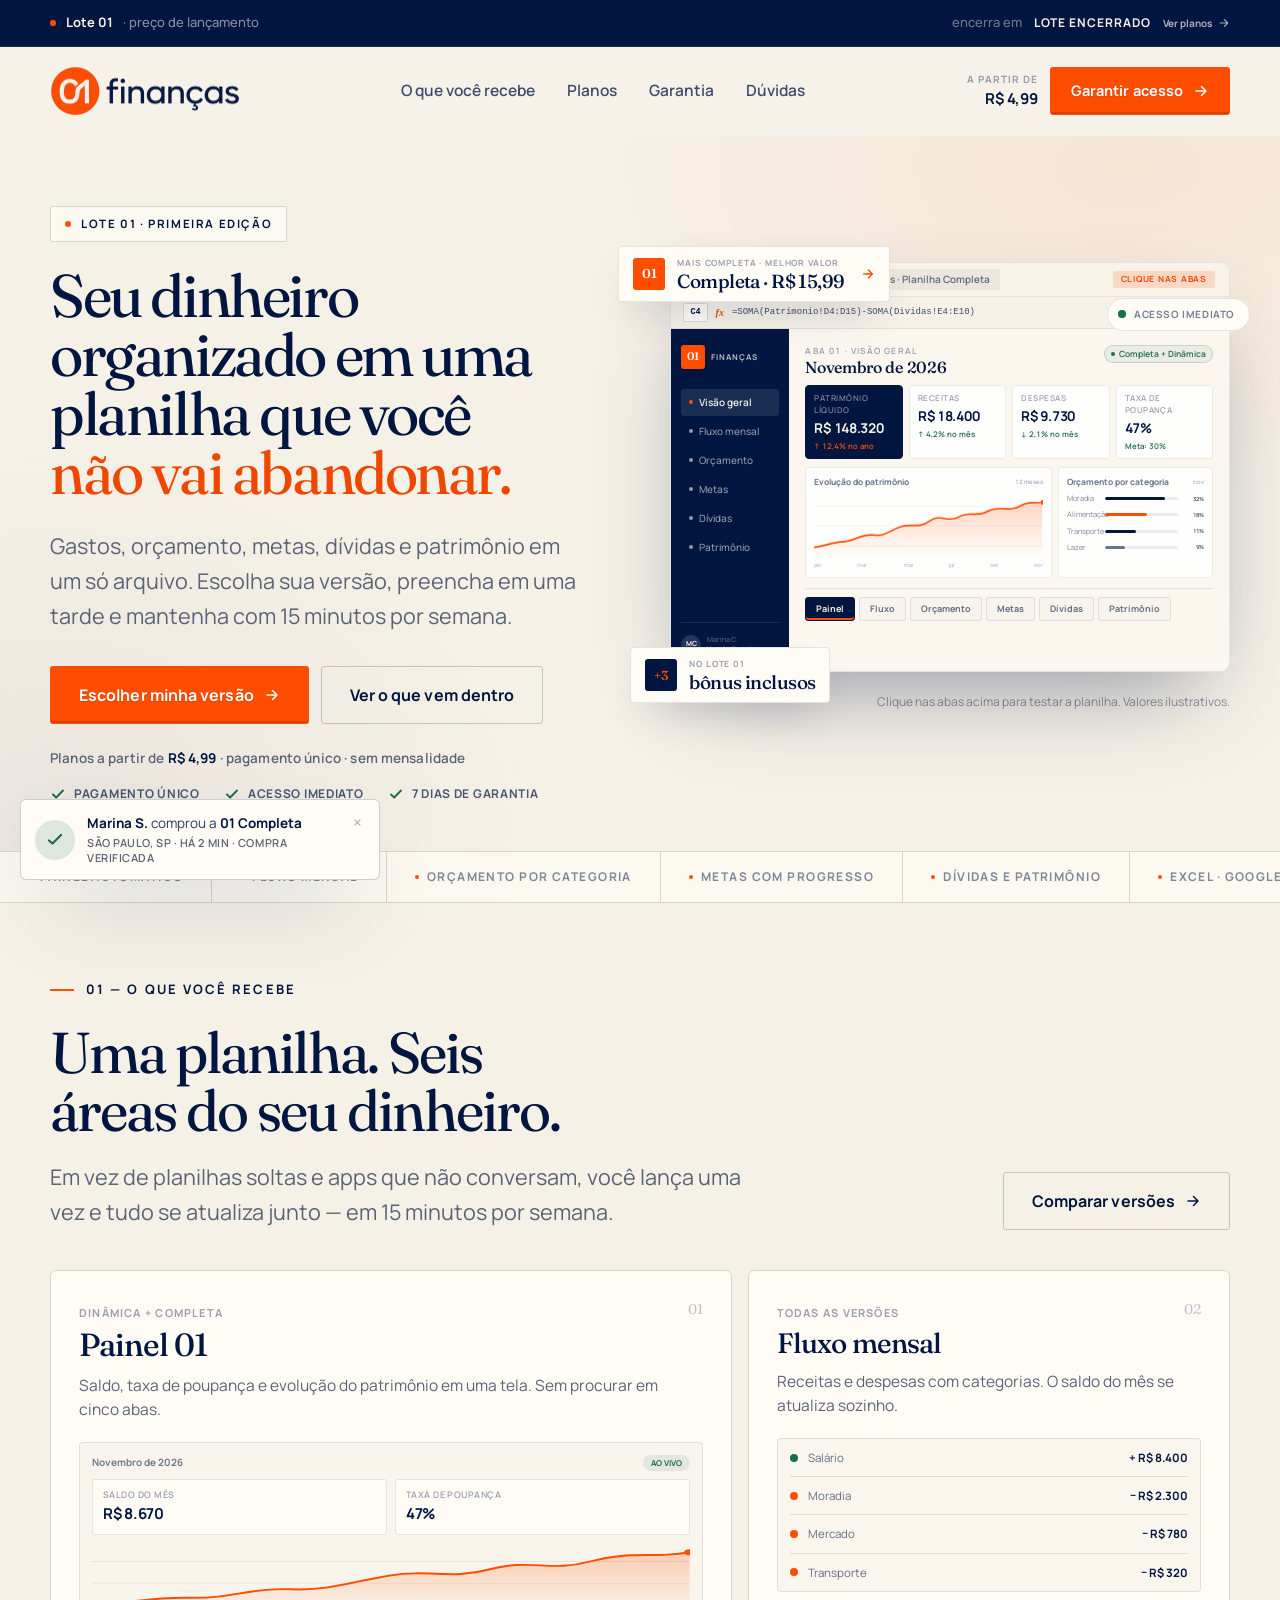
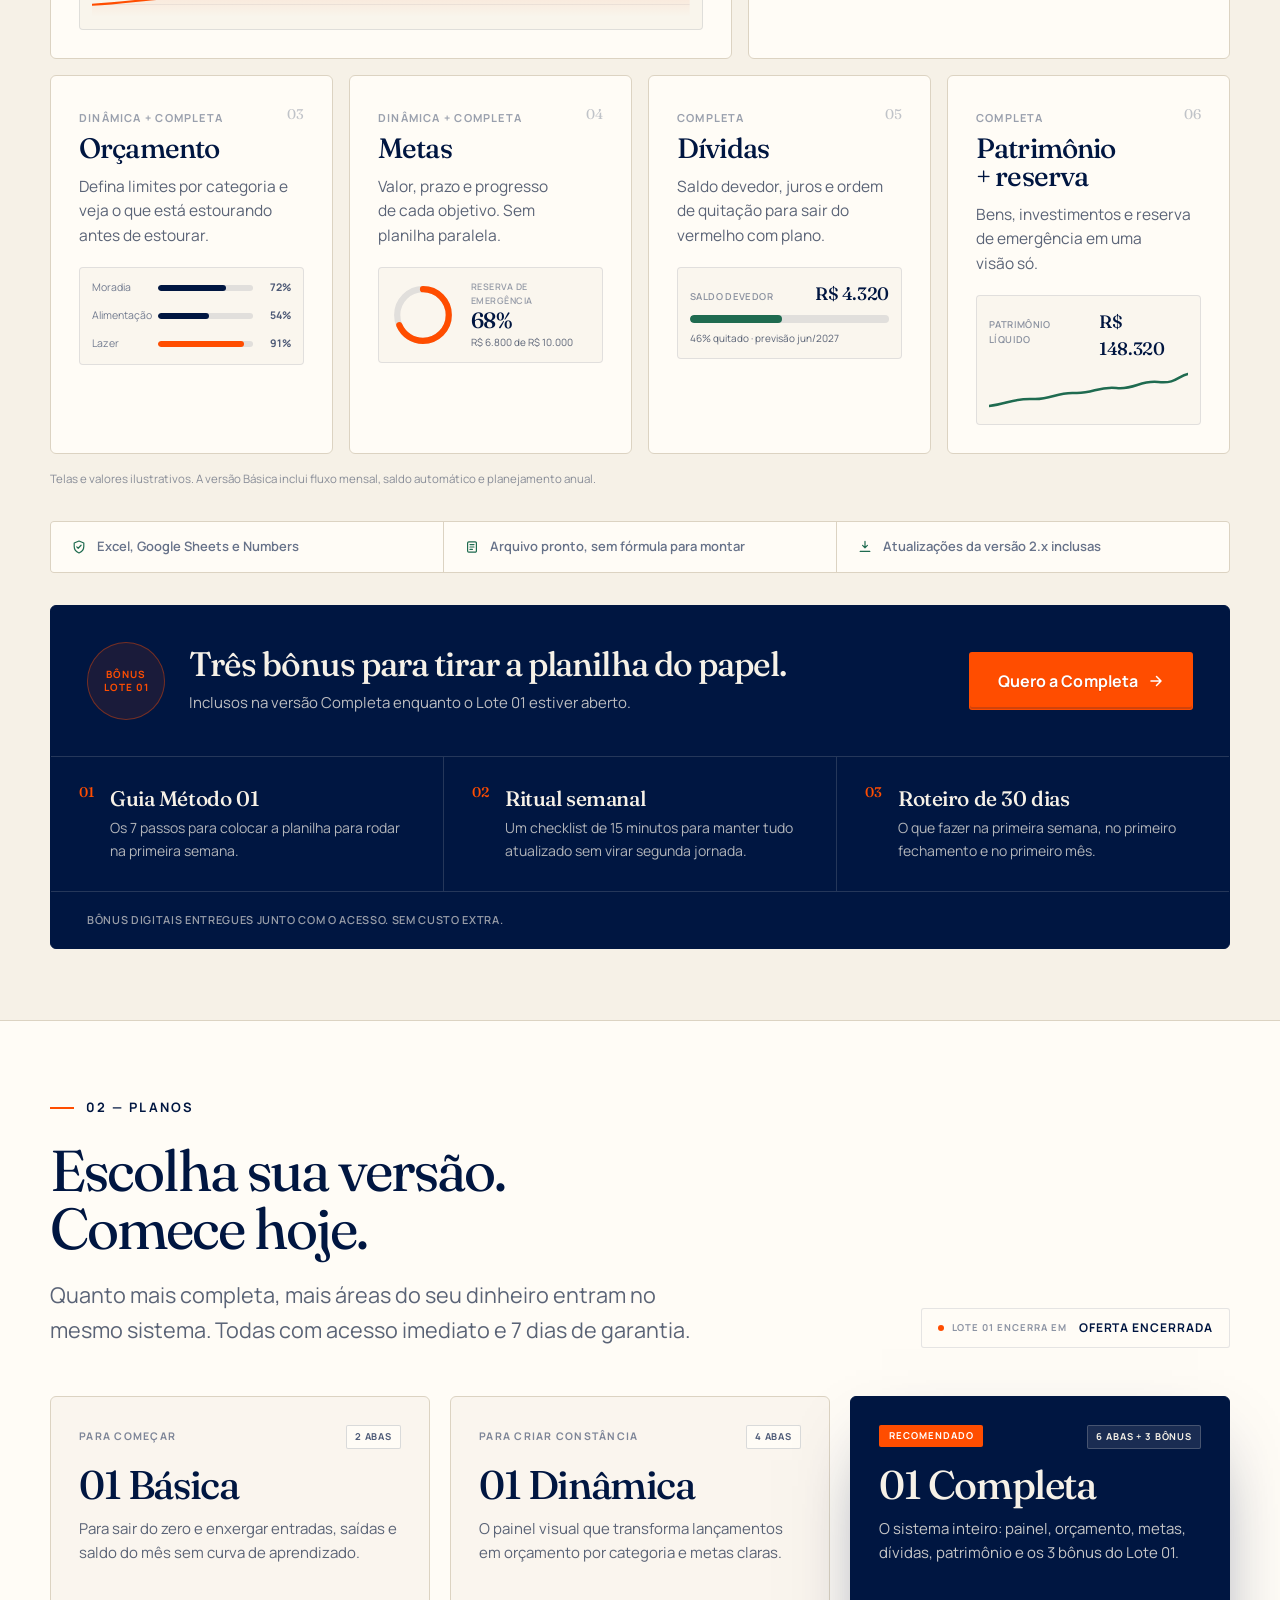
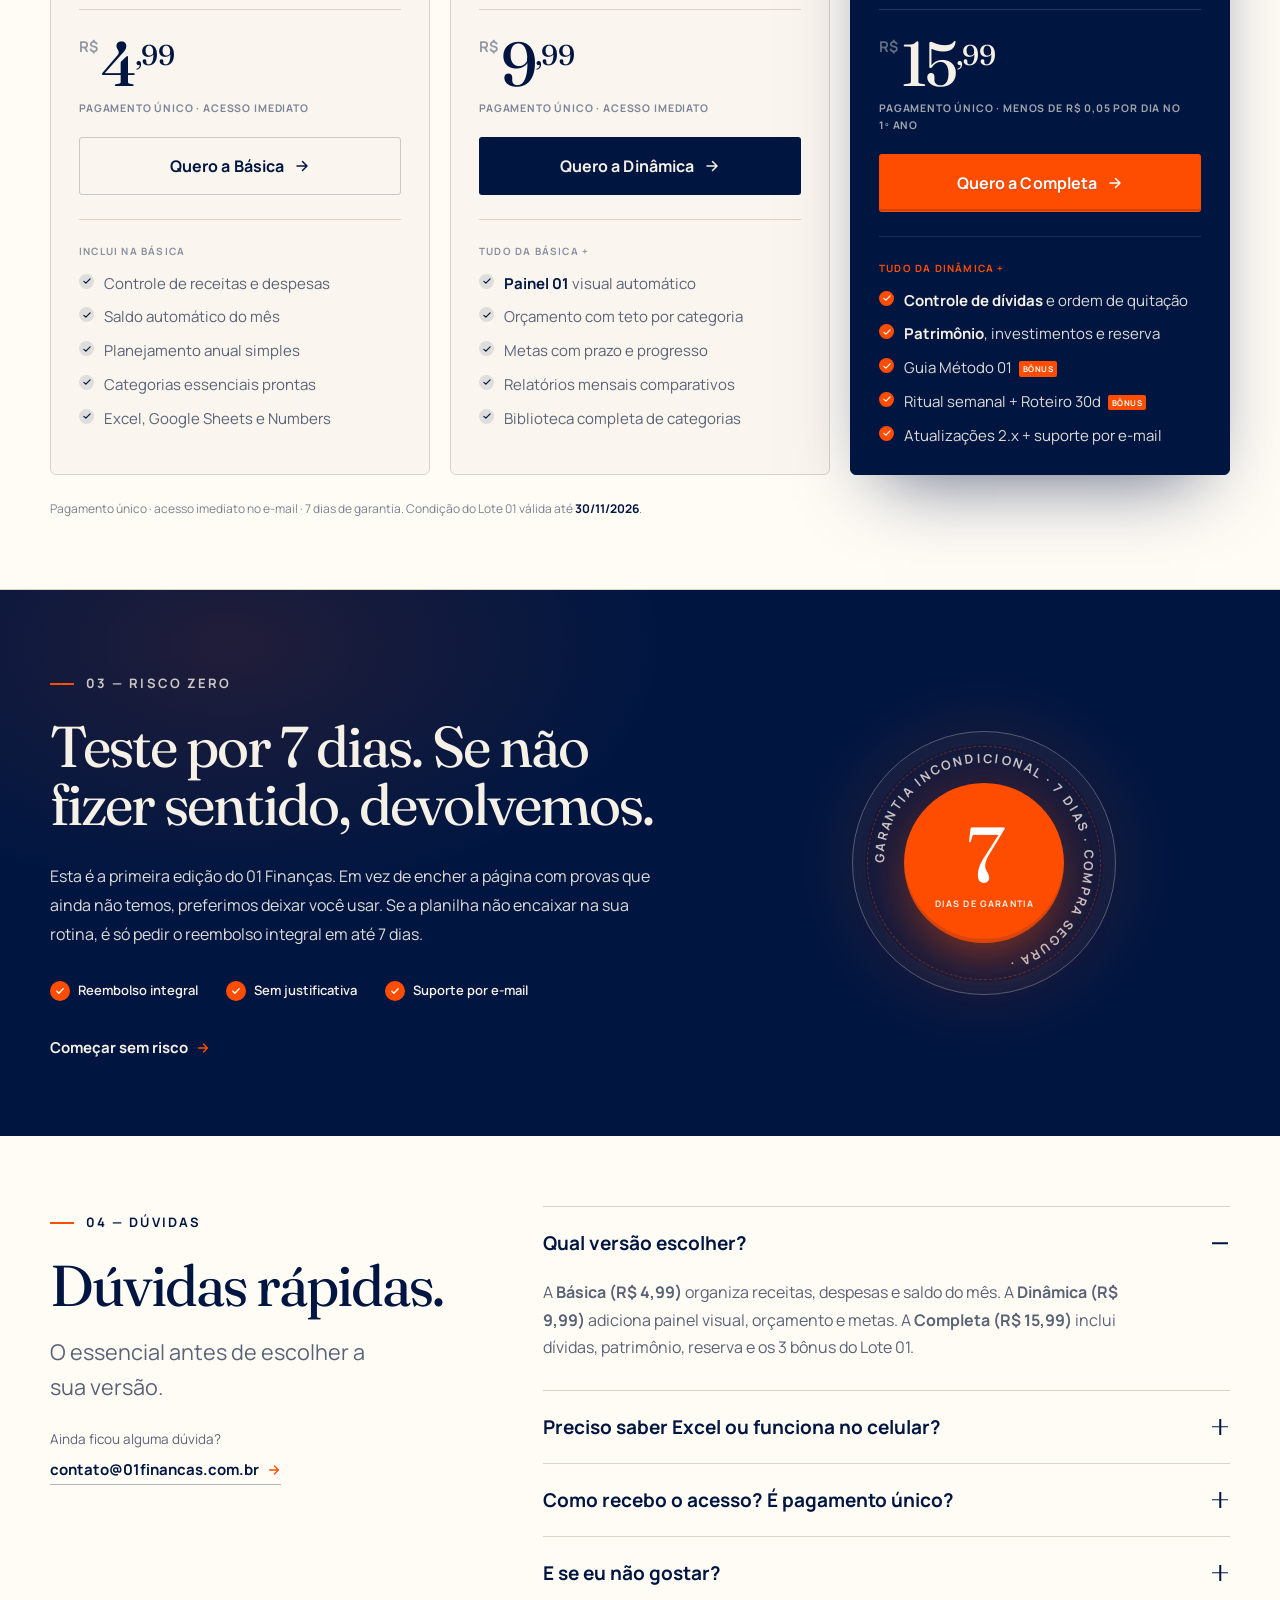
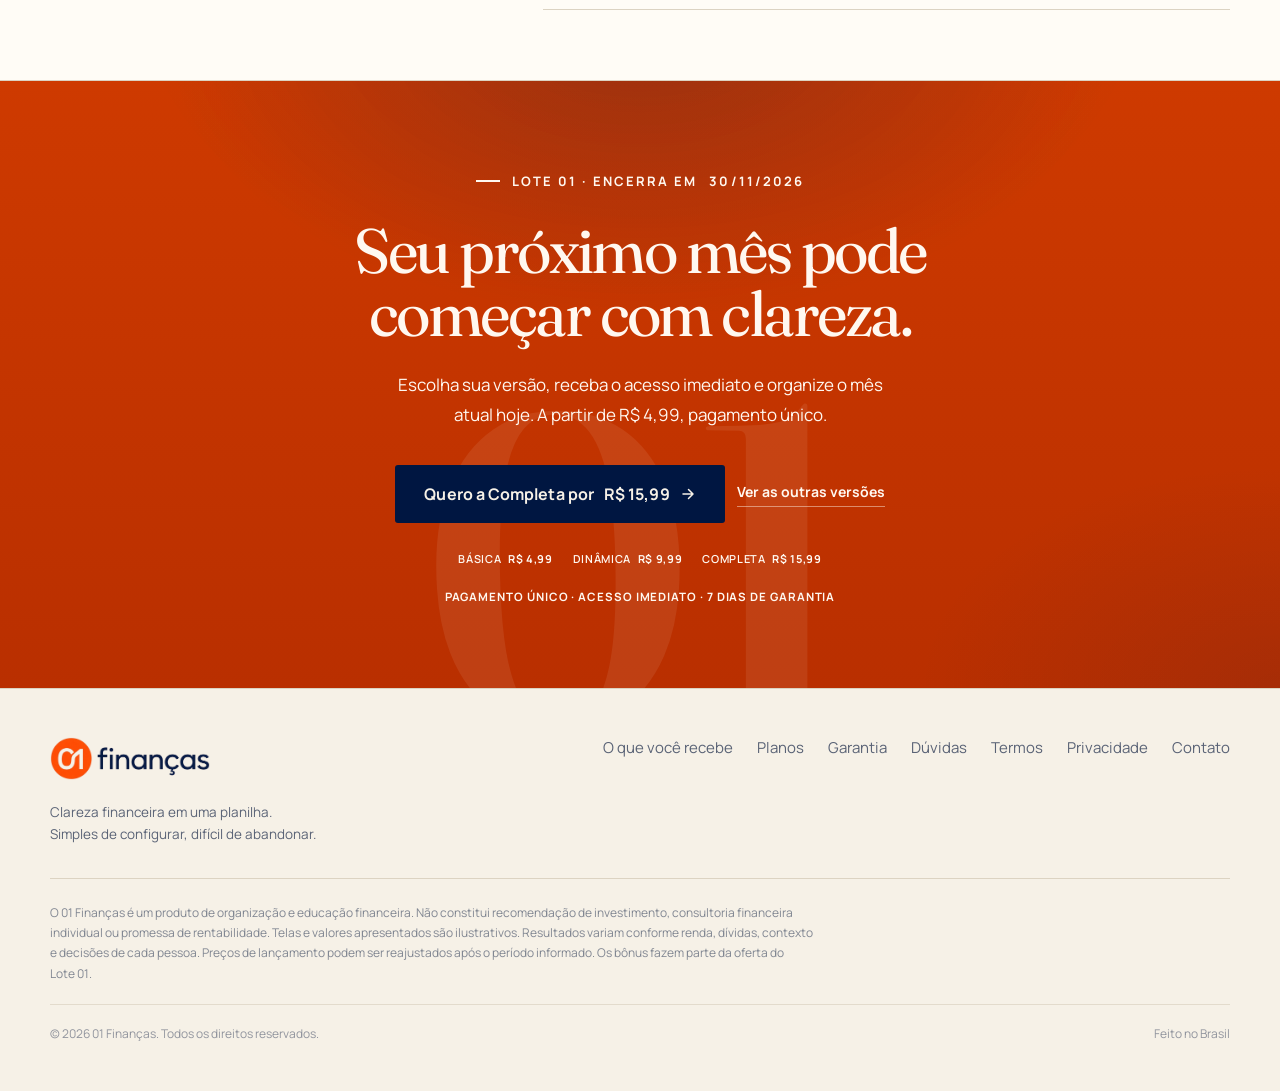
<file: Planilha/index.html>
<!doctype html>
<html lang="pt-BR">
<head>
  <meta charset="utf-8">
  <meta name="viewport" content="width=device-width, initial-scale=1">
  <title>01 Finanças — Planilha de Controle Financeiro Pessoal (Excel e Google Sheets) a partir de R$ 4,99</title>
  <meta name="description" content="Organize gastos, orçamento mensal, metas, dívidas e patrimônio em uma planilha pronta com Dashboard moderno para Excel, Google Sheets e Numbers. Básica R$ 4,99, Dinâmica R$ 9,99 e Completa R$ 15,99 com 3 bônus. Pagamento único e 7 dias de garantia.">
  <meta name="keywords" content="planilha de controle financeiro, planilha financeira pessoal, planilha de gastos mensais, planilha excel controle financeiro, planilha google sheets finanças, planilha orçamento familiar, planilha quitação de dívidas, planilha de investimentos e patrimônio, 01 finanças">
  <meta name="author" content="01 Finanças">
  <meta name="robots" content="index, follow, max-image-preview:large, max-snippet:-1, max-video-preview:-1">
  <meta name="theme-color" content="#001641">
  <link rel="canonical" href="https://01financas.com.br/">
  <link rel="alternate" hreflang="pt-BR" href="https://01financas.com.br/">
  <link rel="alternate" type="text/plain" href="llms.txt" title="Contexto 01 Finanças para IAs e LLMs">

  <meta property="og:type" content="product">
  <meta property="og:locale" content="pt_BR">
  <meta property="og:site_name" content="01 Finanças">
  <meta property="og:title" content="01 Finanças — Planilha de Controle Financeiro Pessoal a partir de R$ 4,99">
  <meta property="og:description" content="Seis áreas do seu dinheiro em uma única planilha com Dashboard moderno. Básica R$ 4,99, Dinâmica R$ 9,99 e Completa R$ 15,99 com 3 bônus. Pagamento único.">
  <meta property="og:url" content="https://01financas.com.br/">
  <meta property="og:image" content="https://01financas.com.br/assets/img/og-01-financas.png">
  <meta property="og:image:width" content="1200">
  <meta property="og:image:height" content="630">
  <meta property="og:image:alt" content="01 Finanças — planilha de controle financeiro com dashboard para Excel e Google Sheets">
  <meta property="product:price:amount" content="4.99">
  <meta property="product:price:currency" content="BRL">
  <meta property="product:availability" content="in stock">
  <meta property="product:condition" content="new">
  <meta name="twitter:card" content="summary_large_image">
  <meta name="twitter:title" content="01 Finanças — Planilha de Controle Financeiro Pessoal a partir de R$ 4,99">
  <meta name="twitter:description" content="Gastos, orçamento, metas, dívidas e patrimônio em uma só planilha com Dashboard. Acesso imediato e 7 dias de garantia.">
  <meta name="twitter:image" content="https://01financas.com.br/assets/img/og-01-financas.png">

  <link rel="icon" href="favicon.ico" sizes="any">
  <link rel="icon" type="image/png" sizes="32x32" href="assets/img/favicon-32.png">
  <link rel="apple-touch-icon" href="assets/img/apple-touch-icon.png">
  <link rel="manifest" href="site.webmanifest">

  <link rel="preload" href="assets/fonts/fraunces-latin.woff2" as="font" type="font/woff2" crossorigin>
  <link rel="preload" href="assets/fonts/manrope-latin.woff2" as="font" type="font/woff2" crossorigin>
  <link rel="stylesheet" href="assets/css/styles.css">
  <script>document.documentElement.classList.add('js');</script>

  <script type="application/ld+json">
  {
    "@context": "https://schema.org",
    "@graph": [
      {
        "@type": "Organization",
        "@id": "https://01financas.com.br/#organizacao",
        "name": "01 Finanças",
        "url": "https://01financas.com.br/",
        "logo": {
          "@type": "ImageObject",
          "url": "https://01financas.com.br/assets/img/icon-512.png",
          "width": 512,
          "height": 512
        },
        "email": "contato@01financas.com.br",
        "contactPoint": {
          "@type": "ContactPoint",
          "email": "contato@01financas.com.br",
          "contactType": "customer support",
          "availableLanguage": ["Portuguese"]
        }
      },
      {
        "@type": "WebSite",
        "@id": "https://01financas.com.br/#website",
        "url": "https://01financas.com.br/",
        "name": "01 Finanças",
        "inLanguage": "pt-BR",
        "publisher": { "@id": "https://01financas.com.br/#organizacao" }
      },
      {
        "@type": ["Product", "SoftwareApplication"],
        "@id": "https://01financas.com.br/#produto",
        "name": "01 Finanças — Planilha de Controle Financeiro Pessoal",
        "applicationCategory": "FinanceApplication",
        "operatingSystem": "Microsoft Excel, Google Sheets, Apple Numbers (Windows, macOS, Android, iOS)",
        "sku": "01FIN-LOTE01",
        "description": "Planilha de controle financeiro pessoal com Dashboard visual moderno (Painel 01), fluxo mensal de 12 meses, orçamento planejado vs. realizado por categoria, metas financeiras com progresso, plano de quitação de dívidas e gestão de patrimônio e investimentos.",
        "brand": { "@id": "https://01financas.com.br/#organizacao" },
        "image": [
          "https://01financas.com.br/assets/img/og-01-financas.png",
          "https://01financas.com.br/assets/img/icon-512.png"
        ],
        "hasMerchantReturnPolicy": {
          "@type": "MerchantReturnPolicy",
          "applicableCountry": "BR",
          "returnPolicyCategory": "https://schema.org/MerchantReturnFiniteReturnWindow",
          "merchantReturnDays": 7,
          "returnMethod": "https://schema.org/ReturnByMail",
          "returnFees": "https://schema.org/FreeReturn"
        },
        "offers": {
          "@type": "AggregateOffer",
          "url": "https://01financas.com.br/#planos",
          "priceCurrency": "BRL",
          "lowPrice": "4.99",
          "highPrice": "15.99",
          "offerCount": "3",
          "availability": "https://schema.org/InStock",
          "priceValidUntil": "2026-11-30",
          "offers": [
            {
              "@type": "Offer",
              "name": "01 Finanças — Versão Básica (2 abas: Painel 01 + Fluxo Mensal)",
              "sku": "01FIN-BASICA",
              "price": "4.99",
              "priceCurrency": "BRL",
              "availability": "https://schema.org/InStock",
              "url": "https://01financas.com.br/#planos",
              "priceValidUntil": "2026-11-30"
            },
            {
              "@type": "Offer",
              "name": "01 Finanças — Versão Dinâmica (4 abas: Painel 01, Fluxo, Orçamento e Metas)",
              "sku": "01FIN-DINAMICA",
              "price": "9.99",
              "priceCurrency": "BRL",
              "availability": "https://schema.org/InStock",
              "url": "https://01financas.com.br/#planos",
              "priceValidUntil": "2026-11-30"
            },
            {
              "@type": "Offer",
              "name": "01 Finanças — Versão Completa (6 abas + Dívidas + Patrimônio + 3 Bônus Lote 01)",
              "sku": "01FIN-COMPLETA",
              "price": "15.99",
              "priceCurrency": "BRL",
              "availability": "https://schema.org/InStock",
              "url": "https://01financas.com.br/#planos",
              "priceValidUntil": "2026-11-30"
            }
          ]
        }
      },
      {
        "@type": "FAQPage",
        "@id": "https://01financas.com.br/#faq",
        "mainEntity": [
          {
            "@type": "Question",
            "name": "Qual versão escolher?",
            "acceptedAnswer": { "@type": "Answer", "text": "A Básica (R$ 4,99) organiza receitas, despesas e saldo do mês com Dashboard. A Dinâmica (R$ 9,99) adiciona orçamento com teto por categoria e metas com prazo. A Completa (R$ 15,99) inclui controle de dívidas, patrimônio, reserva de emergência e os três bônus do Lote 01." }
          },
          {
            "@type": "Question",
            "name": "Preciso saber Excel ou funciona no celular?",
            "acceptedAnswer": { "@type": "Answer", "text": "Não precisa saber fórmulas: a planilha já vem pronta para Excel, Google Sheets e Numbers, com cálculos automáticos e visão mobile responsiva." }
          },
          {
            "@type": "Question",
            "name": "Como recebo o acesso? É pagamento único?",
            "acceptedAnswer": { "@type": "Answer", "text": "Sim, pagamento único sem mensalidade. O acesso chega imediatamente no seu e-mail após a confirmação do pagamento (Pix e cartão liberam na hora)." }
          },
          {
            "@type": "Question",
            "name": "E se eu não gostar?",
            "acceptedAnswer": { "@type": "Answer", "text": "Você tem 7 dias corridos de garantia incondicional para solicitar o reembolso integral pelo e-mail de suporte, sem precisar justificar." }
          }
        ]
      }
    ]
  }
  </script>
</head>
<body id="topo">
  <a class="skip-link" href="#conteudo">Pular para o conteúdo</a>

  <div class="topbar">
    <div class="container-x topbar__inner">
      <p class="flex items-center gap-2.5">
        <span class="relative flex h-1.5 w-1.5" aria-hidden="true">
          <span class="absolute inline-flex h-full w-full animate-ping rounded-full bg-orange opacity-60"></span>
          <span class="relative inline-flex h-1.5 w-1.5 rounded-full bg-orange"></span>
        </span>
        <strong class="font-bold">Lote 01</strong>
        <span class="hidden text-ivory/55 sm:inline">· preço de lançamento</span>
        <span class="text-ivory/55 sm:hidden">· R$ 4,99</span>
      </p>
      <div class="flex items-center gap-3">
        <span class="hidden text-ivory/45 sm:inline">encerra em</span>
        <span class="countdown" data-countdown aria-label="Tempo restante da condição de lançamento">
          <span class="countdown__part"><b data-days>00</b><span>d</span></span>
          <span class="countdown__sep">:</span>
          <span class="countdown__part"><b data-hours>00</b><span>h</span></span>
          <span class="countdown__sep">:</span>
          <span class="countdown__part"><b data-minutes>00</b><span>min</span></span>
          <span class="countdown__sep hidden sm:inline">:</span>
          <span class="countdown__part hidden sm:inline-flex"><b data-seconds>00</b><span>s</span></span>
        </span>
        <span class="countdown-expired" data-countdown-expired>Lote encerrado</span>
        <a class="topbar__link" href="#planos">Ver planos
          <svg class="h-3 w-3" viewBox="0 0 16 16" fill="none" aria-hidden="true"><path d="M3 8h9M8.5 3.5 13 8l-4.5 4.5" stroke="currentColor" stroke-width="1.6" stroke-linecap="round" stroke-linejoin="round"/></svg>
        </a>
      </div>
    </div>
  </div>

  <header class="site-header" id="header">
    <div class="container-x site-header__inner">
      <a class="brand" href="#topo" aria-label="01 Finanças — voltar ao início">
        <img src="assets/img/logo-01-financas.webp" width="760" height="202" alt="01 Finanças" fetchpriority="high">
      </a>
      <nav class="hidden items-center gap-8 md:flex" aria-label="Navegação principal">
        <a class="nav-link" href="#o-que-recebe">O que você recebe</a>
        <a class="nav-link" href="#planos">Planos</a>
        <a class="nav-link" href="#garantia">Garantia</a>
        <a class="nav-link" href="#duvidas">Dúvidas</a>
      </nav>
      <div class="flex items-center gap-3">
        <span class="hidden text-right text-[10px] font-bold uppercase leading-tight tracking-[.1em] text-ink/40 xl:block">
          a partir de
          <span class="mt-1 block text-[15px] font-bold tracking-[-.01em] text-ink" data-price-min>R$ 4,99</span>
        </span>
        <a class="btn btn--primary js-magnetic min-h-[46px] px-4 py-2.5 text-[13px] sm:px-5 sm:text-[14px]" href="#planos" data-cta="header">
          <span class="sm:hidden">Planos</span>
          <span class="hidden sm:inline">Garantir acesso</span>
          <svg viewBox="0 0 16 16" fill="none" aria-hidden="true"><path d="M3 8h9M8.5 3.5 13 8l-4.5 4.5" stroke="currentColor" stroke-width="1.5" stroke-linecap="round" stroke-linejoin="round"/></svg>
        </a>
      </div>
    </div>
    <div class="scroll-progress" data-scroll-progress aria-hidden="true"></div>
  </header>

  <main id="conteudo">
    <section class="hero-section pb-0" aria-labelledby="hero-title">
      <div class="container-x">
        <div class="hero-grid">
          <div>
            <span class="badge-launch" data-reveal><i aria-hidden="true"></i>Lote 01 · primeira edição</span>
            <h1 class="hero-title" id="hero-title" data-reveal style="--reveal-delay:60ms">
              Seu dinheiro organizado em uma planilha que você <em>não vai abandonar.</em>
            </h1>
            <p class="lead mt-6 max-w-[48ch] sm:mt-7" data-reveal style="--reveal-delay:120ms">
              Gastos, orçamento, metas, dívidas e patrimônio em um só arquivo. Escolha sua versão, preencha em uma tarde e mantenha com 15 minutos por semana.
            </p>

            <div class="mt-8 flex flex-col gap-3 sm:flex-row sm:items-center" data-reveal style="--reveal-delay:180ms">
              <a class="btn btn--primary js-magnetic" href="#planos" data-cta="hero">
                Escolher minha versão
                <svg viewBox="0 0 16 16" fill="none" aria-hidden="true"><path d="M3 8h9M8.5 3.5 13 8l-4.5 4.5" stroke="currentColor" stroke-width="1.5" stroke-linecap="round" stroke-linejoin="round"/></svg>
              </a>
              <a class="btn btn--ghost" href="#o-que-recebe">Ver o que vem dentro</a>
            </div>

            <p class="mt-6 text-[13.5px] font-semibold tracking-[.01em] text-muted" data-reveal style="--reveal-delay:210ms">
              Planos a partir de <strong class="font-bold text-ink" data-price-min>R$ 4,99</strong> · pagamento único · sem mensalidade
            </p>

            <ul class="mt-4 flex flex-wrap items-center gap-x-6 gap-y-2.5 text-[12px] font-bold uppercase tracking-[.06em] text-ink/70" data-reveal style="--reveal-delay:240ms">
              <li class="flex items-center gap-2">
                <svg class="h-4 w-4 text-forest" viewBox="0 0 16 16" fill="none" aria-hidden="true"><path d="m3 8.5 3.2 3L13 4.5" stroke="currentColor" stroke-width="1.9" stroke-linecap="round" stroke-linejoin="round"/></svg>
                Pagamento único
              </li>
              <li class="flex items-center gap-2">
                <svg class="h-4 w-4 text-forest" viewBox="0 0 16 16" fill="none" aria-hidden="true"><path d="m3 8.5 3.2 3L13 4.5" stroke="currentColor" stroke-width="1.9" stroke-linecap="round" stroke-linejoin="round"/></svg>
                Acesso imediato
              </li>
              <li class="flex items-center gap-2">
                <svg class="h-4 w-4 text-forest" viewBox="0 0 16 16" fill="none" aria-hidden="true"><path d="m3 8.5 3.2 3L13 4.5" stroke="currentColor" stroke-width="1.9" stroke-linecap="round" stroke-linejoin="round"/></svg>
                7 dias de garantia
              </li>
            </ul>
          </div>

          <div class="hero-visual" data-reveal style="--reveal-delay:160ms">
            <a class="hero-chip hero-chip--price group" href="#planos" aria-label="Ver a versão Completa por R$ 15,99">
              <span class="hero-chip__mark">01</span>
              <span>
                <small>Mais completa · melhor valor</small>
                <strong>Completa · R$ 15,99</strong>
              </span>
              <svg class="ml-1 h-3.5 w-3.5 text-orange transition-transform duration-300 group-hover:translate-x-1" viewBox="0 0 16 16" fill="none" aria-hidden="true"><path d="M3 8h9M8.5 3.5 13 8l-4.5 4.5" stroke="currentColor" stroke-width="1.6" stroke-linecap="round" stroke-linejoin="round"/></svg>
            </a>
            <span class="hero-chip hero-chip--access">
              <span class="hero-chip__dot" aria-hidden="true"></span>
              <span class="hero-chip__access-label">Acesso imediato</span>
            </span>
            <span class="hero-chip hero-chip--bonus">
              <span class="hero-chip__mark">+3</span>
              <span>
                <small>No Lote 01</small>
                <strong>bônus inclusos</strong>
              </span>
            </span>

            <figure class="m-0">
              <div class="mockup" data-mockup>
                <div class="mockup__bar">
                  <div class="mockup__dots" aria-hidden="true"><i></i><i></i><i></i></div>
                  <div class="mockup__tab"><i aria-hidden="true"></i>01 Finanças · Planilha Completa</div>
                  <span class="mockup__hint">Clique nas abas</span>
                </div>
                <div class="mockup__formula" aria-hidden="true">
                  <span class="mockup__cell" data-mockup-cell>C4</span>
                  <span class="mockup__fx">fx</span>
                  <code data-mockup-formula>=SOMA(Patrimonio!D4:D15)-SOMA(Dividas!E4:E10)</code>
                </div>
                <div class="mockup__body">
                  <aside class="mockup__sidebar" aria-label="Áreas da planilha">
                    <div class="mockup__brand"><b>01</b><span>Finanças</span></div>
                    <nav class="mockup__nav">
                      <button type="button" class="is-active" data-sheet-trigger="painel"><i></i>Visão geral</button>
                      <button type="button" data-sheet-trigger="fluxo"><i></i>Fluxo mensal</button>
                      <button type="button" data-sheet-trigger="orcamento"><i></i>Orçamento</button>
                      <button type="button" data-sheet-trigger="metas"><i></i>Metas</button>
                      <button type="button" data-sheet-trigger="dividas"><i></i>Dívidas</button>
                      <button type="button" data-sheet-trigger="patrimonio"><i></i>Patrimônio</button>
                    </nav>
                    <div class="mockup__profile"><b>MC</b><span>Marina C.<br>Versão Completa</span></div>
                  </aside>
                  <div class="mockup__main">
                    <!-- ABA 1 · PAINEL -->
                    <div class="mockup__view is-active" data-sheet-panel="painel">
                      <div class="mockup__head">
                        <div><small>Aba 01 · Visão geral</small><h3>Novembro de 2026</h3></div>
                        <span class="mockup__chip">Completa + Dinâmica</span>
                      </div>
                      <div class="mockup__metrics">
                        <div class="mockup__metric mockup__metric--dark"><span>Patrimônio líquido</span><strong>R$ 148.320</strong><small>↑ 12,4% no ano</small></div>
                        <div class="mockup__metric"><span>Receitas</span><strong>R$ 18.400</strong><small>↑ 4,2% no mês</small></div>
                        <div class="mockup__metric"><span>Despesas</span><strong>R$ 9.730</strong><small>↓ 2,1% no mês</small></div>
                        <div class="mockup__metric"><span>Taxa de poupança</span><strong>47%</strong><small>Meta: 30%</small></div>
                      </div>
                      <div class="mockup__panels">
                        <div class="mockup__panel">
                          <div class="mockup__panel-head"><span>Evolução do patrimônio</span><span>12 meses</span></div>
                          <svg class="mockup__chart" viewBox="0 0 360 80" preserveAspectRatio="none" aria-hidden="true">
                            <defs>
                              <linearGradient id="hero-area" x1="0" y1="0" x2="0" y2="1">
                                <stop offset="0%" stop-color="#FF4D00" stop-opacity=".22"/>
                                <stop offset="100%" stop-color="#FF4D00" stop-opacity="0"/>
                              </linearGradient>
                            </defs>
                            <g stroke="#001641" stroke-opacity=".07" stroke-width="1">
                              <line x1="0" y1="16" x2="360" y2="16"/>
                              <line x1="0" y1="40" x2="360" y2="40"/>
                              <line x1="0" y1="64" x2="360" y2="64"/>
                            </g>
                            <path d="M0 66 C18 64 28 60 46 59 S76 49 94 51 S118 46 136 41 S164 44 182 34 S210 37 228 29 S256 30 274 22 S306 24 324 16 S348 14 360 11 L360 80 L0 80 Z" fill="url(#hero-area)"/>
                            <path d="M0 66 C18 64 28 60 46 59 S76 49 94 51 S118 46 136 41 S164 44 182 34 S210 37 228 29 S256 30 274 22 S306 24 324 16 S348 14 360 11" fill="none" stroke="#FF4D00" stroke-width="2" stroke-linecap="round"/>
                            <circle cx="360" cy="11" r="3" fill="#FF4D00"/>
                          </svg>
                          <div class="mockup__axis"><span>jan</span><span>mar</span><span>mai</span><span>jul</span><span>set</span><span>nov</span></div>
                        </div>
                        <div class="mockup__panel">
                          <div class="mockup__panel-head"><span>Orçamento por categoria</span><span>nov</span></div>
                          <div class="mockup__bars">
                            <div class="mockup__bar-row"><span>Moradia</span><div class="mockup__track"><i style="width:82%;background:#001641"></i></div><strong>32%</strong></div>
                            <div class="mockup__bar-row"><span>Alimentação</span><div class="mockup__track"><i style="width:58%;background:#FF4D00"></i></div><strong>18%</strong></div>
                            <div class="mockup__bar-row"><span>Transporte</span><div class="mockup__track"><i style="width:42%;background:#001641"></i></div><strong>11%</strong></div>
                            <div class="mockup__bar-row"><span>Lazer</span><div class="mockup__track"><i style="width:28%;background:#001641;opacity:.55"></i></div><strong>9%</strong></div>
                          </div>
                        </div>
                      </div>
                    </div>

                    <!-- ABA 2 · FLUXO MENSAL -->
                    <div class="mockup__view" data-sheet-panel="fluxo" hidden>
                      <div class="mockup__head">
                        <div><small>Aba 02 · Lançamentos do mês</small><h3>Fluxo de novembro</h3></div>
                        <span class="mockup__chip">Todas as versões</span>
                      </div>
                      <div class="mockup__metrics">
                        <div class="mockup__metric mockup__metric--dark"><span>Saldo livre</span><strong>+ R$ 8.670</strong><small>47% da renda</small></div>
                        <div class="mockup__metric"><span>Entradas</span><strong>R$ 18.400</strong><small>2 fontes</small></div>
                        <div class="mockup__metric"><span>Saídas fixas</span><strong>R$ 6.120</strong><small>33% do mês</small></div>
                        <div class="mockup__metric"><span>Variáveis</span><strong>R$ 3.610</strong><small>dentro da meta</small></div>
                      </div>
                      <div class="mockup__table" role="table" aria-label="Exemplo de lançamentos">
                        <div class="mockup__row mockup__row--head"><span>Data</span><span>Descrição</span><span>Categoria</span><span>Valor</span></div>
                        <div class="mockup__row"><span>05/11</span><strong>Salário líquido</strong><i class="is-in">Renda</i><b class="is-in">+ R$ 14.200</b></div>
                        <div class="mockup__row"><span>07/11</span><strong>Aluguel + condomínio</strong><i>Moradia</i><b>− R$ 3.100</b></div>
                        <div class="mockup__row"><span>10/11</span><strong>Supermercado mensal</strong><i>Alimentação</i><b>− R$ 1.280</b></div>
                        <div class="mockup__row"><span>12/11</span><strong>Aporte Tesouro Selic</strong><i class="is-in">Reserva</i><b class="is-in">+ R$ 2.500</b></div>
                      </div>
                    </div>

                    <!-- ABA 3 · ORÇAMENTO -->
                    <div class="mockup__view" data-sheet-panel="orcamento" hidden>
                      <div class="mockup__head">
                        <div><small>Aba 03 · Teto por categoria</small><h3>Orçamento planejado × real</h3></div>
                        <span class="mockup__chip">Dinâmica + Completa</span>
                      </div>
                      <div class="mockup__metrics">
                        <div class="mockup__metric mockup__metric--dark"><span>Teto do mês</span><strong>R$ 11.000</strong><small>planejado</small></div>
                        <div class="mockup__metric"><span>Gasto até hoje</span><strong>R$ 9.730</strong><small>88% utilizado</small></div>
                        <div class="mockup__metric"><span>Folga no mês</span><strong>R$ 1.270</strong><small>disponível</small></div>
                        <div class="mockup__metric"><span>Alertas</span><strong>1 atenção</strong><small>Lazer em 91%</small></div>
                      </div>
                      <div class="mockup__table">
                        <div class="mockup__row mockup__row--head"><span>Categoria</span><span>Uso do limite</span><span>Status</span><span>Real / Meta</span></div>
                        <div class="mockup__row"><strong>Moradia</strong><div class="mockup__track"><i style="width:78%;background:#001641"></i></div><i class="is-in">OK</i><b>R$ 3.100 / 4.000</b></div>
                        <div class="mockup__row"><strong>Alimentação</strong><div class="mockup__track"><i style="width:68%;background:#1F6B50"></i></div><i class="is-in">OK</i><b>R$ 1.700 / 2.500</b></div>
                        <div class="mockup__row"><strong>Transporte</strong><div class="mockup__track"><i style="width:62%;background:#001641"></i></div><i class="is-in">OK</i><b>R$ 930 / 1.500</b></div>
                        <div class="mockup__row"><strong>Lazer</strong><div class="mockup__track"><i style="width:91%;background:#FF4D00"></i></div><i class="is-warn">91%</i><b>R$ 1.090 / 1.200</b></div>
                      </div>
                    </div>

                    <!-- ABA 4 · METAS -->
                    <div class="mockup__view" data-sheet-panel="metas" hidden>
                      <div class="mockup__head">
                        <div><small>Aba 04 · Objetivos com prazo</small><h3>Metas em andamento</h3></div>
                        <span class="mockup__chip">Dinâmica + Completa</span>
                      </div>
                      <div class="mockup__metrics">
                        <div class="mockup__metric mockup__metric--dark"><span>Total acumulado</span><strong>R$ 44.800</strong><small>em 3 metas</small></div>
                        <div class="mockup__metric"><span>Meta total</span><strong>R$ 65.000</strong><small>69% concluído</small></div>
                        <div class="mockup__metric"><span>Aporte mensal</span><strong>R$ 2.800</strong><small>automático</small></div>
                        <div class="mockup__metric"><span>Próxima meta</span><strong>Mar/2027</strong><small>Reserva 100%</small></div>
                      </div>
                      <div class="mockup__table">
                        <div class="mockup__row mockup__row--head"><span>Objetivo</span><span>Progresso</span><span>Prazo</span><span>Acumulado</span></div>
                        <div class="mockup__row"><strong>Reserva de emergência</strong><div class="mockup__track"><i style="width:82%;background:#1F6B50"></i></div><i class="is-in">82%</i><b>R$ 24.600 / 30k</b></div>
                        <div class="mockup__row"><strong>Viagem internacional</strong><div class="mockup__track"><i style="width:64%;background:#FF4D00"></i></div><i>64%</i><b>R$ 9.600 / 15k</b></div>
                        <div class="mockup__row"><strong>Troca do carro</strong><div class="mockup__track"><i style="width:53%;background:#001641"></i></div><i>53%</i><b>R$ 10.600 / 20k</b></div>
                      </div>
                    </div>

                    <!-- ABA 5 · DÍVIDAS -->
                    <div class="mockup__view" data-sheet-panel="dividas" hidden>
                      <div class="mockup__head">
                        <div><small>Aba 05 · Plano de quitação</small><h3>Controle de dívidas e juros</h3></div>
                        <span class="mockup__chip">Exclusivo Completa</span>
                      </div>
                      <div class="mockup__metrics">
                        <div class="mockup__metric mockup__metric--dark"><span>Saldo devedor</span><strong>R$ 4.320</strong><small>↓ 54% quitado</small></div>
                        <div class="mockup__metric"><span>Já amortizado</span><strong>R$ 5.080</strong><small>no ano</small></div>
                        <div class="mockup__metric"><span>Parcela mensal</span><strong>R$ 720</strong><small>6x restantes</small></div>
                        <div class="mockup__metric"><span>Quitação</span><strong>Mai/2027</strong><small>economia R$ 940</small></div>
                      </div>
                      <div class="mockup__table">
                        <div class="mockup__row mockup__row--head"><span>Contrato</span><span>Juros</span><span>Prioridade</span><span>Saldo atual</span></div>
                        <div class="mockup__row"><strong>Cartão parcelado</strong><i class="is-warn">4,9% a.m.</i><i class="is-warn">1ª Quitar</i><b>R$ 1.420</b></div>
                        <div class="mockup__row"><strong>Empréstimo pessoal</strong><i>1,8% a.m.</i><i>2ª Quitar</i><b>R$ 2.900</b></div>
                        <div class="mockup__row"><strong>Financiamento notebook</strong><i class="is-in">0,0% a.m.</i><i class="is-in">Quitado</i><b>R$ 0</b></div>
                      </div>
                    </div>

                    <!-- ABA 6 · PATRIMÔNIO -->
                    <div class="mockup__view" data-sheet-panel="patrimonio" hidden>
                      <div class="mockup__head">
                        <div><small>Aba 06 · Bens, reserva e carteira</small><h3>Patrimônio e investimentos</h3></div>
                        <span class="mockup__chip">Exclusivo Completa</span>
                      </div>
                      <div class="mockup__metrics">
                        <div class="mockup__metric mockup__metric--dark"><span>Patrimônio líquido</span><strong>R$ 148.320</strong><small>+R$ 16.400 no ano</small></div>
                        <div class="mockup__metric"><span>Reserva líquida</span><strong>R$ 24.600</strong><small>6,2 meses</small></div>
                        <div class="mockup__metric"><span>Investimentos</span><strong>R$ 78.720</strong><small>Renda fixa + FIIs</small></div>
                        <div class="mockup__metric"><span>Bens / imobilizado</span><strong>R$ 45.000</strong><small>atualizado</small></div>
                      </div>
                      <div class="mockup__table">
                        <div class="mockup__row mockup__row--head"><span>Classe</span><span>Alocação</span><span>Liquidez</span><span>Saldo</span></div>
                        <div class="mockup__row"><strong>Tesouro Selic / CDB DI</strong><div class="mockup__track"><i style="width:52%;background:#1F6B50"></i></div><i class="is-in">Diária</i><b>R$ 54.200</b></div>
                        <div class="mockup__row"><strong>IPCA+ e Previdência</strong><div class="mockup__track"><i style="width:28%;background:#001641"></i></div><i>Longo prazo</i><b>R$ 29.120</b></div>
                        <div class="mockup__row"><strong>Fundos Imobiliários + ETFs</strong><div class="mockup__track"><i style="width:20%;background:#FF4D00"></i></div><i>D+2</i><b>R$ 20.000</b></div>
                      </div>
                    </div>

                    <div class="mockup__sheets" role="tablist" aria-label="Abas da planilha">
                      <button type="button" class="mockup__sheet is-active" role="tab" aria-selected="true" data-sheet-trigger="painel">Painel</button>
                      <button type="button" class="mockup__sheet" role="tab" aria-selected="false" data-sheet-trigger="fluxo">Fluxo</button>
                      <button type="button" class="mockup__sheet" role="tab" aria-selected="false" data-sheet-trigger="orcamento">Orçamento</button>
                      <button type="button" class="mockup__sheet" role="tab" aria-selected="false" data-sheet-trigger="metas">Metas</button>
                      <button type="button" class="mockup__sheet" role="tab" aria-selected="false" data-sheet-trigger="dividas">Dívidas</button>
                      <button type="button" class="mockup__sheet" role="tab" aria-selected="false" data-sheet-trigger="patrimonio">Patrimônio</button>
                    </div>
                  </div>
                </div>
              </div>
              <figcaption class="hero-visual__note">Clique nas abas acima para testar a planilha. Valores ilustrativos.</figcaption>
            </figure>
          </div>
        </div>
      </div>

      <div class="ticker" aria-label="O que está incluído">
        <div class="ticker__track">
          <div class="ticker__group">
            <span class="ticker__item">Painel automático</span>
            <span class="ticker__item">Fluxo mensal</span>
            <span class="ticker__item">Orçamento por categoria</span>
            <span class="ticker__item">Metas com progresso</span>
            <span class="ticker__item">Dívidas e patrimônio</span>
            <span class="ticker__item">Excel · Google Sheets · Numbers</span>
            <span class="ticker__item">Acesso imediato</span>
            <span class="ticker__item">7 dias de garantia</span>
          </div>
          <div class="ticker__group" aria-hidden="true">
            <span class="ticker__item">Painel automático</span>
            <span class="ticker__item">Fluxo mensal</span>
            <span class="ticker__item">Orçamento por categoria</span>
            <span class="ticker__item">Metas com progresso</span>
            <span class="ticker__item">Dívidas e patrimônio</span>
            <span class="ticker__item">Excel · Google Sheets · Numbers</span>
            <span class="ticker__item">Acesso imediato</span>
            <span class="ticker__item">7 dias de garantia</span>
          </div>
        </div>
      </div>
    </section>

    <section class="section border-b border-line" id="o-que-recebe" aria-labelledby="recebe-title">
      <div class="container-x">
        <div class="flex flex-col gap-6 lg:flex-row lg:items-end lg:justify-between" data-reveal>
          <div class="max-w-[720px]">
            <span class="kicker">01 — O que você recebe</span>
            <h2 class="section-title mt-6" id="recebe-title">Uma planilha. Seis áreas do seu dinheiro.</h2>
            <p class="lead mt-5 max-w-[58ch]">Em vez de planilhas soltas e apps que não conversam, você lança uma vez e tudo se atualiza junto — em 15 minutos por semana.</p>
          </div>
          <a class="btn btn--ghost hidden lg:inline-flex" href="#planos">Comparar versões
            <svg viewBox="0 0 16 16" fill="none" aria-hidden="true"><path d="M3 8h9M8.5 3.5 13 8l-4.5 4.5" stroke="currentColor" stroke-width="1.5" stroke-linecap="round" stroke-linejoin="round"/></svg>
          </a>
        </div>

        <div class="feature-grid mt-10">
          <article class="feature-card feature-card--panel spotlight" data-reveal>
            <div class="feature-card__head">
              <div>
                <span class="feature-card__tag">Dinâmica + Completa</span>
                <h3>Painel 01</h3>
              </div>
              <span class="feature-card__index">01</span>
            </div>
            <p>Saldo, taxa de poupança e evolução do patrimônio em uma tela. Sem procurar em cinco abas.</p>
            <div class="fv-panel" aria-hidden="true">
              <div class="fv-panel__head"><span>Novembro de 2026</span><i>ao vivo</i></div>
              <div class="fv-panel__metrics">
                <div><small>Saldo do mês</small><strong>R$ 8.670</strong></div>
                <div><small>Taxa de poupança</small><strong>47%</strong></div>
              </div>
              <svg class="fv-chart" viewBox="0 0 420 96" preserveAspectRatio="none" aria-hidden="true">
                <defs>
                  <linearGradient id="fv-area" x1="0" y1="0" x2="0" y2="1">
                    <stop offset="0%" stop-color="#FF4D00" stop-opacity=".24"/>
                    <stop offset="100%" stop-color="#FF4D00" stop-opacity="0"/>
                  </linearGradient>
                </defs>
                <g stroke="#001641" stroke-opacity=".08" stroke-width="1">
                  <line x1="0" y1="24" x2="420" y2="24"/>
                  <line x1="0" y1="52" x2="420" y2="52"/>
                  <line x1="0" y1="80" x2="420" y2="80"/>
                </g>
                <path d="M0 80 C28 78 42 70 70 71 S112 58 140 60 S182 50 210 42 S252 48 280 34 S322 38 350 24 S394 20 420 12 L420 96 L0 96 Z" fill="url(#fv-area)"/>
                <path d="M0 80 C28 78 42 70 70 71 S112 58 140 60 S182 50 210 42 S252 48 280 34 S322 38 350 24 S394 20 420 12" fill="none" stroke="#FF4D00" stroke-width="2.5" stroke-linecap="round"/>
                <circle cx="420" cy="12" r="4" fill="#FF4D00"/>
              </svg>
            </div>
          </article>

          <article class="feature-card feature-card--flow spotlight" data-reveal style="--reveal-delay:70ms">
            <div class="feature-card__head">
              <div>
                <span class="feature-card__tag">Todas as versões</span>
                <h3>Fluxo mensal</h3>
              </div>
              <span class="feature-card__index">02</span>
            </div>
            <p>Receitas e despesas com categorias. O saldo do mês se atualiza sozinho.</p>
            <div class="fv-flow" aria-hidden="true">
              <div><span class="fv-dot fv-dot--in"></span><span>Salário</span><strong>+ R$ 8.400</strong></div>
              <div><span class="fv-dot fv-dot--out"></span><span>Moradia</span><strong>− R$ 2.300</strong></div>
              <div><span class="fv-dot fv-dot--out"></span><span>Mercado</span><strong>− R$ 780</strong></div>
              <div><span class="fv-dot fv-dot--out"></span><span>Transporte</span><strong>− R$ 320</strong></div>
            </div>
          </article>

          <article class="feature-card spotlight" data-reveal>
            <div class="feature-card__head">
              <div>
                <span class="feature-card__tag">Dinâmica + Completa</span>
                <h3>Orçamento</h3>
              </div>
              <span class="feature-card__index">03</span>
            </div>
            <p>Defina limites por categoria e veja o que está estourando antes de estourar.</p>
            <div class="fv-budget" aria-hidden="true">
              <div><span>Moradia</span><div class="fv-track"><i style="width:72%"></i></div><b>72%</b></div>
              <div><span>Alimentação</span><div class="fv-track"><i style="width:54%"></i></div><b>54%</b></div>
              <div><span>Lazer</span><div class="fv-track fv-track--warn"><i style="width:91%"></i></div><b>91%</b></div>
            </div>
          </article>

          <article class="feature-card spotlight" data-reveal style="--reveal-delay:60ms">
            <div class="feature-card__head">
              <div>
                <span class="feature-card__tag">Dinâmica + Completa</span>
                <h3>Metas</h3>
              </div>
              <span class="feature-card__index">04</span>
            </div>
            <p>Valor, prazo e progresso de cada objetivo. Sem planilha paralela.</p>
            <div class="fv-goal" aria-hidden="true">
              <svg viewBox="0 0 72 72">
                <circle cx="36" cy="36" r="29" fill="none" stroke="#001641" stroke-opacity=".1" stroke-width="7"/>
                <circle cx="36" cy="36" r="29" fill="none" stroke="#FF4D00" stroke-width="7" stroke-linecap="round" stroke-dasharray="182" stroke-dashoffset="58" transform="rotate(-90 36 36)"/>
              </svg>
              <div><small>Reserva de emergência</small><strong>68%</strong><span>R$ 6.800 de R$ 10.000</span></div>
            </div>
          </article>

          <article class="feature-card spotlight" data-reveal style="--reveal-delay:120ms">
            <div class="feature-card__head">
              <div>
                <span class="feature-card__tag">Completa</span>
                <h3>Dívidas</h3>
              </div>
              <span class="feature-card__index">05</span>
            </div>
            <p>Saldo devedor, juros e ordem de quitação para sair do vermelho com plano.</p>
            <div class="fv-debt" aria-hidden="true">
              <div><span>Saldo devedor</span><strong>R$ 4.320</strong></div>
              <div class="fv-track fv-track--dark"><i style="width:46%"></i></div>
              <small>46% quitado · previsão jun/2027</small>
            </div>
          </article>

          <article class="feature-card spotlight" data-reveal style="--reveal-delay:180ms">
            <div class="feature-card__head">
              <div>
                <span class="feature-card__tag">Completa</span>
                <h3>Patrimônio + reserva</h3>
              </div>
              <span class="feature-card__index">06</span>
            </div>
            <p>Bens, investimentos e reserva de emergência em uma visão só.</p>
            <div class="fv-wealth" aria-hidden="true">
              <div><span>Patrimônio líquido</span><strong>R$ 148.320</strong></div>
              <svg viewBox="0 0 200 42" preserveAspectRatio="none">
                <path d="M0 36 C18 34 26 28 44 29 S68 22 86 23 S110 16 128 18 S152 10 170 12 S190 6 200 4" fill="none" stroke="#1F6B50" stroke-width="2.5" stroke-linecap="round"/>
              </svg>
            </div>
          </article>
        </div>

        <p class="mt-4 text-[11.5px] leading-relaxed text-muted/70" data-reveal>Telas e valores ilustrativos. A versão Básica inclui fluxo mensal, saldo automático e planejamento anual.</p>

        <div class="compat-strip" data-reveal>
          <span class="compat-item"><svg viewBox="0 0 20 20" fill="none" aria-hidden="true"><path d="M10 2.5 4 5v4.5c0 3.6 2.4 6.5 6 8 3.6-1.5 6-4.4 6-8V5l-6-2.5Z" stroke="currentColor" stroke-width="1.5" stroke-linejoin="round"/><path d="m7.2 9.8 1.8 1.8 3.6-3.8" stroke="currentColor" stroke-width="1.5" stroke-linecap="round" stroke-linejoin="round"/></svg>Excel, Google Sheets e Numbers</span>
          <span class="compat-item"><svg viewBox="0 0 20 20" fill="none" aria-hidden="true"><path d="M6 3.5h8a1.5 1.5 0 0 1 1.5 1.5v10A1.5 1.5 0 0 1 14 16.5H6A1.5 1.5 0 0 1 4.5 15V5A1.5 1.5 0 0 1 6 3.5Z" stroke="currentColor" stroke-width="1.5"/><path d="M7.5 7h5M7.5 10h5M7.5 13h3" stroke="currentColor" stroke-width="1.5" stroke-linecap="round"/></svg>Arquivo pronto, sem fórmula para montar</span>
          <span class="compat-item"><svg viewBox="0 0 20 20" fill="none" aria-hidden="true"><path d="M10 3v8m0 0 3-3m-3 3L7 8M4 15.5h12" stroke="currentColor" stroke-width="1.5" stroke-linecap="round" stroke-linejoin="round"/></svg>Atualizações da versão 2.x inclusas</span>
        </div>

        <div class="bonus-band" data-reveal>
          <div class="bonus-band__head">
            <div class="bonus-band__stamp">Bônus<br>Lote 01</div>
            <div class="bonus-band__copy">
              <h3>Três bônus para tirar a planilha do papel.</h3>
              <p>Inclusos na versão Completa enquanto o Lote 01 estiver aberto.</p>
            </div>
            <a class="btn btn--primary shrink-0" href="#planos" data-cta="bonus">Quero a Completa
              <svg viewBox="0 0 16 16" fill="none" aria-hidden="true"><path d="M3 8h9M8.5 3.5 13 8l-4.5 4.5" stroke="currentColor" stroke-width="1.5" stroke-linecap="round" stroke-linejoin="round"/></svg>
            </a>
          </div>
          <div class="bonus-grid">
            <article class="bonus-item">
              <span class="bonus-item__num">01</span>
              <div>
                <h4>Guia Método 01</h4>
                <p>Os 7 passos para colocar a planilha para rodar na primeira semana.</p>
              </div>
            </article>
            <article class="bonus-item">
              <span class="bonus-item__num">02</span>
              <div>
                <h4>Ritual semanal</h4>
                <p>Um checklist de 15 minutos para manter tudo atualizado sem virar segunda jornada.</p>
              </div>
            </article>
            <article class="bonus-item">
              <span class="bonus-item__num">03</span>
              <div>
                <h4>Roteiro de 30 dias</h4>
                <p>O que fazer na primeira semana, no primeiro fechamento e no primeiro mês.</p>
              </div>
            </article>
          </div>
          <p class="bonus-band__note">Bônus digitais entregues junto com o acesso. Sem custo extra.</p>
        </div>
      </div>
    </section>

    <section class="section border-b border-line bg-paper" id="planos" aria-labelledby="planos-title">
      <div class="container-x">
        <div class="flex flex-col gap-8 lg:flex-row lg:items-end lg:justify-between" data-reveal>
          <div class="max-w-[680px]">
            <span class="kicker">02 — Planos</span>
            <h2 class="section-title mt-6" id="planos-title">Escolha sua versão. Comece hoje.</h2>
            <p class="lead mt-5 max-w-[56ch]">Quanto mais completa, mais áreas do seu dinheiro entram no mesmo sistema. Todas com acesso imediato e 7 dias de garantia.</p>
          </div>
          <div class="launch-pill">
            <span class="launch-pill__label"><i aria-hidden="true"></i>Lote 01 encerra em</span>
            <span class="countdown countdown--light" data-countdown aria-label="Tempo restante da condição de lançamento">
              <span class="countdown__part"><b data-days>00</b><span>d</span></span>
              <span class="countdown__sep">:</span>
              <span class="countdown__part"><b data-hours>00</b><span>h</span></span>
              <span class="countdown__sep">:</span>
              <span class="countdown__part"><b data-minutes>00</b><span>min</span></span>
              <span class="countdown__sep">:</span>
              <span class="countdown__part"><b data-seconds>00</b><span>s</span></span>
            </span>
            <span class="countdown-expired" data-countdown-expired>Oferta encerrada</span>
          </div>
        </div>

        <div class="plans-grid mt-10 lg:mt-12">
          <!-- PLANO 1 · BÁSICA -->
          <article class="plan-card spotlight order-2 lg:order-1" data-reveal>
            <div class="plan-card__top">
              <div class="plan-card__meta">
                <span class="plan-card__tag">Para começar</span>
                <span class="plan-card__scope">2 abas</span>
              </div>
              <h3>01 Básica</h3>
              <p>Para sair do zero e enxergar entradas, saídas e saldo do mês sem curva de aprendizado.</p>
            </div>

            <div class="plan-card__price">
              <p class="plan-price" data-plan-price="basica"><span class="plan-price__currency">R$</span><span class="plan-price__number">4</span><span class="plan-price__cents">,99</span></p>
              <p class="plan-card__payment">pagamento único · acesso imediato</p>
            </div>

            <a class="btn btn--ghost btn--block plan-card__cta" href="#planos" data-cta="plan-basica" data-checkout="basica">
              Quero a Básica
              <svg viewBox="0 0 16 16" fill="none" aria-hidden="true"><path d="M3 8h9M8.5 3.5 13 8l-4.5 4.5" stroke="currentColor" stroke-width="1.5" stroke-linecap="round" stroke-linejoin="round"/></svg>
            </a>

            <div class="plan-card__divider"></div>

            <p class="plan-card__label">Inclui na Básica</p>
            <ul class="plan-list">
              <li><span class="plan-list__tick"><svg viewBox="0 0 16 16" fill="none" aria-hidden="true"><path d="m3 8.5 3.2 3L13 4.5" stroke="currentColor" stroke-width="1.9" stroke-linecap="round" stroke-linejoin="round"/></svg></span>Controle de receitas e despesas</li>
              <li><span class="plan-list__tick"><svg viewBox="0 0 16 16" fill="none" aria-hidden="true"><path d="m3 8.5 3.2 3L13 4.5" stroke="currentColor" stroke-width="1.9" stroke-linecap="round" stroke-linejoin="round"/></svg></span>Saldo automático do mês</li>
              <li><span class="plan-list__tick"><svg viewBox="0 0 16 16" fill="none" aria-hidden="true"><path d="m3 8.5 3.2 3L13 4.5" stroke="currentColor" stroke-width="1.9" stroke-linecap="round" stroke-linejoin="round"/></svg></span>Planejamento anual simples</li>
              <li><span class="plan-list__tick"><svg viewBox="0 0 16 16" fill="none" aria-hidden="true"><path d="m3 8.5 3.2 3L13 4.5" stroke="currentColor" stroke-width="1.9" stroke-linecap="round" stroke-linejoin="round"/></svg></span>Categorias essenciais prontas</li>
              <li><span class="plan-list__tick"><svg viewBox="0 0 16 16" fill="none" aria-hidden="true"><path d="m3 8.5 3.2 3L13 4.5" stroke="currentColor" stroke-width="1.9" stroke-linecap="round" stroke-linejoin="round"/></svg></span>Excel, Google Sheets e Numbers</li>
            </ul>
          </article>

          <!-- PLANO 2 · DINÂMICA -->
          <article class="plan-card spotlight order-3 lg:order-2" data-reveal style="--reveal-delay:70ms">
            <div class="plan-card__top">
              <div class="plan-card__meta">
                <span class="plan-card__tag">Para criar constância</span>
                <span class="plan-card__scope">4 abas</span>
              </div>
              <h3>01 Dinâmica</h3>
              <p>O painel visual que transforma lançamentos em orçamento por categoria e metas claras.</p>
            </div>

            <div class="plan-card__price">
              <p class="plan-price" data-plan-price="dinamica"><span class="plan-price__currency">R$</span><span class="plan-price__number">9</span><span class="plan-price__cents">,99</span></p>
              <p class="plan-card__payment">pagamento único · acesso imediato</p>
            </div>

            <a class="btn btn--dark btn--block plan-card__cta" href="#planos" data-cta="plan-dinamica" data-checkout="dinamica">
              Quero a Dinâmica
              <svg viewBox="0 0 16 16" fill="none" aria-hidden="true"><path d="M3 8h9M8.5 3.5 13 8l-4.5 4.5" stroke="currentColor" stroke-width="1.5" stroke-linecap="round" stroke-linejoin="round"/></svg>
            </a>

            <div class="plan-card__divider"></div>

            <p class="plan-card__label">Tudo da Básica +</p>
            <ul class="plan-list">
              <li><span class="plan-list__tick"><svg viewBox="0 0 16 16" fill="none" aria-hidden="true"><path d="m3 8.5 3.2 3L13 4.5" stroke="currentColor" stroke-width="1.9" stroke-linecap="round" stroke-linejoin="round"/></svg></span><span><strong>Painel 01</strong> visual automático</span></li>
              <li><span class="plan-list__tick"><svg viewBox="0 0 16 16" fill="none" aria-hidden="true"><path d="m3 8.5 3.2 3L13 4.5" stroke="currentColor" stroke-width="1.9" stroke-linecap="round" stroke-linejoin="round"/></svg></span><span>Orçamento com teto por categoria</span></li>
              <li><span class="plan-list__tick"><svg viewBox="0 0 16 16" fill="none" aria-hidden="true"><path d="m3 8.5 3.2 3L13 4.5" stroke="currentColor" stroke-width="1.9" stroke-linecap="round" stroke-linejoin="round"/></svg></span><span>Metas com prazo e progresso</span></li>
              <li><span class="plan-list__tick"><svg viewBox="0 0 16 16" fill="none" aria-hidden="true"><path d="m3 8.5 3.2 3L13 4.5" stroke="currentColor" stroke-width="1.9" stroke-linecap="round" stroke-linejoin="round"/></svg></span><span>Relatórios mensais comparativos</span></li>
              <li><span class="plan-list__tick"><svg viewBox="0 0 16 16" fill="none" aria-hidden="true"><path d="m3 8.5 3.2 3L13 4.5" stroke="currentColor" stroke-width="1.9" stroke-linecap="round" stroke-linejoin="round"/></svg></span><span>Biblioteca completa de categorias</span></li>
            </ul>
          </article>

          <!-- PLANO 3 · COMPLETA (RECOMENDADO) -->
          <article class="plan-card plan-card--featured spotlight order-1 lg:order-3" data-reveal style="--reveal-delay:120ms">
            <div class="plan-card__top">
              <div class="plan-card__meta">
                <span class="plan-card__flag">Recomendado</span>
                <span class="plan-card__scope plan-card__scope--featured">6 abas + 3 bônus</span>
              </div>
              <h3>01 Completa</h3>
              <p>O sistema inteiro: painel, orçamento, metas, dívidas, patrimônio e os 3 bônus do Lote 01.</p>
            </div>

            <div class="plan-card__price">
              <p class="plan-price" data-plan-price="completa"><span class="plan-price__currency">R$</span><span class="plan-price__number">15</span><span class="plan-price__cents">,99</span></p>
              <p class="plan-card__payment">pagamento único · menos de R$ 0,05 por dia no 1º ano</p>
            </div>

            <a class="btn btn--primary btn--block plan-card__cta js-magnetic" href="#planos" data-cta="plan-completa" data-checkout="completa">
              Quero a Completa
              <svg viewBox="0 0 16 16" fill="none" aria-hidden="true"><path d="M3 8h9M8.5 3.5 13 8l-4.5 4.5" stroke="currentColor" stroke-width="1.5" stroke-linecap="round" stroke-linejoin="round"/></svg>
            </a>

            <div class="plan-card__divider"></div>

            <p class="plan-card__label">Tudo da Dinâmica +</p>
            <ul class="plan-list">
              <li><span class="plan-list__tick"><svg viewBox="0 0 16 16" fill="none" aria-hidden="true"><path d="m3 8.5 3.2 3L13 4.5" stroke="currentColor" stroke-width="1.9" stroke-linecap="round" stroke-linejoin="round"/></svg></span><span><strong>Controle de dívidas</strong> e ordem de quitação</span></li>
              <li><span class="plan-list__tick"><svg viewBox="0 0 16 16" fill="none" aria-hidden="true"><path d="m3 8.5 3.2 3L13 4.5" stroke="currentColor" stroke-width="1.9" stroke-linecap="round" stroke-linejoin="round"/></svg></span><span><strong>Patrimônio</strong>, investimentos e reserva</span></li>
              <li><span class="plan-list__tick"><svg viewBox="0 0 16 16" fill="none" aria-hidden="true"><path d="m3 8.5 3.2 3L13 4.5" stroke="currentColor" stroke-width="1.9" stroke-linecap="round" stroke-linejoin="round"/></svg></span><span>Guia Método 01 <span class="plan-list__bonus">bônus</span></span></li>
              <li><span class="plan-list__tick"><svg viewBox="0 0 16 16" fill="none" aria-hidden="true"><path d="m3 8.5 3.2 3L13 4.5" stroke="currentColor" stroke-width="1.9" stroke-linecap="round" stroke-linejoin="round"/></svg></span><span>Ritual semanal + Roteiro 30d <span class="plan-list__bonus">bônus</span></span></li>
              <li><span class="plan-list__tick"><svg viewBox="0 0 16 16" fill="none" aria-hidden="true"><path d="m3 8.5 3.2 3L13 4.5" stroke="currentColor" stroke-width="1.9" stroke-linecap="round" stroke-linejoin="round"/></svg></span><span>Atualizações 2.x + suporte por e-mail</span></li>
            </ul>
          </article>
        </div>

        <p class="mt-6 text-[12px] leading-relaxed text-muted/80">Pagamento único · acesso imediato no e-mail · 7 dias de garantia. Condição do Lote 01 válida até <strong class="text-ink" data-launch-date>30/11/2026</strong>.</p>
      </div>
    </section>

    <section class="guarantee-band" id="garantia" aria-labelledby="garantia-title">
      <div class="container-x relative z-10 grid items-center gap-10 lg:grid-cols-[1.12fr_.88fr] lg:gap-16">
        <div data-reveal>
          <span class="kicker kicker--light">03 — Risco zero</span>
          <h2 class="section-title mt-6 max-w-[19ch] text-ivory" id="garantia-title">Teste por 7 dias. Se não fizer sentido, devolvemos.</h2>
          <p class="mt-7 max-w-[60ch] text-[16px] leading-[1.8] text-ivory/90">
            Esta é a primeira edição do 01 Finanças. Em vez de encher a página com provas que ainda não temos, preferimos deixar você usar. Se a planilha não encaixar na sua rotina, é só pedir o reembolso integral em até 7 dias.
          </p>
          <ul class="mt-8 flex flex-wrap gap-x-7 gap-y-3.5 text-[13px] font-semibold text-ivory">
            <li class="flex items-center gap-2"><span class="grid h-5 w-5 place-items-center rounded-full bg-orange text-white"><svg class="h-2.5 w-2.5" viewBox="0 0 16 16" fill="none" aria-hidden="true"><path d="m3 8.5 3.2 3L13 4.5" stroke="currentColor" stroke-width="2.2" stroke-linecap="round" stroke-linejoin="round"/></svg></span>Reembolso integral</li>
            <li class="flex items-center gap-2"><span class="grid h-5 w-5 place-items-center rounded-full bg-orange text-white"><svg class="h-2.5 w-2.5" viewBox="0 0 16 16" fill="none" aria-hidden="true"><path d="m3 8.5 3.2 3L13 4.5" stroke="currentColor" stroke-width="2.2" stroke-linecap="round" stroke-linejoin="round"/></svg></span>Sem justificativa</li>
            <li class="flex items-center gap-2"><span class="grid h-5 w-5 place-items-center rounded-full bg-orange text-white"><svg class="h-2.5 w-2.5" viewBox="0 0 16 16" fill="none" aria-hidden="true"><path d="m3 8.5 3.2 3L13 4.5" stroke="currentColor" stroke-width="2.2" stroke-linecap="round" stroke-linejoin="round"/></svg></span>Suporte por e-mail</li>
          </ul>
          <a class="link-underline mt-9 inline-flex text-ivory" href="#planos" data-cta="guarantee">Começar sem risco
            <svg class="h-3.5 w-3.5 text-orange" viewBox="0 0 16 16" fill="none" aria-hidden="true"><path d="M3 8h9M8.5 3.5 13 8l-4.5 4.5" stroke="currentColor" stroke-width="1.5" stroke-linecap="round" stroke-linejoin="round"/></svg>
          </a>
        </div>

        <div class="flex justify-center lg:justify-center" data-reveal style="--reveal-delay:120ms">
          <div class="seal" aria-label="Garantia incondicional de 7 dias">
            <span class="seal__ring" aria-hidden="true"></span>
            <svg class="seal__svg" viewBox="0 0 200 200" aria-hidden="true">
              <defs>
                <path id="seal-circle" d="M100,100 m-76,0 a76,76 0 1,1 152,0 a76,76 0 1,1 -152,0"/>
              </defs>
              <text>
                <textPath href="#seal-circle" startOffset="0">GARANTIA INCONDICIONAL · 7 DIAS · COMPRA SEGURA ·</textPath>
              </text>
            </svg>
            <div class="seal__center">
              <div>
                <strong>7</strong>
                <span>dias de garantia</span>
              </div>
            </div>
          </div>
        </div>
      </div>
    </section>

    <section class="section border-b border-line bg-paper" id="duvidas" aria-labelledby="faq-title">
      <div class="container-x">
        <div class="grid gap-10 lg:grid-cols-[.75fr_1.25fr] lg:gap-20">
          <div class="self-start lg:sticky lg:top-28" data-reveal>
            <span class="kicker">04 — Dúvidas</span>
            <h2 class="section-title mt-6" id="faq-title">Dúvidas rápidas.</h2>
            <p class="lead mt-5 max-w-[36ch]">O essencial antes de escolher a sua versão.</p>
            <p class="mt-6 text-[13.5px] leading-relaxed text-muted">Ainda ficou alguma dúvida?</p>
            <a class="link-underline mt-2" href="mailto:contato@01financas.com.br" data-support-link>contato@01financas.com.br
              <svg class="h-3.5 w-3.5 text-orange" viewBox="0 0 16 16" fill="none" aria-hidden="true"><path d="M3 8h9M8.5 3.5 13 8l-4.5 4.5" stroke="currentColor" stroke-width="1.5" stroke-linecap="round" stroke-linejoin="round"/></svg>
            </a>
          </div>

          <div data-reveal style="--reveal-delay:80ms">
            <details class="faq-item" open>
              <summary>Qual versão escolher?<span class="faq-item__icon" aria-hidden="true"></span></summary>
              <div class="faq-item__body"><p>A <strong>Básica (R$ 4,99)</strong> organiza receitas, despesas e saldo do mês. A <strong>Dinâmica (R$ 9,99)</strong> adiciona painel visual, orçamento e metas. A <strong>Completa (R$ 15,99)</strong> inclui dívidas, patrimônio, reserva e os 3 bônus do Lote 01.</p></div>
            </details>
            <details class="faq-item">
              <summary>Preciso saber Excel ou funciona no celular?<span class="faq-item__icon" aria-hidden="true"></span></summary>
              <div class="faq-item__body"><p>Não precisa saber fórmulas: a planilha já vem pronta para Excel, Google Sheets e Numbers. Recomendamos configurar no computador e usar o celular para consultar e acompanhar metas.</p></div>
            </details>
            <details class="faq-item">
              <summary>Como recebo o acesso? É pagamento único?<span class="faq-item__icon" aria-hidden="true"></span></summary>
              <div class="faq-item__body"><p>Sim, pagamento único — sem mensalidade. O acesso chega no seu e-mail assim que o pagamento é confirmado (Pix e cartão liberam na hora).</p></div>
            </details>
            <details class="faq-item">
              <summary>E se eu não gostar?<span class="faq-item__icon" aria-hidden="true"></span></summary>
              <div class="faq-item__body"><p>Você tem 7 dias corridos para pedir o reembolso integral por e-mail, sem precisar justificar.</p></div>
            </details>
          </div>
        </div>
      </div>
    </section>

    <section class="final-cta final-cta--orange" id="comecar" aria-labelledby="final-title">
      <span class="watermark" aria-hidden="true">01</span>
      <div class="container-x relative z-10">
        <div class="mx-auto max-w-[820px] text-center" data-reveal>
          <span class="kicker justify-center">Lote 01 · encerra em <span data-launch-date>30/11/2026</span></span>
          <h2 class="mx-auto mt-7 max-w-[16ch] font-display text-[clamp(2.5rem,4.9vw,4rem)] font-[420] leading-[1.01] tracking-[-.04em]" id="final-title">
            Seu próximo mês pode começar com clareza.
          </h2>
          <p class="mx-auto mt-6 max-w-[52ch] text-[16px] leading-[1.75] text-[#FFF8F0] sm:text-[17px]">
            Escolha sua versão, receba o acesso imediato e organize o mês atual hoje. A partir de R$ 4,99, pagamento único.
          </p>

          <div class="mt-9 flex flex-col items-center justify-center gap-3 sm:flex-row">
            <a class="btn btn--dark js-magnetic" href="#planos" data-cta="final" data-checkout="completa">
              Quero a Completa por <span data-price-inline="completa">R$ 15,99</span>
              <svg viewBox="0 0 16 16" fill="none" aria-hidden="true"><path d="M3 8h9M8.5 3.5 13 8l-4.5 4.5" stroke="currentColor" stroke-width="1.5" stroke-linecap="round" stroke-linejoin="round"/></svg>
            </a>
            <a class="inline-flex items-center gap-2 border-b border-[#FFF8F0]/45 pb-1 text-[14px] font-bold text-[#FFF8F0] transition-colors hover:border-[#FFF8F0]" href="#planos">Ver as outras versões</a>
          </div>

          <div class="final-cta__prices mt-7">
            <span>Básica <b data-price-inline="basica">R$ 4,99</b></span>
            <span>Dinâmica <b data-price-inline="dinamica">R$ 9,99</b></span>
            <span>Completa <b data-price-inline="completa">R$ 15,99</b></span>
          </div>

          <p class="mt-5 text-[11.5px] font-bold uppercase tracking-[.08em] text-[#FFF8F0]">Pagamento único · acesso imediato · 7 dias de garantia</p>
        </div>
      </div>
    </section>
  </main>

  <footer class="border-t border-line bg-ivory">
    <div class="container-x py-10 sm:py-12">
      <div class="flex flex-col gap-8 sm:flex-row sm:items-start sm:justify-between">
        <div>
          <a class="inline-flex" href="#topo" aria-label="01 Finanças — voltar ao início">
            <img src="assets/img/logo-01-financas.webp" width="760" height="202" alt="01 Finanças" class="w-[160px]" loading="lazy">
          </a>
          <p class="mt-4 max-w-[34ch] text-[13.5px] leading-relaxed text-muted">Clareza financeira em uma planilha. Simples de configurar, difícil de abandonar.</p>
        </div>
        <nav class="flex flex-wrap gap-x-6 gap-y-3" aria-label="Navegação do rodapé">
          <a class="footer-link" href="#o-que-recebe">O que você recebe</a>
          <a class="footer-link" href="#planos">Planos</a>
          <a class="footer-link" href="#garantia">Garantia</a>
          <a class="footer-link" href="#duvidas">Dúvidas</a>
          <a class="footer-link" href="termos.html">Termos</a>
          <a class="footer-link" href="privacidade.html">Privacidade</a>
          <a class="footer-link" href="mailto:contato@01financas.com.br" data-support-link>Contato</a>
        </nav>
      </div>

      <div class="mt-8 border-t border-line pt-6">
        <p class="max-w-[110ch] text-[12px] leading-[1.7] text-muted/75">
          O 01 Finanças é um produto de organização e educação financeira. Não constitui recomendação de investimento, consultoria financeira individual ou promessa de rentabilidade. Telas e valores apresentados são ilustrativos. Resultados variam conforme renda, dívidas, contexto e decisões de cada pessoa. Preços de lançamento podem ser reajustados após o período informado. Os bônus fazem parte da oferta do Lote 01.
        </p>
        <div class="mt-5 flex flex-col justify-between gap-2 border-t border-line/70 pt-5 sm:flex-row sm:items-center">
          <p class="text-[12px] text-muted/65">© <span data-year>2026</span> 01 Finanças. Todos os direitos reservados.</p>
          <div class="flex flex-wrap items-center gap-4 text-[12px] text-muted/65">
            <span>Feito no Brasil</span>
          </div>
        </div>
      </div>
    </div>
  </footer>

  <div class="sticky-cta" data-sticky-cta>
    <div class="sticky-cta__inner">
      <div>
        <p class="text-[9.5px] font-bold uppercase tracking-[.1em] text-ink/45">Planos a partir de</p>
        <p class="mt-0.5 text-[17px] font-bold tracking-[-.02em] text-ink" data-price-min>R$ 4,99</p>
      </div>
      <a class="btn btn--primary" href="#planos" data-cta="sticky">
        Ver planos
        <svg viewBox="0 0 16 16" fill="none" aria-hidden="true"><path d="M3 8h9M8.5 3.5 13 8l-4.5 4.5" stroke="currentColor" stroke-width="1.5" stroke-linecap="round" stroke-linejoin="round"/></svg>
      </a>
    </div>
  </div>

  <!-- Prova social: popup de pessoas comprando a planilha -->
  <aside class="social-proof" data-social-proof hidden aria-live="polite" aria-label="Atividade recente de compra">
    <button class="social-proof__close" type="button" data-social-proof-close aria-label="Fechar aviso de compra">×</button>
    <span class="social-proof__icon" data-sp-icon aria-hidden="true">
      <svg viewBox="0 0 20 20" fill="none"><path d="m4 10.5 3.5 3L16 5" stroke="currentColor" stroke-width="2.2" stroke-linecap="round" stroke-linejoin="round"/></svg>
    </span>
    <div class="social-proof__body">
      <p data-sp-text><strong data-sp-name>Marina S.</strong> comprou a <b data-sp-plan>01 Completa</b></p>
      <span data-sp-meta>São Paulo, SP · há 3 min</span>
    </div>
  </aside>

  <script src="assets/js/config.js" defer></script>
  <script src="assets/js/main.js" defer></script>
</body>
</html>
</file>
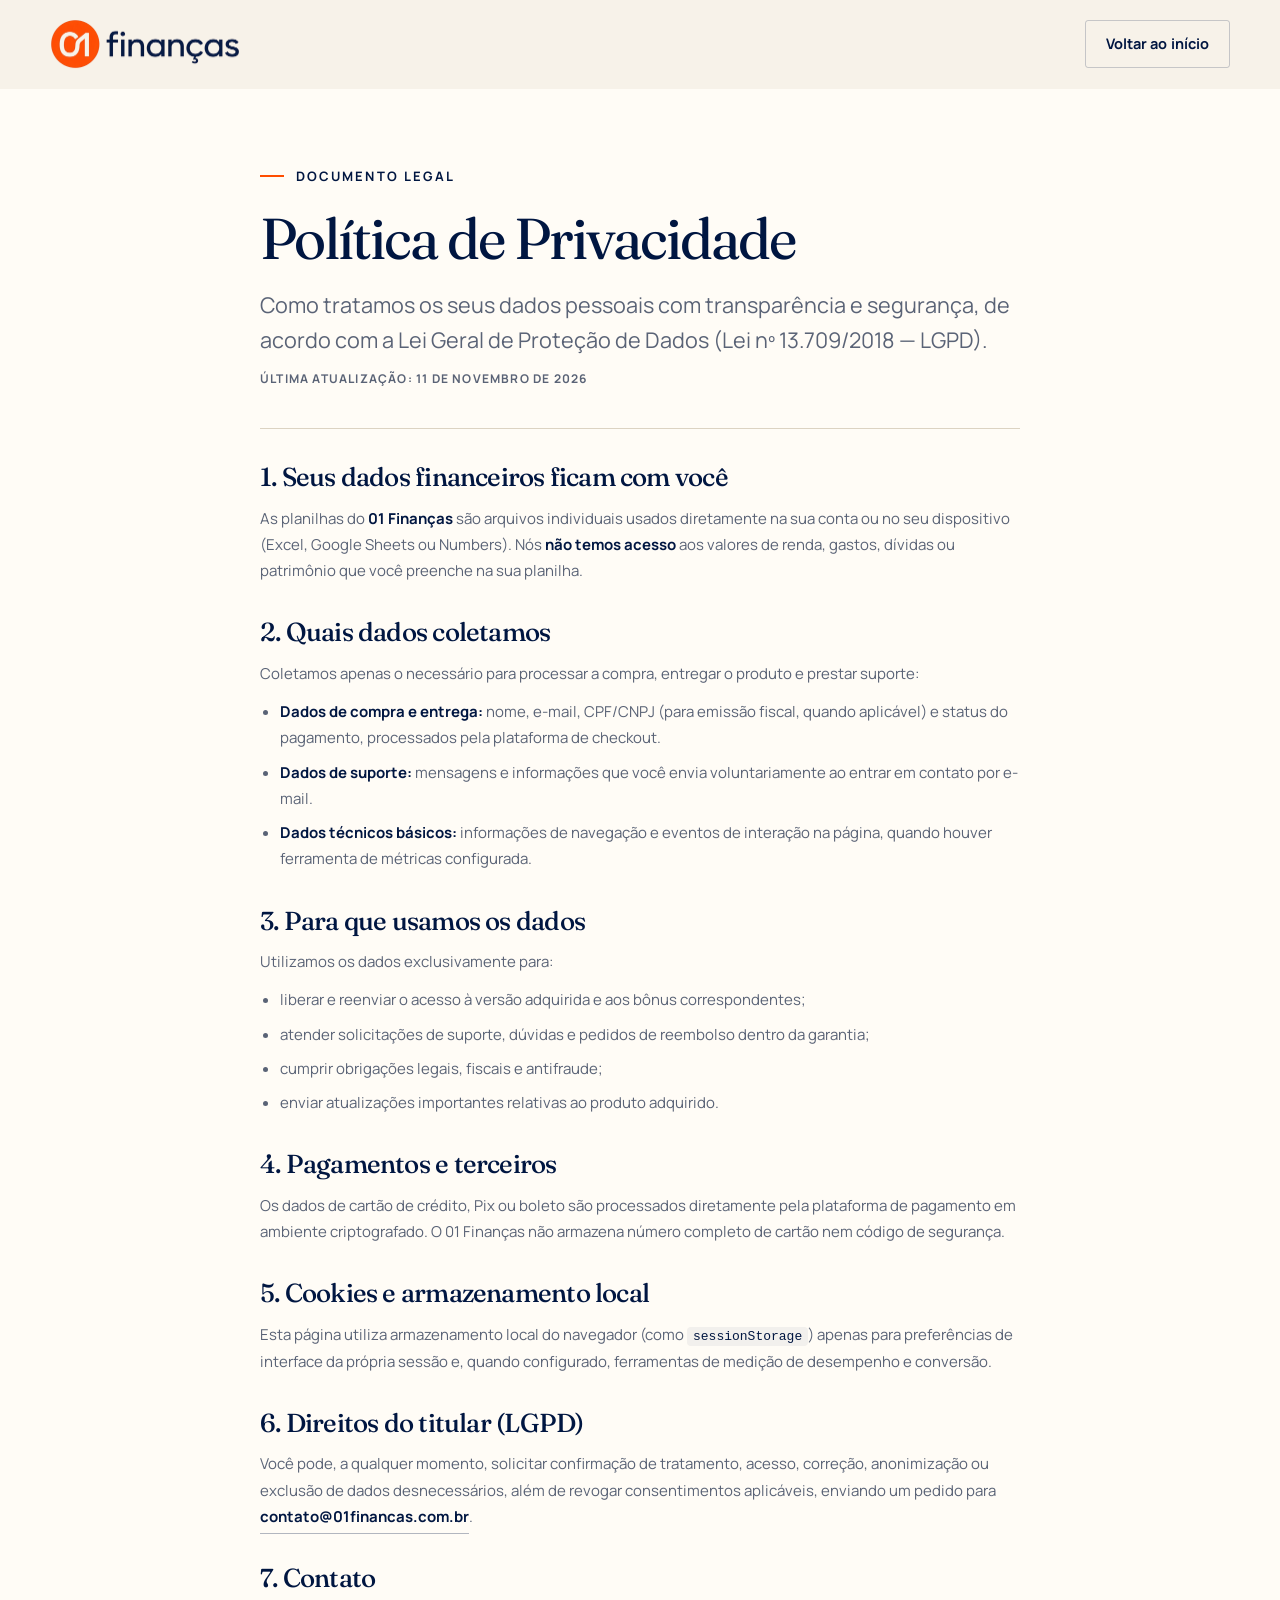
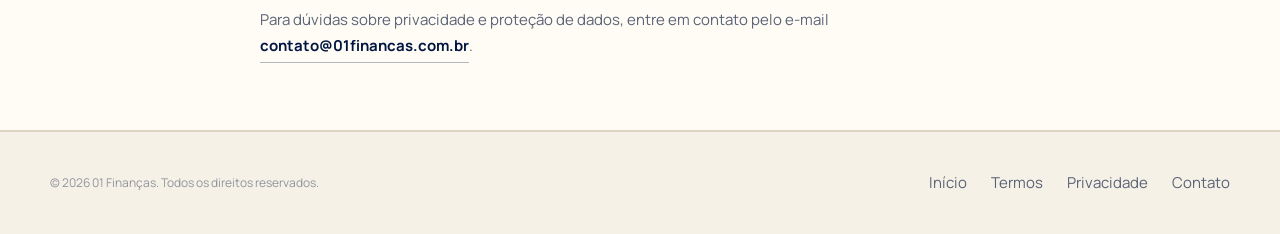
<file: Planilha/privacidade.html>
<!doctype html>
<html lang="pt-BR">
<head>
  <meta charset="utf-8">
  <meta name="viewport" content="width=device-width, initial-scale=1">
  <title>Política de Privacidade — 01 Finanças</title>
  <meta name="description" content="Como o 01 Finanças coleta, usa e protege seus dados pessoais, em conformidade com a LGPD.">
  <meta name="robots" content="index, follow">
  <meta name="theme-color" content="#001641">
  <link rel="canonical" href="https://01financas.com.br/privacidade.html">

  <link rel="icon" href="favicon.ico" sizes="any">
  <link rel="icon" type="image/png" sizes="32x32" href="assets/img/favicon-32.png">
  <link rel="apple-touch-icon" href="assets/img/apple-touch-icon.png">
  <link rel="manifest" href="site.webmanifest">
  <link rel="alternate" type="text/plain" href="llms.txt" title="Contexto 01 Finanças para IAs e LLMs">

  <meta property="og:type" content="website">
  <meta property="og:locale" content="pt_BR">
  <meta property="og:site_name" content="01 Finanças">
  <meta property="og:title" content="Política de Privacidade — 01 Finanças">
  <meta property="og:description" content="Como o 01 Finanças coleta, usa e protege seus dados pessoais, em conformidade com a LGPD.">
  <meta property="og:url" content="https://01financas.com.br/privacidade.html">
  <meta property="og:image" content="https://01financas.com.br/assets/img/og-01-financas.png">
  <meta name="twitter:card" content="summary_large_image">

  <link rel="preload" href="assets/fonts/fraunces-latin.woff2" as="font" type="font/woff2" crossorigin>
  <link rel="preload" href="assets/fonts/manrope-latin.woff2" as="font" type="font/woff2" crossorigin>
  <link rel="stylesheet" href="assets/css/styles.css">
</head>
<body id="topo">
  <a class="skip-link" href="#conteudo">Pular para o conteúdo</a>

  <header class="site-header">
    <div class="container-x site-header__inner">
      <a class="brand" href="index.html" aria-label="01 Finanças — voltar para a página inicial">
        <img src="assets/img/logo-01-financas.webp" width="760" height="202" alt="01 Finanças" fetchpriority="high">
      </a>
      <a class="btn btn--ghost min-h-[46px] px-4 py-2.5 text-[13px] sm:px-5 sm:text-[14px]" href="index.html">
        Voltar ao início
      </a>
    </div>
  </header>

  <main id="conteudo" class="section border-b border-line bg-paper">
    <div class="container-x">
      <div class="mx-auto max-w-[760px]">
        <span class="kicker">Documento legal</span>
        <h1 class="section-title mt-6">Política de Privacidade</h1>
        <p class="lead mt-5">Como tratamos os seus dados pessoais com transparência e segurança, de acordo com a Lei Geral de Proteção de Dados (Lei nº 13.709/2018 — LGPD).</p>
        <p class="mt-3 text-[12px] font-bold uppercase tracking-[.1em] text-muted">Última atualização: 11 de novembro de 2026</p>

        <div class="mt-10 space-y-8 border-t border-line pt-8 text-[15px] leading-[1.75] text-muted">
          <section class="space-y-3">
            <h2 class="font-display text-[26px] font-[480] leading-tight tracking-[-.03em] text-ink">1. Seus dados financeiros ficam com você</h2>
            <p>As planilhas do <strong class="text-ink">01 Finanças</strong> são arquivos individuais usados diretamente na sua conta ou no seu dispositivo (Excel, Google Sheets ou Numbers). Nós <strong class="text-ink">não temos acesso</strong> aos valores de renda, gastos, dívidas ou patrimônio que você preenche na sua planilha.</p>
          </section>

          <section class="space-y-3">
            <h2 class="font-display text-[26px] font-[480] leading-tight tracking-[-.03em] text-ink">2. Quais dados coletamos</h2>
            <p>Coletamos apenas o necessário para processar a compra, entregar o produto e prestar suporte:</p>
            <ul class="list-disc space-y-2 pl-5">
              <li><strong class="text-ink">Dados de compra e entrega:</strong> nome, e-mail, CPF/CNPJ (para emissão fiscal, quando aplicável) e status do pagamento, processados pela plataforma de checkout.</li>
              <li><strong class="text-ink">Dados de suporte:</strong> mensagens e informações que você envia voluntariamente ao entrar em contato por e-mail.</li>
              <li><strong class="text-ink">Dados técnicos básicos:</strong> informações de navegação e eventos de interação na página, quando houver ferramenta de métricas configurada.</li>
            </ul>
          </section>

          <section class="space-y-3">
            <h2 class="font-display text-[26px] font-[480] leading-tight tracking-[-.03em] text-ink">3. Para que usamos os dados</h2>
            <p>Utilizamos os dados exclusivamente para:</p>
            <ul class="list-disc space-y-2 pl-5">
              <li>liberar e reenviar o acesso à versão adquirida e aos bônus correspondentes;</li>
              <li>atender solicitações de suporte, dúvidas e pedidos de reembolso dentro da garantia;</li>
              <li>cumprir obrigações legais, fiscais e antifraude;</li>
              <li>enviar atualizações importantes relativas ao produto adquirido.</li>
            </ul>
          </section>

          <section class="space-y-3">
            <h2 class="font-display text-[26px] font-[480] leading-tight tracking-[-.03em] text-ink">4. Pagamentos e terceiros</h2>
            <p>Os dados de cartão de crédito, Pix ou boleto são processados diretamente pela plataforma de pagamento em ambiente criptografado. O 01 Finanças não armazena número completo de cartão nem código de segurança.</p>
          </section>

          <section class="space-y-3">
            <h2 class="font-display text-[26px] font-[480] leading-tight tracking-[-.03em] text-ink">5. Cookies e armazenamento local</h2>
            <p>Esta página utiliza armazenamento local do navegador (como <code class="rounded bg-ink/5 px-1.5 py-0.5 text-[13px] text-ink">sessionStorage</code>) apenas para preferências de interface da própria sessão e, quando configurado, ferramentas de medição de desempenho e conversão.</p>
          </section>

          <section class="space-y-3">
            <h2 class="font-display text-[26px] font-[480] leading-tight tracking-[-.03em] text-ink">6. Direitos do titular (LGPD)</h2>
            <p>Você pode, a qualquer momento, solicitar confirmação de tratamento, acesso, correção, anonimização ou exclusão de dados desnecessários, além de revogar consentimentos aplicáveis, enviando um pedido para <a class="link-underline text-ink" href="mailto:contato@01financas.com.br" data-support-link>contato@01financas.com.br</a>.</p>
          </section>

          <section class="space-y-3">
            <h2 class="font-display text-[26px] font-[480] leading-tight tracking-[-.03em] text-ink">7. Contato</h2>
            <p>Para dúvidas sobre privacidade e proteção de dados, entre em contato pelo e-mail <a class="link-underline text-ink" href="mailto:contato@01financas.com.br" data-support-link>contato@01financas.com.br</a>.</p>
          </section>
        </div>
      </div>
    </div>
  </main>

  <footer class="border-t border-line bg-ivory">
    <div class="container-x py-10">
      <div class="flex flex-col justify-between gap-4 sm:flex-row sm:items-center">
        <p class="text-[12px] text-muted/65">© <span data-year>2026</span> 01 Finanças. Todos os direitos reservados.</p>
        <nav class="flex flex-wrap gap-6" aria-label="Links legais">
          <a class="footer-link" href="index.html">Início</a>
          <a class="footer-link" href="termos.html">Termos</a>
          <a class="footer-link" href="privacidade.html">Privacidade</a>
          <a class="footer-link" href="mailto:contato@01financas.com.br" data-support-link>Contato</a>
        </nav>
      </div>
    </div>
  </footer>

  <script src="assets/js/config.js" defer></script>
  <script src="assets/js/main.js" defer></script>
</body>
</html>
</file>
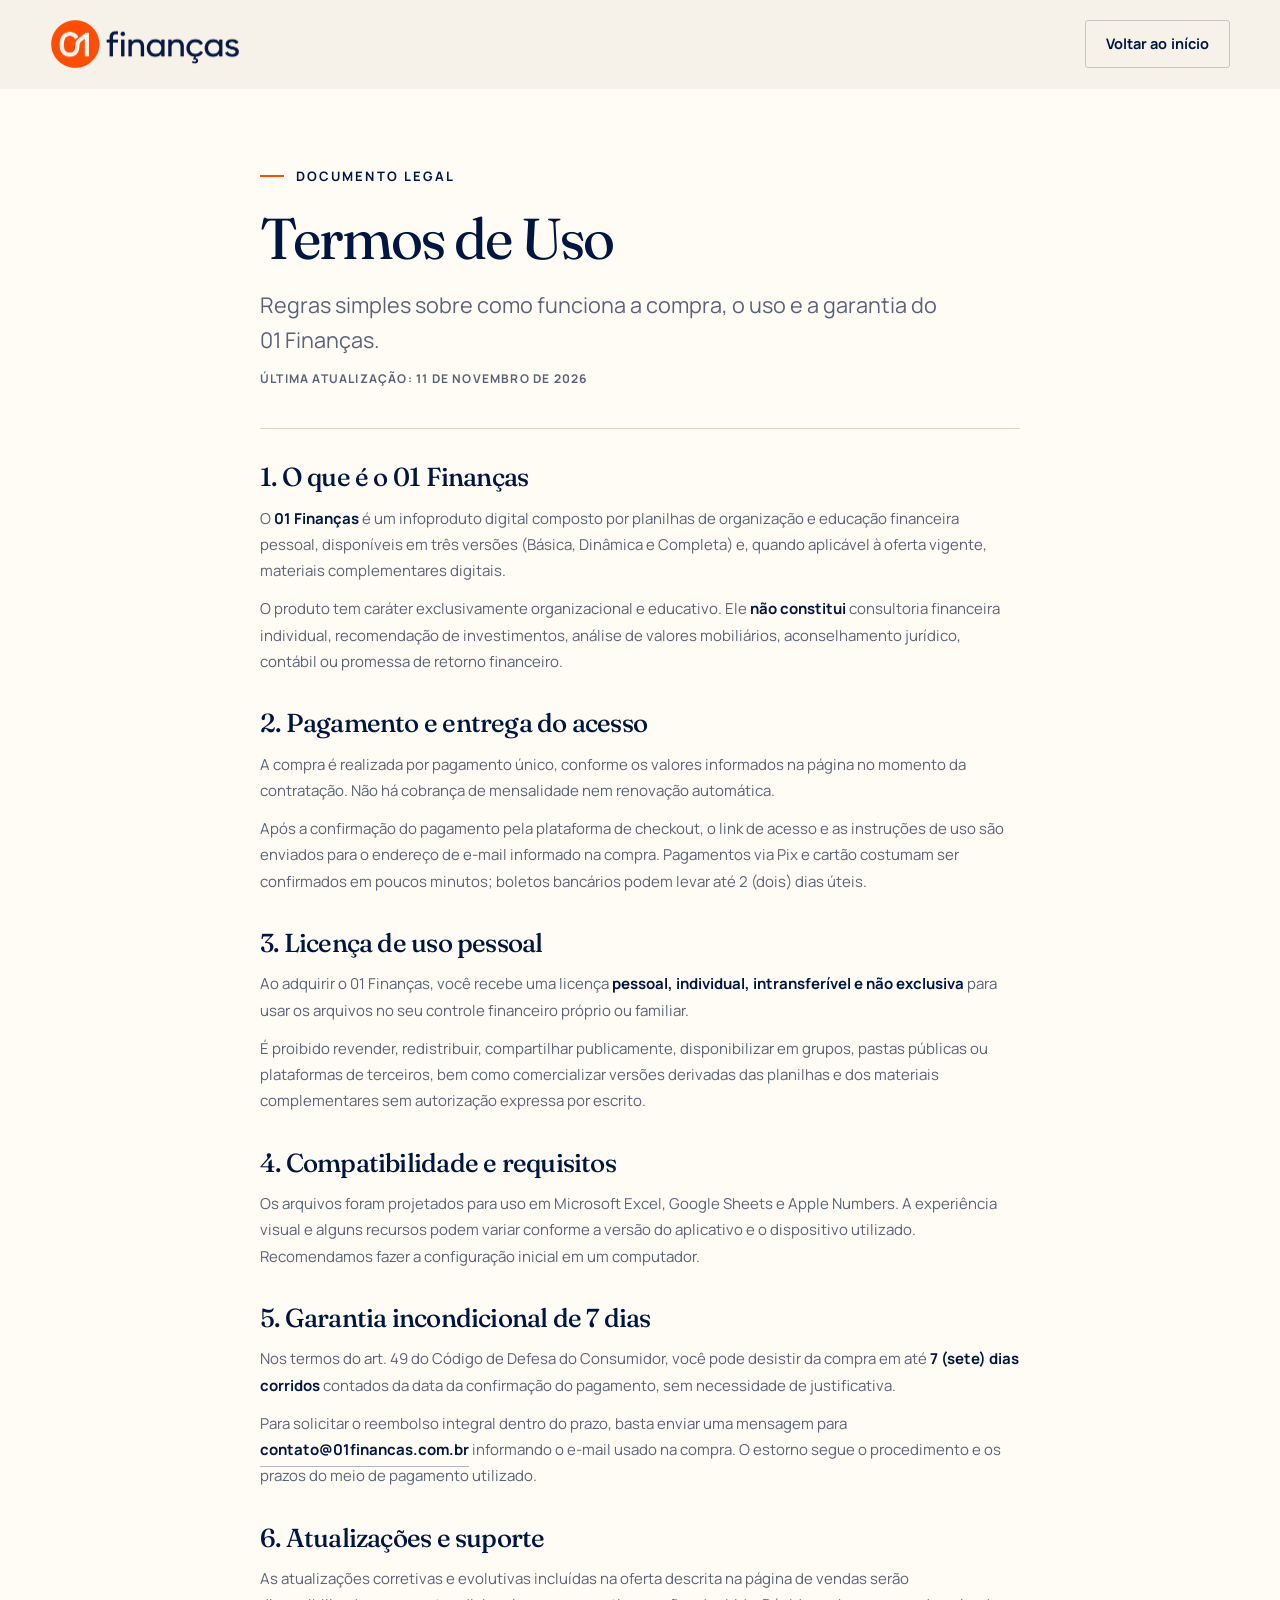
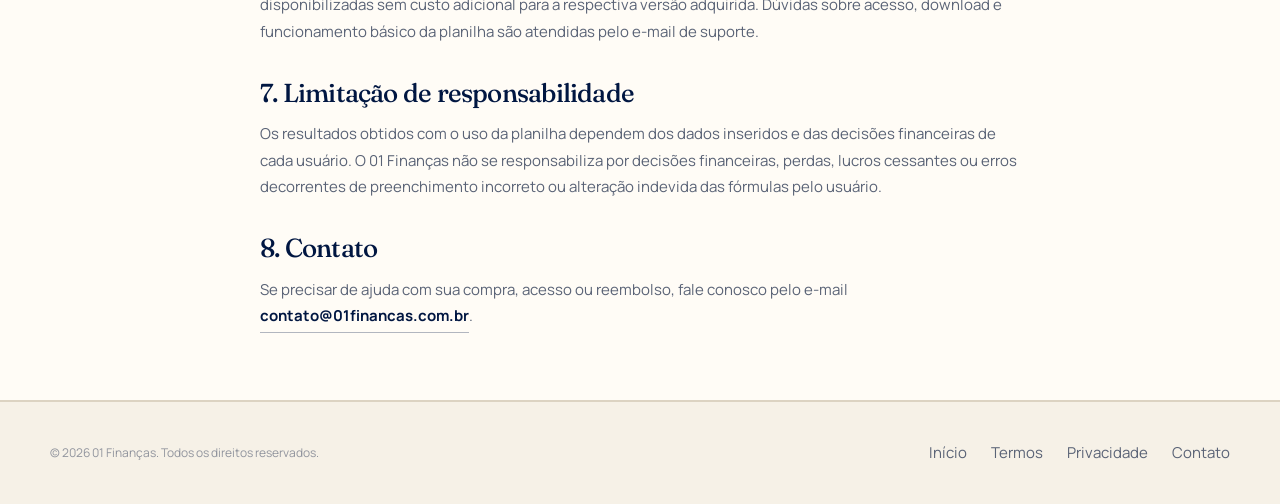
<file: Planilha/termos.html>
<!doctype html>
<html lang="pt-BR">
<head>
  <meta charset="utf-8">
  <meta name="viewport" content="width=device-width, initial-scale=1">
  <title>Termos de Uso — 01 Finanças</title>
  <meta name="description" content="Termos de uso, licença, acesso e garantia de 7 dias do 01 Finanças.">
  <meta name="robots" content="index, follow">
  <meta name="theme-color" content="#001641">
  <link rel="canonical" href="https://01financas.com.br/termos.html">

  <link rel="icon" href="favicon.ico" sizes="any">
  <link rel="icon" type="image/png" sizes="32x32" href="assets/img/favicon-32.png">
  <link rel="apple-touch-icon" href="assets/img/apple-touch-icon.png">
  <link rel="manifest" href="site.webmanifest">
  <link rel="alternate" type="text/plain" href="llms.txt" title="Contexto 01 Finanças para IAs e LLMs">

  <meta property="og:type" content="website">
  <meta property="og:locale" content="pt_BR">
  <meta property="og:site_name" content="01 Finanças">
  <meta property="og:title" content="Termos de Uso — 01 Finanças">
  <meta property="og:description" content="Termos de uso, licença, acesso e garantia de 7 dias do 01 Finanças.">
  <meta property="og:url" content="https://01financas.com.br/termos.html">
  <meta property="og:image" content="https://01financas.com.br/assets/img/og-01-financas.png">
  <meta name="twitter:card" content="summary_large_image">

  <link rel="preload" href="assets/fonts/fraunces-latin.woff2" as="font" type="font/woff2" crossorigin>
  <link rel="preload" href="assets/fonts/manrope-latin.woff2" as="font" type="font/woff2" crossorigin>
  <link rel="stylesheet" href="assets/css/styles.css">
</head>
<body id="topo">
  <a class="skip-link" href="#conteudo">Pular para o conteúdo</a>

  <header class="site-header">
    <div class="container-x site-header__inner">
      <a class="brand" href="index.html" aria-label="01 Finanças — voltar para a página inicial">
        <img src="assets/img/logo-01-financas.webp" width="760" height="202" alt="01 Finanças" fetchpriority="high">
      </a>
      <a class="btn btn--ghost min-h-[46px] px-4 py-2.5 text-[13px] sm:px-5 sm:text-[14px]" href="index.html">
        Voltar ao início
      </a>
    </div>
  </header>

  <main id="conteudo" class="section border-b border-line bg-paper">
    <div class="container-x">
      <div class="mx-auto max-w-[760px]">
        <span class="kicker">Documento legal</span>
        <h1 class="section-title mt-6">Termos de Uso</h1>
        <p class="lead mt-5">Regras simples sobre como funciona a compra, o uso e a garantia do 01 Finanças.</p>
        <p class="mt-3 text-[12px] font-bold uppercase tracking-[.1em] text-muted">Última atualização: 11 de novembro de 2026</p>

        <div class="mt-10 space-y-8 border-t border-line pt-8 text-[15px] leading-[1.75] text-muted">
          <section class="space-y-3">
            <h2 class="font-display text-[26px] font-[480] leading-tight tracking-[-.03em] text-ink">1. O que é o 01 Finanças</h2>
            <p>O <strong class="text-ink">01 Finanças</strong> é um infoproduto digital composto por planilhas de organização e educação financeira pessoal, disponíveis em três versões (Básica, Dinâmica e Completa) e, quando aplicável à oferta vigente, materiais complementares digitais.</p>
            <p>O produto tem caráter exclusivamente organizacional e educativo. Ele <strong class="text-ink">não constitui</strong> consultoria financeira individual, recomendação de investimentos, análise de valores mobiliários, aconselhamento jurídico, contábil ou promessa de retorno financeiro.</p>
          </section>

          <section class="space-y-3">
            <h2 class="font-display text-[26px] font-[480] leading-tight tracking-[-.03em] text-ink">2. Pagamento e entrega do acesso</h2>
            <p>A compra é realizada por pagamento único, conforme os valores informados na página no momento da contratação. Não há cobrança de mensalidade nem renovação automática.</p>
            <p>Após a confirmação do pagamento pela plataforma de checkout, o link de acesso e as instruções de uso são enviados para o endereço de e-mail informado na compra. Pagamentos via Pix e cartão costumam ser confirmados em poucos minutos; boletos bancários podem levar até 2 (dois) dias úteis.</p>
          </section>

          <section class="space-y-3">
            <h2 class="font-display text-[26px] font-[480] leading-tight tracking-[-.03em] text-ink">3. Licença de uso pessoal</h2>
            <p>Ao adquirir o 01 Finanças, você recebe uma licença <strong class="text-ink">pessoal, individual, intransferível e não exclusiva</strong> para usar os arquivos no seu controle financeiro próprio ou familiar.</p>
            <p>É proibido revender, redistribuir, compartilhar publicamente, disponibilizar em grupos, pastas públicas ou plataformas de terceiros, bem como comercializar versões derivadas das planilhas e dos materiais complementares sem autorização expressa por escrito.</p>
          </section>

          <section class="space-y-3">
            <h2 class="font-display text-[26px] font-[480] leading-tight tracking-[-.03em] text-ink">4. Compatibilidade e requisitos</h2>
            <p>Os arquivos foram projetados para uso em Microsoft Excel, Google Sheets e Apple Numbers. A experiência visual e alguns recursos podem variar conforme a versão do aplicativo e o dispositivo utilizado. Recomendamos fazer a configuração inicial em um computador.</p>
          </section>

          <section class="space-y-3">
            <h2 class="font-display text-[26px] font-[480] leading-tight tracking-[-.03em] text-ink">5. Garantia incondicional de 7 dias</h2>
            <p>Nos termos do art. 49 do Código de Defesa do Consumidor, você pode desistir da compra em até <strong class="text-ink">7 (sete) dias corridos</strong> contados da data da confirmação do pagamento, sem necessidade de justificativa.</p>
            <p>Para solicitar o reembolso integral dentro do prazo, basta enviar uma mensagem para <a class="link-underline text-ink" href="mailto:contato@01financas.com.br" data-support-link>contato@01financas.com.br</a> informando o e-mail usado na compra. O estorno segue o procedimento e os prazos do meio de pagamento utilizado.</p>
          </section>

          <section class="space-y-3">
            <h2 class="font-display text-[26px] font-[480] leading-tight tracking-[-.03em] text-ink">6. Atualizações e suporte</h2>
            <p>As atualizações corretivas e evolutivas incluídas na oferta descrita na página de vendas serão disponibilizadas sem custo adicional para a respectiva versão adquirida. Dúvidas sobre acesso, download e funcionamento básico da planilha são atendidas pelo e-mail de suporte.</p>
          </section>

          <section class="space-y-3">
            <h2 class="font-display text-[26px] font-[480] leading-tight tracking-[-.03em] text-ink">7. Limitação de responsabilidade</h2>
            <p>Os resultados obtidos com o uso da planilha dependem dos dados inseridos e das decisões financeiras de cada usuário. O 01 Finanças não se responsabiliza por decisões financeiras, perdas, lucros cessantes ou erros decorrentes de preenchimento incorreto ou alteração indevida das fórmulas pelo usuário.</p>
          </section>

          <section class="space-y-3">
            <h2 class="font-display text-[26px] font-[480] leading-tight tracking-[-.03em] text-ink">8. Contato</h2>
            <p>Se precisar de ajuda com sua compra, acesso ou reembolso, fale conosco pelo e-mail <a class="link-underline text-ink" href="mailto:contato@01financas.com.br" data-support-link>contato@01financas.com.br</a>.</p>
          </section>
        </div>
      </div>
    </div>
  </main>

  <footer class="border-t border-line bg-ivory">
    <div class="container-x py-10">
      <div class="flex flex-col justify-between gap-4 sm:flex-row sm:items-center">
        <p class="text-[12px] text-muted/65">© <span data-year>2026</span> 01 Finanças. Todos os direitos reservados.</p>
        <nav class="flex flex-wrap gap-6" aria-label="Links legais">
          <a class="footer-link" href="index.html">Início</a>
          <a class="footer-link" href="termos.html">Termos</a>
          <a class="footer-link" href="privacidade.html">Privacidade</a>
          <a class="footer-link" href="mailto:contato@01financas.com.br" data-support-link>Contato</a>
        </nav>
      </div>
    </div>
  </footer>

  <script src="assets/js/config.js" defer></script>
  <script src="assets/js/main.js" defer></script>
</body>
</html>
</file>
<file: Planilha/assets/css/styles.css>
*,:after,:before{--tw-border-spacing-x:0;--tw-border-spacing-y:0;--tw-translate-x:0;--tw-translate-y:0;--tw-rotate:0;--tw-skew-x:0;--tw-skew-y:0;--tw-scale-x:1;--tw-scale-y:1;--tw-pan-x: ;--tw-pan-y: ;--tw-pinch-zoom: ;--tw-scroll-snap-strictness:proximity;--tw-gradient-from-position: ;--tw-gradient-via-position: ;--tw-gradient-to-position: ;--tw-ordinal: ;--tw-slashed-zero: ;--tw-numeric-figure: ;--tw-numeric-spacing: ;--tw-numeric-fraction: ;--tw-ring-inset: ;--tw-ring-offset-width:0px;--tw-ring-offset-color:#fff;--tw-ring-color:rgba(59,130,246,.5);--tw-ring-offset-shadow:0 0 #0000;--tw-ring-shadow:0 0 #0000;--tw-shadow:0 0 #0000;--tw-shadow-colored:0 0 #0000;--tw-blur: ;--tw-brightness: ;--tw-contrast: ;--tw-grayscale: ;--tw-hue-rotate: ;--tw-invert: ;--tw-saturate: ;--tw-sepia: ;--tw-drop-shadow: ;--tw-backdrop-blur: ;--tw-backdrop-brightness: ;--tw-backdrop-contrast: ;--tw-backdrop-grayscale: ;--tw-backdrop-hue-rotate: ;--tw-backdrop-invert: ;--tw-backdrop-opacity: ;--tw-backdrop-saturate: ;--tw-backdrop-sepia: ;--tw-contain-size: ;--tw-contain-layout: ;--tw-contain-paint: ;--tw-contain-style: }::backdrop{--tw-border-spacing-x:0;--tw-border-spacing-y:0;--tw-translate-x:0;--tw-translate-y:0;--tw-rotate:0;--tw-skew-x:0;--tw-skew-y:0;--tw-scale-x:1;--tw-scale-y:1;--tw-pan-x: ;--tw-pan-y: ;--tw-pinch-zoom: ;--tw-scroll-snap-strictness:proximity;--tw-gradient-from-position: ;--tw-gradient-via-position: ;--tw-gradient-to-position: ;--tw-ordinal: ;--tw-slashed-zero: ;--tw-numeric-figure: ;--tw-numeric-spacing: ;--tw-numeric-fraction: ;--tw-ring-inset: ;--tw-ring-offset-width:0px;--tw-ring-offset-color:#fff;--tw-ring-color:rgba(59,130,246,.5);--tw-ring-offset-shadow:0 0 #0000;--tw-ring-shadow:0 0 #0000;--tw-shadow:0 0 #0000;--tw-shadow-colored:0 0 #0000;--tw-blur: ;--tw-brightness: ;--tw-contrast: ;--tw-grayscale: ;--tw-hue-rotate: ;--tw-invert: ;--tw-saturate: ;--tw-sepia: ;--tw-drop-shadow: ;--tw-backdrop-blur: ;--tw-backdrop-brightness: ;--tw-backdrop-contrast: ;--tw-backdrop-grayscale: ;--tw-backdrop-hue-rotate: ;--tw-backdrop-invert: ;--tw-backdrop-opacity: ;--tw-backdrop-saturate: ;--tw-backdrop-sepia: ;--tw-contain-size: ;--tw-contain-layout: ;--tw-contain-paint: ;--tw-contain-style: }

/*! tailwindcss v3.4.17 | MIT License | https://tailwindcss.com*/*,:after,:before{box-sizing:border-box;border:0 solid #e5e7eb}:after,:before{--tw-content:""}:host,html{line-height:1.5;-webkit-text-size-adjust:100%;-moz-tab-size:4;-o-tab-size:4;tab-size:4;font-family:Manrope,ui-sans-serif,system-ui,sans-serif;font-feature-settings:normal;font-variation-settings:normal;-webkit-tap-highlight-color:transparent}body{margin:0;line-height:inherit}hr{height:0;color:inherit;border-top-width:1px}abbr:where([title]){-webkit-text-decoration:underline dotted;text-decoration:underline dotted}h1,h2,h3,h4,h5,h6{font-size:inherit;font-weight:inherit}a{color:inherit;text-decoration:inherit}b,strong{font-weight:bolder}code,kbd,pre,samp{font-family:ui-monospace,SFMono-Regular,Menlo,Monaco,Consolas,Liberation Mono,Courier New,monospace;font-feature-settings:normal;font-variation-settings:normal;font-size:1em}small{font-size:80%}sub,sup{font-size:75%;line-height:0;position:relative;vertical-align:baseline}sub{bottom:-.25em}sup{top:-.5em}table{text-indent:0;border-color:inherit;border-collapse:collapse}button,input,optgroup,select,textarea{font-family:inherit;font-feature-settings:inherit;font-variation-settings:inherit;font-size:100%;font-weight:inherit;line-height:inherit;letter-spacing:inherit;color:inherit;margin:0;padding:0}button,select{text-transform:none}button,input:where([type=button]),input:where([type=reset]),input:where([type=submit]){-webkit-appearance:button;background-color:transparent;background-image:none}:-moz-focusring{outline:auto}:-moz-ui-invalid{box-shadow:none}progress{vertical-align:baseline}::-webkit-inner-spin-button,::-webkit-outer-spin-button{height:auto}[type=search]{-webkit-appearance:textfield;outline-offset:-2px}::-webkit-search-decoration{-webkit-appearance:none}::-webkit-file-upload-button{-webkit-appearance:button;font:inherit}summary{display:list-item}blockquote,dd,dl,figure,h1,h2,h3,h4,h5,h6,hr,p,pre{margin:0}fieldset{margin:0}fieldset,legend{padding:0}menu,ol,ul{list-style:none;margin:0;padding:0}dialog{padding:0}textarea{resize:vertical}input::-moz-placeholder,textarea::-moz-placeholder{opacity:1;color:#9ca3af}input::placeholder,textarea::placeholder{opacity:1;color:#9ca3af}[role=button],button{cursor:pointer}:disabled{cursor:default}audio,canvas,embed,iframe,img,object,svg,video{display:block;vertical-align:middle}img,video{max-width:100%;height:auto}[hidden]:where(:not([hidden=until-found])){display:none}:root{--header-h:72px}html{scroll-behavior:smooth;scroll-padding-top:calc(var(--header-h) + 24px);-webkit-text-size-adjust:100%}body{--tw-bg-opacity:1;background-color:rgb(246 241 231/var(--tw-bg-opacity,1));font-family:Manrope,ui-sans-serif,system-ui,sans-serif;--tw-text-opacity:1;color:rgb(0 22 65/var(--tw-text-opacity,1));-webkit-font-smoothing:antialiased;-moz-osx-font-smoothing:grayscale;overflow-x:clip}::-moz-selection{background:#ff4d00;color:#001641}::selection{background:#ff4d00;color:#001641}:focus-visible{outline:2px solid #ff4d00;outline-offset:3px}h1,h2,h3,h4{text-wrap:balance}p{text-wrap:pretty}img,svg{display:block}img{max-width:100%;height:auto}summary{list-style:none}summary::-webkit-details-marker{display:none}@media (prefers-reduced-motion:reduce){html{scroll-behavior:auto}*,:after,:before{animation-duration:.01ms!important;animation-iteration-count:1!important;transition-duration:.01ms!important}}.container-x{margin-left:auto;margin-right:auto;width:100%;max-width:1240px}.section{padding-top:clamp(4.5rem,8vw,8.5rem);padding-bottom:clamp(4.5rem,8vw,8.5rem)}.kicker{display:inline-flex;align-items:center;gap:.75rem;font-size:11px;font-weight:700;text-transform:uppercase;letter-spacing:.18em;--tw-text-opacity:1;color:rgb(0 22 65/var(--tw-text-opacity,1))}.kicker:before{content:"";display:block;height:2px;width:1.5rem;--tw-bg-opacity:1;background-color:rgb(255 77 0/var(--tw-bg-opacity,1))}.kicker--light{color:hsla(40,45%,94%,.8)}.section-title{font-family:Fraunces,Georgia,serif;font-size:clamp(2.25rem,4.4vw,3.75rem);font-weight:420;line-height:1.02;letter-spacing:-.035em}.lead{font-size:1.0625rem;line-height:1.7;--tw-text-opacity:1;color:rgb(90 99 118/var(--tw-text-opacity,1))}@media (min-width:640px){.lead{font-size:1.125rem;line-height:1.75rem}}.btn{display:inline-flex;min-height:52px;align-items:center;justify-content:center;gap:.625rem;border-radius:3px;border-width:1px;border-color:transparent;padding:.875rem 1.5rem;font-size:14px;font-weight:700;line-height:1;letter-spacing:.005em;text-decoration-line:none;transition-property:color,background-color,border-color,text-decoration-color,fill,stroke,opacity,box-shadow,transform,filter,-webkit-backdrop-filter;transition-property:color,background-color,border-color,text-decoration-color,fill,stroke,opacity,box-shadow,transform,filter,backdrop-filter;transition-property:color,background-color,border-color,text-decoration-color,fill,stroke,opacity,box-shadow,transform,filter,backdrop-filter,-webkit-backdrop-filter;transition-timing-function:cubic-bezier(.4,0,.2,1);transition-duration:.3s;transition-timing-function:cubic-bezier(.22,1,.36,1)}.btn svg{height:1rem;width:1rem;flex-shrink:0;transition-property:transform;transition-timing-function:cubic-bezier(.4,0,.2,1);transition-duration:.3s;transition-timing-function:cubic-bezier(.22,1,.36,1)}.btn:hover svg{transform:translateX(3px)}.btn--primary{color:rgb(0 22 65/var(--tw-text-opacity,1));box-shadow:inset 0 -2px 0 rgba(0,22,65,.12)}.btn--primary:hover{--tw-translate-y:-0.125rem;transform:translate(var(--tw-translate-x),var(--tw-translate-y)) rotate(var(--tw-rotate)) skewX(var(--tw-skew-x)) skewY(var(--tw-skew-y)) scaleX(var(--tw-scale-x)) scaleY(var(--tw-scale-y));background-color:rgb(255 92 20/var(--tw-bg-opacity,1));box-shadow:0 14px 30px -14px rgba(255,77,0,.6)}.btn--dark{--tw-bg-opacity:1;background-color:rgb(0 22 65/var(--tw-bg-opacity,1));--tw-text-opacity:1;color:rgb(246 241 231/var(--tw-text-opacity,1))}.btn--dark:hover{--tw-translate-y:-0.125rem;transform:translate(var(--tw-translate-x),var(--tw-translate-y)) rotate(var(--tw-rotate)) skewX(var(--tw-skew-x)) skewY(var(--tw-skew-y)) scaleX(var(--tw-scale-x)) scaleY(var(--tw-scale-y));--tw-bg-opacity:1;background-color:rgb(10 35 80/var(--tw-bg-opacity,1));box-shadow:0 14px 30px -18px rgba(0,22,65,.55)}.btn--ghost{border-color:rgba(0,22,65,.2);background-color:transparent;--tw-text-opacity:1;color:rgb(0 22 65/var(--tw-text-opacity,1))}.btn--ghost:hover{border-color:rgba(0,22,65,.5);background-color:rgba(0,22,65,.03)}.btn--block{width:100%}.link-underline{position:relative;display:inline-flex;align-items:center;gap:.5rem;font-size:13px;font-weight:700;--tw-text-opacity:1;color:rgb(0 22 65/var(--tw-text-opacity,1));text-decoration-line:none}.link-underline:after{content:"";position:absolute;bottom:-.25rem;left:0;height:1px;width:100%;transform-origin:right;--tw-scale-x:1;transform:translate(var(--tw-translate-x),var(--tw-translate-y)) rotate(var(--tw-rotate)) skewX(var(--tw-skew-x)) skewY(var(--tw-skew-y)) scaleX(var(--tw-scale-x)) scaleY(var(--tw-scale-y));background-color:rgba(0,22,65,.3);transition-property:transform;transition-timing-function:cubic-bezier(.4,0,.2,1);transition-duration:.3s;transition-timing-function:cubic-bezier(.22,1,.36,1)}.link-underline:hover:after{transform-origin:left;--tw-bg-opacity:1;background-color:rgb(255 77 0/var(--tw-bg-opacity,1))}.site-header{position:sticky;top:0;z-index:50;border-bottom-width:1px;border-color:transparent;transition-property:color,background-color,border-color,text-decoration-color,fill,stroke,opacity,box-shadow,transform,filter,-webkit-backdrop-filter;transition-property:color,background-color,border-color,text-decoration-color,fill,stroke,opacity,box-shadow,transform,filter,backdrop-filter;transition-property:color,background-color,border-color,text-decoration-color,fill,stroke,opacity,box-shadow,transform,filter,backdrop-filter,-webkit-backdrop-filter;transition-timing-function:cubic-bezier(.4,0,.2,1);transition-duration:.3s;background:hsla(40,45%,94%,.94);backdrop-filter:blur(14px);-webkit-backdrop-filter:blur(14px)}.site-header.is-scrolled{--tw-border-opacity:1;border-color:rgb(220 211 194/var(--tw-border-opacity,1))}.site-header__inner{display:flex;height:72px;align-items:center;justify-content:space-between;gap:1.5rem}.brand{display:inline-flex;flex-shrink:0;align-items:center;text-decoration-line:none}.brand img{height:auto;width:148px}@media (min-width:640px){.brand img{width:162px}}.nav-link{position:relative;padding-top:.5rem;padding-bottom:.5rem;font-size:13px;font-weight:600;color:rgba(0,22,65,.75);text-decoration-line:none;transition-property:color,background-color,border-color,text-decoration-color,fill,stroke;transition-timing-function:cubic-bezier(.4,0,.2,1);transition-duration:.15s}.nav-link:hover{--tw-text-opacity:1;color:rgb(0 22 65/var(--tw-text-opacity,1))}.nav-link:after{content:"";position:absolute;left:0;right:0;bottom:-.125rem;height:1px;transform-origin:right;--tw-scale-x:0;transform:translate(var(--tw-translate-x),var(--tw-translate-y)) rotate(var(--tw-rotate)) skewX(var(--tw-skew-x)) skewY(var(--tw-skew-y)) scaleX(var(--tw-scale-x)) scaleY(var(--tw-scale-y));--tw-bg-opacity:1;background-color:rgb(255 77 0/var(--tw-bg-opacity,1));transition-property:transform;transition-timing-function:cubic-bezier(.4,0,.2,1);transition-duration:.3s;transition-timing-function:cubic-bezier(.22,1,.36,1)}.nav-link:hover:after{transform-origin:left;--tw-scale-x:1;transform:translate(var(--tw-translate-x),var(--tw-translate-y)) rotate(var(--tw-rotate)) skewX(var(--tw-skew-x)) skewY(var(--tw-skew-y)) scaleX(var(--tw-scale-x)) scaleY(var(--tw-scale-y))}.site-header.is-open .mobile-panel{pointer-events:auto;visibility:visible;opacity:1}.site-header.is-open .nav-toggle span:first-child{transform:translate(-50%) rotate(45deg)}.site-header.is-open .nav-toggle span:nth-child(2){transform:translate(-50%) rotate(-45deg)}.countdown{display:inline-flex;align-items:center;gap:.375rem;--tw-numeric-spacing:tabular-nums;font-variant-numeric:var(--tw-ordinal) var(--tw-slashed-zero) var(--tw-numeric-figure) var(--tw-numeric-spacing) var(--tw-numeric-fraction)}.countdown__part{display:inline-flex;align-items:baseline;gap:.25rem}.countdown__part b{min-width:1.9em;border-radius:2px;background-color:hsla(40,45%,94%,.1);padding:.125rem .375rem;text-align:center;font-size:12px;font-weight:700;--tw-text-opacity:1;color:rgb(246 241 231/var(--tw-text-opacity,1))}.countdown__part span{font-size:9px;text-transform:uppercase;letter-spacing:.1em;color:hsla(40,45%,94%,.55)}.countdown--light .countdown__part b{background-color:rgba(0,22,65,.06);--tw-text-opacity:1;color:rgb(0 22 65/var(--tw-text-opacity,1))}.countdown--light .countdown__part span{color:rgba(0,22,65,.5)}.countdown--light .countdown__sep{color:rgba(0,22,65,.3)}.countdown__sep{color:hsla(40,45%,94%,.3)}.countdown.is-expired{display:none}.countdown-expired{display:none;font-size:12px;font-weight:700;text-transform:uppercase;letter-spacing:.08em}.countdown-expired.is-visible{display:inline-block}.js [data-reveal]{opacity:0;transform:translateY(22px);transition:opacity .8s cubic-bezier(.22,1,.36,1),transform .8s cubic-bezier(.22,1,.36,1);transition-delay:var(--reveal-delay,0ms)}.js [data-reveal].is-visible{opacity:1;transform:none}@media (prefers-reduced-motion:reduce){.js [data-reveal]{opacity:1;transform:none}}.sticky-cta{visibility:hidden;position:fixed;left:0;right:0;bottom:0;z-index:40;--tw-translate-y:100%;transform:translate(var(--tw-translate-x),var(--tw-translate-y)) rotate(var(--tw-rotate)) skewX(var(--tw-skew-x)) skewY(var(--tw-skew-y)) scaleX(var(--tw-scale-x)) scaleY(var(--tw-scale-y));border-top-width:1px;--tw-border-opacity:1;border-color:rgb(220 211 194/var(--tw-border-opacity,1));background-color:rgba(255,252,246,.95);padding:.75rem 1rem calc(.8rem + env(safe-area-inset-bottom));opacity:0;--tw-shadow:0 -12px 40px -24px rgba(0,22,65,.35);--tw-shadow-colored:0 -12px 40px -24px var(--tw-shadow-color);box-shadow:var(--tw-ring-offset-shadow,0 0 #0000),var(--tw-ring-shadow,0 0 #0000),var(--tw-shadow);transition-property:all;transition-timing-function:cubic-bezier(.4,0,.2,1);transition-duration:.5s;transition-timing-function:cubic-bezier(.22,1,.36,1)}@media (min-width:1024px){.sticky-cta{display:none}}.sticky-cta{-webkit-backdrop-filter:blur(12px);backdrop-filter:blur(12px)}.sticky-cta.is-visible{visibility:visible;--tw-translate-y:0px;transform:translate(var(--tw-translate-x),var(--tw-translate-y)) rotate(var(--tw-rotate)) skewX(var(--tw-skew-x)) skewY(var(--tw-skew-y)) scaleX(var(--tw-scale-x)) scaleY(var(--tw-scale-y));opacity:1}.sticky-cta__inner{margin-left:auto;margin-right:auto;display:flex;max-width:32rem;align-items:center;justify-content:space-between;gap:.75rem}.sticky-cta .btn{min-height:48px;padding-left:1rem;padding-right:1rem;font-size:13px}.faq-item{border-top-width:1px;--tw-border-opacity:1;border-color:rgb(220 211 194/var(--tw-border-opacity,1))}.faq-item:last-child{border-bottom-width:1px}.faq-item summary{display:flex;cursor:pointer;list-style-type:none;align-items:flex-start;justify-content:space-between;gap:1.5rem;text-align:left;font-size:15px;font-weight:700;line-height:1.375;transition-property:color,background-color,border-color,text-decoration-color,fill,stroke;transition-timing-function:cubic-bezier(.4,0,.2,1);transition-duration:.15s}.faq-item summary:hover{--tw-text-opacity:1;color:rgb(239 71 0/var(--tw-text-opacity,1))}@media (min-width:640px){.faq-item summary{font-size:1rem;line-height:1.5rem}}.faq-item summary::-webkit-details-marker{display:none}.faq-item__icon{position:relative;margin-top:.125rem;height:1.25rem;width:1.25rem;flex-shrink:0}.faq-item__icon:after,.faq-item__icon:before{content:"";position:absolute;left:50%;top:50%;display:block;--tw-bg-opacity:1;background-color:rgb(0 22 65/var(--tw-bg-opacity,1));transition-property:color,background-color,border-color,text-decoration-color,fill,stroke,opacity,box-shadow,transform,filter,-webkit-backdrop-filter;transition-property:color,background-color,border-color,text-decoration-color,fill,stroke,opacity,box-shadow,transform,filter,backdrop-filter;transition-property:color,background-color,border-color,text-decoration-color,fill,stroke,opacity,box-shadow,transform,filter,backdrop-filter,-webkit-backdrop-filter;transition-timing-function:cubic-bezier(.4,0,.2,1);transition-duration:.3s;transition-timing-function:cubic-bezier(.22,1,.36,1)}.faq-item__icon:before{height:1.5px;width:1rem}.faq-item__icon:after,.faq-item__icon:before{--tw-translate-x:-50%;--tw-translate-y:-50%;transform:translate(var(--tw-translate-x),var(--tw-translate-y)) rotate(var(--tw-rotate)) skewX(var(--tw-skew-x)) skewY(var(--tw-skew-y)) scaleX(var(--tw-scale-x)) scaleY(var(--tw-scale-y))}.faq-item__icon:after{height:1rem;width:1.5px}.faq-item[open] .faq-item__icon:after{--tw-rotate:90deg;transform:translate(var(--tw-translate-x),var(--tw-translate-y)) rotate(var(--tw-rotate)) skewX(var(--tw-skew-x)) skewY(var(--tw-skew-y)) scaleX(var(--tw-scale-x)) scaleY(var(--tw-scale-y));opacity:0}.faq-item[open] summary{--tw-text-opacity:1;color:rgb(0 22 65/var(--tw-text-opacity,1))}.faq-item__body{max-width:62ch;padding-bottom:1.75rem;padding-right:2rem;font-size:14px;line-height:1.75;--tw-text-opacity:1;color:rgb(90 99 118/var(--tw-text-opacity,1));animation:faq-in .3s cubic-bezier(.22,1,.36,1) both}@keyframes faq-in{0%{opacity:0;transform:translateY(-5px)}to{opacity:1;transform:none}}.faq-item__body p+p{margin-top:.75rem}.hero-section{position:relative;overflow:hidden;padding-top:clamp(2.75rem,5.5vw,5rem);background:radial-gradient(900px 520px at 88% 4%,rgba(255,77,0,.075),transparent 65%),radial-gradient(720px 560px at 4% 90%,rgba(0,22,65,.055),transparent 68%)}.hero-grid{display:grid;align-items:center;gap:3.5rem}@media (min-width:1024px){.hero-grid{grid-template-columns:minmax(0,1.02fr) minmax(0,1.08fr);gap:2.5rem}}@media (min-width:1280px){.hero-grid{gap:4rem}}.hero-title{margin-top:1.5rem;font-family:Fraunces,Georgia,serif;font-size:clamp(2.6rem,4.45vw,3.9rem);font-weight:420;line-height:.99;letter-spacing:-.04em}.hero-title em{font-style:normal;--tw-text-opacity:1;color:rgb(239 71 0/var(--tw-text-opacity,1))}.badge-launch{display:inline-flex;align-items:center;gap:.625rem;border-radius:2px;border-width:1px;border-color:rgba(0,22,65,.15);background-color:rgba(255,252,246,.7);padding:.375rem .75rem;font-size:10px;font-weight:700;text-transform:uppercase;letter-spacing:.14em;--tw-text-opacity:1;color:rgb(0 22 65/var(--tw-text-opacity,1))}.badge-launch i{display:block;height:.375rem;width:.375rem;border-radius:9999px;--tw-bg-opacity:1;background-color:rgb(255 77 0/var(--tw-bg-opacity,1))}.hero-visual{position:relative;z-index:10;margin-left:auto;margin-right:auto;width:100%;max-width:640px;padding:1.75rem .5rem 3rem}@media (min-width:640px){.hero-visual{padding-left:1.5rem;padding-right:1.5rem}}@media (min-width:1024px){.hero-visual{padding-bottom:4rem;padding-left:1.5rem;padding-right:0}}.hero-visual__note{margin-top:6rem;text-align:center;font-size:10px;line-height:1.625;color:rgba(90,99,118,.7)}@media (min-width:1024px){.hero-visual__note{margin-top:5rem;text-align:right}}.mockup{position:relative;z-index:10;overflow:hidden;border-radius:10px;border-width:1px;border-color:rgba(0,22,65,.1);--tw-bg-opacity:1;background-color:rgb(255 252 246/var(--tw-bg-opacity,1));--tw-shadow:0 40px 90px -32px rgba(0,22,65,.45);--tw-shadow-colored:0 40px 90px -32px var(--tw-shadow-color);box-shadow:var(--tw-ring-offset-shadow,0 0 #0000),var(--tw-ring-shadow,0 0 #0000),var(--tw-shadow);font-feature-settings:"tnum" 1}.mockup__bar{display:flex;height:30px;align-items:center;gap:.5rem;border-bottom-width:1px;border-color:rgba(0,22,65,.07);--tw-bg-opacity:1;background-color:rgb(248 242 231/var(--tw-bg-opacity,1));padding-left:.75rem;padding-right:.75rem}.mockup__dots{display:flex;gap:.25rem}.mockup__dots i{display:block;height:5px;width:5px;border-radius:9999px;background-color:rgba(0,22,65,.2)}.mockup__tab{margin-left:auto;margin-right:auto;display:flex;align-items:center;gap:.25rem;border-radius:3px;background-color:rgba(0,22,65,.05);padding:3px .625rem;font-size:8px;font-weight:600;color:rgba(0,22,65,.6)}.mockup__tab i{display:block;height:4px;width:4px;border-radius:9999px;--tw-bg-opacity:1;background-color:rgb(31 107 80/var(--tw-bg-opacity,1))}.mockup__body{display:grid;min-height:342px;grid-template-columns:104px minmax(0,1fr);--tw-bg-opacity:1;background-color:rgb(251 247 239/var(--tw-bg-opacity,1))}@media (min-width:640px){.mockup__body{grid-template-columns:118px minmax(0,1fr)}}.mockup__sidebar{display:flex;flex-direction:column;--tw-bg-opacity:1;background-color:rgb(0 22 65/var(--tw-bg-opacity,1));padding:.75rem .5rem;--tw-text-opacity:1;color:rgb(246 241 231/var(--tw-text-opacity,1))}@media (min-width:640px){.mockup__sidebar{padding:1rem .625rem}}.mockup__brand{margin-bottom:1.25rem;display:flex;align-items:center;gap:.375rem}.mockup__brand b{display:grid;height:1.5rem;width:1.5rem;place-items:center;border-radius:3px;--tw-bg-opacity:1;background-color:rgb(255 77 0/var(--tw-bg-opacity,1));font-family:Fraunces,Georgia,serif;font-size:11px;font-weight:600;line-height:1;--tw-text-opacity:1;color:rgb(0 22 65/var(--tw-text-opacity,1))}.mockup__brand span{font-size:8px;font-weight:700;text-transform:uppercase;letter-spacing:.12em;color:hsla(40,45%,94%,.75)}.mockup__nav>:not([hidden])~:not([hidden]){--tw-space-y-reverse:0;margin-top:calc(.125rem*(1 - var(--tw-space-y-reverse)));margin-bottom:calc(.125rem*var(--tw-space-y-reverse))}.mockup__nav span{display:flex;align-items:center;gap:.5rem;border-radius:3px;padding:.375rem .5rem;font-size:9px;font-weight:500;color:hsla(40,45%,94%,.5)}.mockup__nav span.is-active{background-color:hsla(40,45%,94%,.09);--tw-text-opacity:1;color:rgb(246 241 231/var(--tw-text-opacity,1))}.mockup__nav span.is-active i{--tw-bg-opacity:1;background-color:rgb(255 77 0/var(--tw-bg-opacity,1))}.mockup__nav i{display:block;height:.25rem;width:.25rem;border-radius:.5px;background-color:hsla(40,45%,94%,.25)}.mockup__profile{margin-top:auto;display:flex;align-items:center;gap:.375rem;border-top-width:1px;border-color:hsla(40,45%,94%,.1);padding-top:.75rem}.mockup__profile b{display:grid;height:1.25rem;width:1.25rem;place-items:center;border-radius:9999px;background-color:hsla(40,45%,94%,.15);font-size:7px;font-weight:700;--tw-text-opacity:1;color:rgb(246 241 231/var(--tw-text-opacity,1))}.mockup__profile span{font-size:7px;line-height:1.25;color:hsla(40,45%,94%,.45)}.mockup__main{min-width:0;padding:.75rem}@media (min-width:640px){.mockup__main{padding:1rem}}.mockup__head{margin-bottom:.625rem;display:flex;align-items:flex-start;justify-content:space-between;gap:.5rem}.mockup__head small{display:block;font-size:7px;font-weight:600;text-transform:uppercase;letter-spacing:.14em;color:rgba(0,22,65,.4)}.mockup__head h3{margin-top:.125rem;font-family:Fraunces,Georgia,serif;font-size:14px;font-weight:500;line-height:1;letter-spacing:-.02em;--tw-text-opacity:1;color:rgb(0 22 65/var(--tw-text-opacity,1))}.mockup__chip{display:inline-flex;align-items:center;gap:.25rem;border-radius:9999px;border-width:1px;border-color:rgba(31,107,80,.2);background-color:rgba(31,107,80,.07);padding:.125rem .375rem;font-size:6.5px;font-weight:600;--tw-text-opacity:1;color:rgb(31 107 80/var(--tw-text-opacity,1))}.mockup__chip:before{content:"";height:.25rem;width:.25rem;border-radius:9999px;--tw-bg-opacity:1;background-color:rgb(31 107 80/var(--tw-bg-opacity,1))}.mockup__metrics{margin-bottom:.5rem;display:grid;grid-template-columns:repeat(2,minmax(0,1fr));gap:.375rem}@media (min-width:640px){.mockup__metrics{grid-template-columns:repeat(4,minmax(0,1fr))}}.mockup__metric{border-radius:4px;border-width:1px;border-color:rgba(0,22,65,.08);background-color:hsla(0,0%,100%,.8);padding:.375rem .5rem}.mockup__metric>span{display:block;font-size:6.5px;font-weight:600;text-transform:uppercase;letter-spacing:.06em;color:rgba(0,22,65,.4)}.mockup__metric strong{margin-top:.125rem;display:block;white-space:nowrap;font-size:11px;font-weight:700;letter-spacing:-.02em;--tw-text-opacity:1;color:rgb(0 22 65/var(--tw-text-opacity,1))}@media (min-width:640px){.mockup__metric strong{font-size:12px}}.mockup__metric small{margin-top:.125rem;display:block;font-size:6.5px;font-weight:600;--tw-text-opacity:1;color:rgb(31 107 80/var(--tw-text-opacity,1))}.mockup__metric--dark{--tw-border-opacity:1;border-color:rgb(0 22 65/var(--tw-border-opacity,1));--tw-bg-opacity:1;background-color:rgb(0 22 65/var(--tw-bg-opacity,1))}.mockup__metric--dark>span{color:hsla(40,45%,94%,.5)}.mockup__metric--dark strong{--tw-text-opacity:1;color:rgb(246 241 231/var(--tw-text-opacity,1))}.mockup__metric--dark small{--tw-text-opacity:1;color:rgb(255 77 0/var(--tw-text-opacity,1))}.mockup__panels{display:grid;gap:.375rem}@media (min-width:640px){.mockup__panels{grid-template-columns:1.35fr .85fr}}.mockup__panel{border-radius:4px;border-width:1px;border-color:rgba(0,22,65,.08);background-color:hsla(0,0%,100%,.8);padding:.5rem}.mockup__panel-head{margin-bottom:.25rem;display:flex;align-items:center;justify-content:space-between;gap:.25rem;font-size:7px;font-weight:700;color:rgba(0,22,65,.6)}.mockup__panel-head span:last-child{font-size:6px;font-weight:600;color:rgba(0,22,65,.35)}.mockup__chart{height:66px;width:100%}.mockup__axis{margin-top:.125rem;display:flex;justify-content:space-between;font-size:5.5px;font-weight:500;color:rgba(0,22,65,.3)}.mockup__bars>:not([hidden])~:not([hidden]){--tw-space-y-reverse:0;margin-top:calc(5px*(1 - var(--tw-space-y-reverse)));margin-bottom:calc(5px*var(--tw-space-y-reverse))}.mockup__bar-row{display:grid;grid-template-columns:34px 1fr 22px;align-items:center;gap:.25rem;font-size:5.5px;color:rgba(0,22,65,.5)}.mockup__bar-row strong{text-align:right;font-size:5.5px;font-weight:700;color:rgba(0,22,65,.7)}.mockup__track{height:3px;overflow:hidden;border-radius:9999px;background-color:rgba(0,22,65,.08)}.mockup__track i{display:block;height:100%;border-radius:9999px}@media (max-width:639px){.mockup__body{grid-template-columns:repeat(1,minmax(0,1fr))}.mockup__sidebar{display:none}.mockup__metrics{grid-template-columns:repeat(2,minmax(0,1fr))}.mockup__panels{grid-template-columns:repeat(1,minmax(0,1fr))}.float-card--reserve{top:-1rem;left:50%;width:148px;--tw-translate-x:-50%;transform:translate(var(--tw-translate-x),var(--tw-translate-y)) rotate(var(--tw-rotate)) skewX(var(--tw-skew-x)) skewY(var(--tw-skew-y)) scaleX(var(--tw-scale-x)) scaleY(var(--tw-scale-y))}.float-card--saving,.phone{display:none}.hero-visual__note{margin-top:1.5rem}}.manifesto .watermark{pointer-events:none;position:absolute;right:-2.5rem;top:-5rem;-webkit-user-select:none;-moz-user-select:none;user-select:none;font-family:Fraunces,Georgia,serif;font-size:280px;font-weight:600;line-height:1;color:hsla(40,45%,94%,.035)}@media (min-width:640px){.manifesto .watermark{font-size:440px}}@media (min-width:1024px){.manifesto .watermark{font-size:560px}}.bar-row .track{height:5px;overflow:hidden;border-radius:9999px;background-color:rgba(0,22,65,.08)}.bar-row .track i{display:block;height:100%;border-radius:9999px;background-color:rgba(0,22,65,.7)}.bar-row.is-orange .track i{--tw-bg-opacity:1;background-color:rgb(255 77 0/var(--tw-bg-opacity,1))}.goal-row .track{height:4px;overflow:hidden;border-radius:9999px;background-color:rgba(0,22,65,.08)}.goal-row .track i{display:block;height:100%;border-radius:9999px}.debt-row .track{grid-column:span 2/span 2;margin-top:.375rem;height:4px;overflow:hidden;border-radius:9999px;background-color:rgba(0,22,65,.08)}.debt-row .track i{display:block;height:100%;border-radius:9999px;--tw-bg-opacity:1;background-color:rgb(31 107 80/var(--tw-bg-opacity,1))}.price-timer .countdown__part b{background-color:hsla(40,45%,94%,.07);--tw-text-opacity:1;color:rgb(246 241 231/var(--tw-text-opacity,1))}.compare-table .no,.compare-table .yes{display:inline-flex;align-items:center;gap:.375rem}.compare-table .no svg,.compare-table .yes svg{height:.875rem;width:.875rem}.compare-table .no{color:rgba(0,22,65,.35)}.final-cta{position:relative;overflow:hidden;--tw-bg-opacity:1;background-color:rgb(0 22 65/var(--tw-bg-opacity,1));padding-top:clamp(5.5rem,9vw,9rem);padding-bottom:clamp(5.5rem,9vw,9rem);--tw-text-opacity:1;color:rgb(246 241 231/var(--tw-text-opacity,1))}.final-cta:before{content:"";inset:0;background:radial-gradient(700px 400px at 50% 0,rgba(255,77,0,.16),transparent 70%),radial-gradient(500px 300px at 100% 100%,rgba(255,77,0,.07),transparent 70%)}.final-cta .watermark,.final-cta:before{pointer-events:none;position:absolute}.final-cta .watermark{bottom:-6rem;left:50%;--tw-translate-x:-50%;transform:translate(var(--tw-translate-x),var(--tw-translate-y)) rotate(var(--tw-rotate)) skewX(var(--tw-skew-x)) skewY(var(--tw-skew-y)) scaleX(var(--tw-scale-x)) scaleY(var(--tw-scale-y));-webkit-user-select:none;-moz-user-select:none;user-select:none;font-family:Fraunces,Georgia,serif;font-size:280px;font-weight:600;line-height:1;color:hsla(40,45%,94%,.025)}@media (min-width:640px){.final-cta .watermark{font-size:440px}}.footer-link{--tw-text-opacity:1;color:rgb(90 99 118/var(--tw-text-opacity,1));text-decoration-line:none;transition-property:color,background-color,border-color,text-decoration-color,fill,stroke;transition-timing-function:cubic-bezier(.4,0,.2,1);transition-duration:.15s}.footer-link:hover{--tw-text-opacity:1;color:rgb(0 22 65/var(--tw-text-opacity,1))}.skip-link{position:fixed;left:1rem;top:1rem;z-index:100;--tw-translate-y:-6rem;transform:translate(var(--tw-translate-x),var(--tw-translate-y)) rotate(var(--tw-rotate)) skewX(var(--tw-skew-x)) skewY(var(--tw-skew-y)) scaleX(var(--tw-scale-x)) scaleY(var(--tw-scale-y));border-radius:2px;--tw-bg-opacity:1;background-color:rgb(0 22 65/var(--tw-bg-opacity,1));padding:.5rem 1rem;font-size:13px;font-weight:700;--tw-text-opacity:1;color:rgb(246 241 231/var(--tw-text-opacity,1));opacity:0;transition-property:all;transition-timing-function:cubic-bezier(.4,0,.2,1);transition-duration:.15s}.skip-link:focus,.toast.is-visible{--tw-translate-y:0px;transform:translate(var(--tw-translate-x),var(--tw-translate-y)) rotate(var(--tw-rotate)) skewX(var(--tw-skew-x)) skewY(var(--tw-skew-y)) scaleX(var(--tw-scale-x)) scaleY(var(--tw-scale-y));opacity:1}.toast.is-visible{pointer-events:auto}.watermark{font-feature-settings:"lnum" 1}@media (max-width:767px){body{padding-bottom:0}}.plan-card{position:relative;display:flex;flex-direction:column;border-radius:5px;border-width:1px;--tw-border-opacity:1;border-color:rgb(220 211 194/var(--tw-border-opacity,1));background-color:hsla(40,45%,94%,.4);padding:1.5rem;transition-property:color,background-color,border-color,text-decoration-color,fill,stroke,opacity,box-shadow,transform,filter,-webkit-backdrop-filter;transition-property:color,background-color,border-color,text-decoration-color,fill,stroke,opacity,box-shadow,transform,filter,backdrop-filter;transition-property:color,background-color,border-color,text-decoration-color,fill,stroke,opacity,box-shadow,transform,filter,backdrop-filter,-webkit-backdrop-filter;transition-timing-function:cubic-bezier(.4,0,.2,1);transition-duration:.3s;transition-timing-function:cubic-bezier(.22,1,.36,1)}@media (min-width:640px){.plan-card{padding:1.75rem}}.plan-card:hover{border-color:rgba(0,22,65,.25)}.plan-card--featured{--tw-border-opacity:1;border-color:rgb(0 22 65/var(--tw-border-opacity,1));--tw-bg-opacity:1;background-color:rgb(0 22 65/var(--tw-bg-opacity,1));--tw-text-opacity:1;color:rgb(246 241 231/var(--tw-text-opacity,1));--tw-shadow:0 30px 70px -32px rgba(0,22,65,.6);--tw-shadow-colored:0 30px 70px -32px var(--tw-shadow-color);box-shadow:var(--tw-ring-offset-shadow,0 0 #0000),var(--tw-ring-shadow,0 0 #0000),var(--tw-shadow)}.plan-card--featured:hover{--tw-border-opacity:1;border-color:rgb(0 22 65/var(--tw-border-opacity,1))}.plan-card__flag{margin-bottom:1.25rem;display:inline-flex;align-self:flex-start;border-radius:2px;--tw-bg-opacity:1;background-color:rgb(255 77 0/var(--tw-bg-opacity,1));padding:.375rem .625rem;font-size:8.5px;font-weight:700;text-transform:uppercase;letter-spacing:.1em;--tw-text-opacity:1;color:rgb(0 22 65/var(--tw-text-opacity,1))}.plan-card__tag{font-size:9px;font-weight:700;text-transform:uppercase;letter-spacing:.13em;color:rgba(0,22,65,.4)}.plan-card--featured .plan-card__tag{--tw-text-opacity:1;color:rgb(255 77 0/var(--tw-text-opacity,1))}.plan-card__top h3{margin-top:.5rem;font-family:Fraunces,Georgia,serif;font-size:30px;font-weight:480;line-height:1;letter-spacing:-.035em}.plan-card__top p{margin-top:.75rem;min-height:54px;font-size:12.5px;line-height:1.625;--tw-text-opacity:1;color:rgb(90 99 118/var(--tw-text-opacity,1))}.plan-card--featured .plan-card__top p{color:hsla(40,45%,94%,.55)}.plan-card__price{margin-top:1.5rem}.plan-price{font-family:Fraunces,Georgia,serif;font-size:52px;font-weight:450;line-height:1;letter-spacing:-.05em;--tw-text-opacity:1;color:rgb(0 22 65/var(--tw-text-opacity,1))}.plan-price sup{vertical-align:.75em;font-family:Manrope,ui-sans-serif,system-ui,sans-serif;font-size:14px;font-weight:600;letter-spacing:0;color:rgba(0,22,65,.4)}.plan-price sup.plan-price__cents{vertical-align:.35em;font-family:Fraunces,Georgia,serif;font-size:28px;font-weight:450;letter-spacing:-.02em;--tw-text-opacity:1;color:rgb(0 22 65/var(--tw-text-opacity,1))}.plan-card--featured .plan-price{--tw-text-opacity:1;color:rgb(246 241 231/var(--tw-text-opacity,1))}.plan-card--featured .plan-price sup{color:hsla(40,45%,94%,.4)}.plan-card--featured .plan-price sup.plan-price__cents{--tw-text-opacity:1;color:rgb(246 241 231/var(--tw-text-opacity,1))}.plan-card__payment{margin-top:.5rem;font-size:9px;font-weight:600;text-transform:uppercase;line-height:1.625;letter-spacing:.06em;color:rgba(0,22,65,.4)}.plan-card--featured .plan-card__payment{color:hsla(40,45%,94%,.4)}.plan-card__cta{margin-top:1.25rem}.plan-card__divider{margin-top:1.5rem;margin-bottom:1.5rem;height:1px;width:100%;--tw-bg-opacity:1;background-color:rgb(220 211 194/var(--tw-bg-opacity,1))}.plan-card--featured .plan-card__divider{background-color:hsla(40,45%,94%,.1)}.plan-list>:not([hidden])~:not([hidden]){--tw-space-y-reverse:0;margin-top:calc(.625rem*(1 - var(--tw-space-y-reverse)));margin-bottom:calc(.625rem*var(--tw-space-y-reverse))}.plan-list{font-size:12px;line-height:1.375;--tw-text-opacity:1;color:rgb(90 99 118/var(--tw-text-opacity,1))}.plan-list li{display:flex;align-items:flex-start;gap:.625rem}.plan-list li strong{font-weight:700;--tw-text-opacity:1;color:rgb(0 22 65/var(--tw-text-opacity,1))}.plan-card--featured .plan-list{color:hsla(40,45%,94%,.6)}.plan-card--featured .plan-list li strong{--tw-text-opacity:1;color:rgb(246 241 231/var(--tw-text-opacity,1))}.plan-list__tick{margin-top:1px;display:grid;height:15px;width:15px;flex-shrink:0;place-items:center;border-radius:9999px;background-color:rgba(0,22,65,.1);--tw-text-opacity:1;color:rgb(0 22 65/var(--tw-text-opacity,1))}.plan-list__tick svg{height:.625rem;width:.625rem}.plan-card--featured .plan-list__tick{--tw-bg-opacity:1;background-color:rgb(255 77 0/var(--tw-bg-opacity,1));--tw-text-opacity:1;color:rgb(0 22 65/var(--tw-text-opacity,1))}.topbar{border-bottom-width:1px;border-color:hsla(40,45%,94%,.1);--tw-bg-opacity:1;background-color:rgb(0 22 65/var(--tw-bg-opacity,1));--tw-text-opacity:1;color:rgb(246 241 231/var(--tw-text-opacity,1))}.topbar__inner{display:flex;min-height:38px;align-items:center;justify-content:space-between;gap:.75rem;font-size:10px;font-weight:500}@media (min-width:640px){.topbar__inner{font-size:11px}}.topbar .countdown__part b{min-width:1.7em;background-color:hsla(40,45%,94%,.1);padding:.125rem .25rem;font-size:10px}.topbar .countdown__part span{color:hsla(40,45%,94%,.45)}.topbar__link{display:none;align-items:center;gap:.375rem;font-size:10px;font-weight:700;color:hsla(40,45%,94%,.7);transition-property:color,background-color,border-color,text-decoration-color,fill,stroke;transition-timing-function:cubic-bezier(.4,0,.2,1);transition-duration:.15s}.topbar__link:hover{--tw-text-opacity:1;color:rgb(246 241 231/var(--tw-text-opacity,1))}@media (min-width:640px){.topbar__link{display:inline-flex}}.scroll-progress{pointer-events:none;left:0;right:0;bottom:-1px;height:2px;transform-origin:left;background-color:rgb(255 77 0/var(--tw-bg-opacity,1));transform:scaleX(0);will-change:transform}.hero-chip,.scroll-progress{position:absolute;--tw-bg-opacity:1}.hero-chip{z-index:20;display:inline-flex;align-items:center;gap:.75rem;border-radius:4px;border-width:1px;border-color:rgba(0,22,65,.1);background-color:rgb(255 252 246/var(--tw-bg-opacity,1));padding:.625rem .875rem;--tw-shadow:0 18px 44px -18px rgba(0,22,65,.3);--tw-shadow-colored:0 18px 44px -18px var(--tw-shadow-color);box-shadow:var(--tw-ring-offset-shadow,0 0 #0000),var(--tw-ring-shadow,0 0 #0000),var(--tw-shadow)}.hero-chip--price{left:-.5rem;top:.75rem}@media (min-width:640px){.hero-chip--price{left:-1rem}}@media (min-width:1024px){.hero-chip--price{left:-1.75rem}}.hero-chip--price{animation:float-chip 7s ease-in-out infinite}.hero-chip--access{right:-.25rem;top:4rem;gap:.5rem;border-radius:9999px;padding:.5rem .875rem .5rem .625rem}@media (min-width:640px){.hero-chip--access{right:-.75rem}}@media (min-width:1024px){.hero-chip--access{right:-1.25rem}}.hero-chip__mark{display:grid;height:2rem;width:2rem;place-items:center;border-radius:3px;--tw-bg-opacity:1;background-color:rgb(255 77 0/var(--tw-bg-opacity,1));font-family:Fraunces,Georgia,serif;font-size:13px;font-weight:600;line-height:1;--tw-text-opacity:1;color:rgb(0 22 65/var(--tw-text-opacity,1))}.hero-chip small{display:block;font-size:7px;font-weight:700;text-transform:uppercase;letter-spacing:.1em;color:rgba(0,22,65,.4)}.hero-chip strong{margin-top:.125rem;display:block;white-space:nowrap;font-family:Fraunces,Georgia,serif;font-size:17px;font-weight:500;line-height:1;letter-spacing:-.03em;--tw-text-opacity:1;color:rgb(0 22 65/var(--tw-text-opacity,1))}.hero-chip__dot{position:relative;display:flex;height:.5rem;width:.5rem}.hero-chip__dot:before{position:absolute;height:100%;width:100%;animation:ping 1s cubic-bezier(0,0,.2,1) infinite;opacity:.5}.hero-chip__dot:after,.hero-chip__dot:before{content:"";display:inline-flex;border-radius:9999px;--tw-bg-opacity:1;background-color:rgb(31 107 80/var(--tw-bg-opacity,1))}.hero-chip__dot:after{position:relative;height:.5rem;width:.5rem}.hero-chip__access-label{font-size:9px;font-weight:700;text-transform:uppercase;letter-spacing:.06em;color:rgba(0,22,65,.55)}.ticker{margin-top:3rem;overflow:hidden;border-top-width:1px;border-bottom-width:1px;--tw-border-opacity:1;border-color:rgb(220 211 194/var(--tw-border-opacity,1));background-color:rgba(255,252,246,.7)}.ticker__track{display:flex;width:-moz-max-content;width:max-content;animation:marquee 36s linear infinite}.ticker:hover .ticker__track{animation-play-state:paused}.ticker__group{display:flex;flex-shrink:0;align-items:center}.ticker__item{display:inline-flex;align-items:center;gap:.5rem;white-space:nowrap;border-right-width:1px;--tw-border-opacity:1;border-color:rgb(220 211 194/var(--tw-border-opacity,1));padding:.75rem 1.25rem;font-size:9px;font-weight:700;text-transform:uppercase;letter-spacing:.12em;color:rgba(0,22,65,.5)}@media (min-width:640px){.ticker__item{padding-left:1.75rem;padding-right:1.75rem;font-size:10px}}.ticker__item:before{content:"";display:block;height:.25rem;width:.25rem;border-radius:9999px;--tw-bg-opacity:1;background-color:rgb(255 77 0/var(--tw-bg-opacity,1))}@keyframes marquee{to{transform:translate3d(-50%,0,0)}}.launch-pill{display:inline-flex;flex-wrap:wrap;-moz-column-gap:.75rem;column-gap:.75rem;row-gap:.5rem;border-radius:3px;border-width:1px;border-color:rgba(0,22,65,.1);--tw-bg-opacity:1;background-color:rgb(255 252 246/var(--tw-bg-opacity,1));padding:.625rem 1rem}.launch-pill,.launch-pill__label{align-items:center}.launch-pill__label{display:flex;gap:.5rem;font-size:8px;font-weight:700;text-transform:uppercase;letter-spacing:.1em;color:rgba(0,22,65,.45)}.launch-pill__label i{position:relative;display:flex;height:.375rem;width:.375rem;border-radius:9999px;--tw-bg-opacity:1;background-color:rgb(255 77 0/var(--tw-bg-opacity,1))}.plan-compact .plan-price{margin-top:0;text-align:right;font-size:36px}@media (min-width:640px){.plan-compact .plan-price{font-size:40px}}.plan-compact .plan-price sup{font-size:11px}.plan-compact .plan-price sup.plan-price__cents{font-size:21px}.plan-compact .plan-list{margin-bottom:1.5rem;margin-top:1.25rem}.plan-compact .btn{margin-top:auto}.plan-featured .plan-price{font-size:58px}@media (min-width:640px){.plan-featured .plan-price{font-size:66px}}.plan-featured .plan-price sup{font-size:16px}.plan-featured .plan-price sup.plan-price__cents{font-size:34px}.plan-featured .plan-card__flag{margin-bottom:1rem}.plan-featured .plan-list{font-size:11.5px}.plan-featured .plan-list li{line-height:1.375}.spotlight{position:relative;isolation:isolate}.spotlight:before{content:"";position:absolute;inset:0;z-index:0;border-radius:inherit;background:radial-gradient(260px circle at var(--mx,50%) var(--my,50%),rgba(255,77,0,.1),transparent 65%);opacity:0;transition:opacity .35s ease;pointer-events:none}.spotlight:hover:before{opacity:1}.spotlight>*{position:relative;z-index:1}.plan-card--featured.spotlight:before{background:radial-gradient(320px circle at var(--mx,50%) var(--my,50%),rgba(255,77,0,.2),transparent 68%)}.guarantee-band{position:relative;overflow:hidden;--tw-bg-opacity:1;background-color:rgb(0 22 65/var(--tw-bg-opacity,1));padding-top:clamp(4rem,7vw,6rem);padding-bottom:clamp(4rem,7vw,6rem);--tw-text-opacity:1;color:rgb(246 241 231/var(--tw-text-opacity,1))}.guarantee-band:before{content:"";pointer-events:none;position:absolute;inset:0;background:radial-gradient(620px 360px at 18% 10%,rgba(255,77,0,.13),transparent 70%)}.seal{position:relative;display:grid;height:196px;width:196px;place-items:center}.seal__ring{border-radius:9999px;border-width:1px;border-color:hsla(40,45%,94%,.15)}.seal__ring,.seal__svg{position:absolute;inset:0}.seal__svg{height:100%;width:100%;animation:seal-spin 38s linear infinite}.seal__svg text{fill:hsla(40,45%,94%,.5);font-family:Manrope,sans-serif;font-size:9px;font-weight:700;letter-spacing:.2em;text-transform:uppercase}.seal__center{position:relative;display:grid;height:118px;width:118px;place-items:center;border-radius:9999px;border-width:1px;border-color:hsla(40,45%,94%,.15);background-color:hsla(40,45%,94%,.04);text-align:center}.seal__center strong{display:block;font-family:Fraunces,Georgia,serif;font-size:54px;font-weight:450;line-height:1;letter-spacing:-.05em;--tw-text-opacity:1;color:rgb(255 77 0/var(--tw-text-opacity,1))}.seal__center span{margin-top:.25rem;display:block;font-size:8px;font-weight:700;text-transform:uppercase;letter-spacing:.16em;color:hsla(40,45%,94%,.45)}@keyframes seal-spin{to{transform:rotate(1turn)}}.final-cta--orange{background:#ff4d00;color:#001641}.final-cta--orange:before{background:radial-gradient(720px 420px at 50% -10%,hsla(0,0%,100%,.18),transparent 68%),radial-gradient(600px 360px at 100% 100%,rgba(0,22,65,.12),transparent 70%)}.final-cta--orange .watermark{color:rgba(0,22,65,.05)}.final-cta--orange .kicker{color:rgba(0,22,65,.8)}.final-cta--orange .kicker:before{background:#001641}.countdown--on-accent .countdown__part b{--tw-bg-opacity:1;background-color:rgb(0 22 65/var(--tw-bg-opacity,1));--tw-text-opacity:1;color:rgb(246 241 231/var(--tw-text-opacity,1))}.countdown--on-accent .countdown__part span{color:rgba(0,22,65,.55)}.countdown--on-accent .countdown__sep{color:rgba(0,22,65,.35)}@keyframes rise-in{0%{opacity:0;transform:translateY(18px)}to{opacity:1;transform:none}}.mockup__chart path[stroke="#FF4D00"]{stroke-dasharray:520;stroke-dashoffset:520;animation:draw-line 1.7s cubic-bezier(.22,1,.36,1) .35s forwards}.mockup__chart path[fill^=url]{opacity:0;animation:fade-in .9s ease 1.1s forwards}.mockup__chart circle{opacity:0;animation:fade-in .4s ease 1.8s forwards}.mockup__track i{transform-origin:left;animation:grow-bar 1s cubic-bezier(.22,1,.36,1) .55s both}@keyframes draw-line{to{stroke-dashoffset:0}}@keyframes fade-in{to{opacity:1}}@keyframes grow-bar{0%{transform:scaleX(0)}to{transform:scaleX(1)}}@keyframes float-chip{0%,to{transform:translateY(0)}50%{transform:translateY(-7px)}}.btn--primary{position:relative;overflow:hidden}.btn--primary:after{content:"";pointer-events:none;position:absolute;inset:0;background:linear-gradient(110deg,transparent 28%,hsla(0,0%,100%,.24) 48%,transparent 68%);transform:translateX(-130%);transition:transform .75s cubic-bezier(.22,1,.36,1)}.btn--primary:hover:after{transform:translateX(130%)}.btn:active{transform:scale(.985)}@media (max-width:767px){.hero-chip--price{top:-12px;left:50%;transform:translateX(-50%);animation:none}.hero-chip--access{display:none}.ticker{margin-top:2.25rem}.seal{height:168px;width:168px}.seal__center{height:102px;width:102px}.seal__center strong{font-size:44px}}@media (prefers-reduced-motion:reduce){.hero-chip--price,.mockup__chart circle,.mockup__chart path[fill^=url],.mockup__chart path[stroke="#FF4D00"],.mockup__track i,.reveal-stagger>*,.seal__svg,.ticker__track{animation:none!important}.mockup__chart path[stroke="#FF4D00"]{stroke-dashoffset:0}.mockup__chart circle,.mockup__chart path[fill^=url]{opacity:1}}.container-x{max-width:1160px}.section{padding-top:clamp(3.25rem,5.5vw,5.25rem);padding-bottom:clamp(3.25rem,5.5vw,5.25rem)}.kicker{font-size:12px}.section-title{font-size:clamp(2.4rem,4.2vw,3.85rem)}.lead{font-size:1.125rem;line-height:1.65}@media (min-width:640px){.lead{font-size:1.25rem}}.btn{min-height:54px;font-size:15px}.link-underline{font-size:14px}.topbar__inner{min-height:42px;font-size:11px}@media (min-width:640px){.topbar__inner{font-size:12px}}.topbar .countdown__part b{min-width:1.8em;font-size:11px}.site-header__inner{height:80px}.brand img{width:142px}@media (min-width:640px){.brand img{width:170px}}.nav-link{font-size:14px}.hero-section{padding-bottom:clamp(3.5rem,6vw,6rem);padding-top:clamp(3rem,5.5vw,5.25rem)}.hero-title{font-size:clamp(2.8rem,4.5vw,4.15rem)}.hero-visual{max-width:660px}.hero-visual__note{font-size:11px}.hero-chip--bonus{left:-1rem;bottom:72px;top:auto;display:none}@media (min-width:1024px){.hero-chip--bonus{display:inline-flex}}.hero-chip--bonus .hero-chip__mark{--tw-bg-opacity:1;background-color:rgb(0 22 65/var(--tw-bg-opacity,1));--tw-text-opacity:1;color:rgb(255 77 0/var(--tw-text-opacity,1))}.hero-chip small{font-size:8.5px}.hero-chip strong{font-size:19px}.hero-chip__access-label{font-size:10px}.mockup__sheets{margin-top:.5rem;overflow:hidden}.mockup__sheet{border-radius:2px;border-color:transparent;padding:.25rem .375rem;font-size:7.5px;font-weight:600;color:rgba(0,22,65,.4)}.mockup__sheet.is-active{border-color:rgba(0,22,65,.1);background-color:rgb(255 252 246/var(--tw-bg-opacity,1));color:rgb(0 22 65/var(--tw-text-opacity,1))}.mockup__nav span{font-size:9.5px}.mockup__metric>span{font-size:7.2px}.mockup__metric strong{font-size:12.5px}.mockup__metric small{font-size:7.2px}.mockup__panel-head{font-size:8px}.mockup__bar-row{font-size:6.5px}.ticker__item{padding:.875rem 1.5rem;font-size:10.5px}@media (min-width:640px){.ticker__item{font-size:11.5px}}.feature-grid{display:grid;gap:1rem}@media (min-width:768px){.feature-grid{grid-template-columns:repeat(2,minmax(0,1fr))}}@media (min-width:1024px){.feature-grid{grid-template-columns:repeat(12,minmax(0,1fr))}}.feature-card{position:relative;display:flex;flex-direction:column;overflow:hidden;border-radius:6px;border-width:1px;--tw-border-opacity:1;border-color:rgb(220 211 194/var(--tw-border-opacity,1));--tw-bg-opacity:1;background-color:rgb(255 252 246/var(--tw-bg-opacity,1));padding:1.25rem;transition-property:color,background-color,border-color,text-decoration-color,fill,stroke,opacity,box-shadow,transform,filter,-webkit-backdrop-filter;transition-property:color,background-color,border-color,text-decoration-color,fill,stroke,opacity,box-shadow,transform,filter,backdrop-filter;transition-property:color,background-color,border-color,text-decoration-color,fill,stroke,opacity,box-shadow,transform,filter,backdrop-filter,-webkit-backdrop-filter;transition-timing-function:cubic-bezier(.4,0,.2,1);transition-duration:.3s;transition-timing-function:cubic-bezier(.22,1,.36,1)}@media (min-width:640px){.feature-card{padding:1.5rem}}.feature-card:hover{--tw-translate-y:-0.125rem;transform:translate(var(--tw-translate-x),var(--tw-translate-y)) rotate(var(--tw-rotate)) skewX(var(--tw-skew-x)) skewY(var(--tw-skew-y)) scaleX(var(--tw-scale-x)) scaleY(var(--tw-scale-y));border-color:rgba(0,22,65,.3);--tw-shadow:0 1px 2px rgba(0,22,65,.04),0 18px 50px -28px rgba(0,22,65,.28);--tw-shadow-colored:0 1px 2px var(--tw-shadow-color),0 18px 50px -28px var(--tw-shadow-color);box-shadow:var(--tw-ring-offset-shadow,0 0 #0000),var(--tw-ring-shadow,0 0 #0000),var(--tw-shadow)}@media (min-width:1024px){.feature-card--panel{grid-column:span 7/span 7}.feature-card--flow{grid-column:span 5/span 5}.feature-card:nth-child(n+3){grid-column:span 3/span 3}}.feature-card__head{display:flex;align-items:flex-start;justify-content:space-between;gap:1rem}.feature-card__tag{font-size:10px;font-weight:700;text-transform:uppercase;letter-spacing:.11em;color:rgba(0,22,65,.4)}.feature-card h3{margin-top:.375rem;font-family:Fraunces,Georgia,serif;font-size:25px;font-weight:480;line-height:1;letter-spacing:-.03em}.feature-card--panel h3{font-size:29px}.feature-card p{margin-top:.75rem;font-size:14px;line-height:1.55;--tw-text-opacity:1;color:rgb(90 99 118/var(--tw-text-opacity,1))}.feature-card__index{font-family:Fraunces,Georgia,serif;font-size:14px;color:rgba(0,22,65,.25)}.fv-panel{margin-top:1.25rem;border-radius:4px;border-width:1px;border-color:rgba(0,22,65,.1);background-color:hsla(40,45%,94%,.7);padding:.75rem}.fv-panel__head{display:flex;align-items:center;justify-content:space-between;font-size:10px;font-weight:700;color:rgba(0,22,65,.55)}.fv-panel__head i{border-radius:9999px;background-color:rgba(31,107,80,.1);padding:.125rem .5rem;font-size:8px;font-weight:700;text-transform:uppercase;font-style:normal;--tw-text-opacity:1;color:rgb(31 107 80/var(--tw-text-opacity,1))}.fv-panel__metrics{margin-top:.5rem;display:grid;grid-template-columns:repeat(2,minmax(0,1fr));gap:.5rem}.fv-panel__metrics div{border-radius:3px;border-width:1px;border-color:rgba(0,22,65,.1);--tw-bg-opacity:1;background-color:rgb(255 252 246/var(--tw-bg-opacity,1));padding:.5rem .625rem}.fv-panel__metrics small{display:block;font-size:9px;font-weight:600;text-transform:uppercase;letter-spacing:.05em;color:rgba(0,22,65,.4)}.fv-panel__metrics strong{margin-top:.125rem;display:block;font-size:15px;font-weight:700;letter-spacing:-.02em;--tw-text-opacity:1;color:rgb(0 22 65/var(--tw-text-opacity,1))}.fv-chart{margin-top:.5rem;height:74px;width:100%}.fv-flow{margin-top:1.25rem}.fv-flow>:not([hidden])~:not([hidden]){--tw-divide-y-reverse:0;border-top-width:calc(1px*(1 - var(--tw-divide-y-reverse)));border-bottom-width:calc(1px*var(--tw-divide-y-reverse));border-color:hsla(39,27%,81%,.7)}.fv-flow{border-radius:4px;border-width:1px;border-color:rgba(0,22,65,.1);background-color:hsla(40,45%,94%,.6);padding-left:.75rem;padding-right:.75rem}.fv-flow>div{display:flex;align-items:center;gap:.625rem;padding-top:.625rem;padding-bottom:.625rem;font-size:11.5px;color:rgba(0,22,65,.6)}.fv-flow>div>span:nth-child(2){flex:1 1 0%}.fv-flow strong{font-size:11.5px;font-weight:700;--tw-text-opacity:1;color:rgb(0 22 65/var(--tw-text-opacity,1))}.fv-dot{height:.5rem;width:.5rem;flex-shrink:0;border-radius:9999px}.fv-dot--in{--tw-bg-opacity:1;background-color:rgb(31 107 80/var(--tw-bg-opacity,1))}.fv-dot--out{--tw-bg-opacity:1;background-color:rgb(255 77 0/var(--tw-bg-opacity,1))}.fv-budget{margin-top:1.25rem}.fv-budget>:not([hidden])~:not([hidden]){--tw-space-y-reverse:0;margin-top:calc(.75rem*(1 - var(--tw-space-y-reverse)));margin-bottom:calc(.75rem*var(--tw-space-y-reverse))}.fv-budget{border-radius:4px;border-width:1px;border-color:rgba(0,22,65,.1);background-color:hsla(40,45%,94%,.6);padding:.75rem}.fv-budget>div{display:grid;grid-template-columns:58px 1fr 30px;align-items:center;gap:.5rem;font-size:10.5px;color:rgba(0,22,65,.55)}.fv-track{height:.375rem;overflow:hidden;border-radius:9999px;background-color:rgba(0,22,65,.1)}.fv-track i{display:block;height:100%;border-radius:9999px;--tw-bg-opacity:1;background-color:rgb(0 22 65/var(--tw-bg-opacity,1))}.fv-track--warn i{--tw-bg-opacity:1;background-color:rgb(255 77 0/var(--tw-bg-opacity,1))}.fv-track--dark i{--tw-bg-opacity:1;background-color:rgb(31 107 80/var(--tw-bg-opacity,1))}.fv-budget b{text-align:right;font-size:10.5px;font-weight:700;color:rgba(0,22,65,.7)}.fv-goal{margin-top:1.25rem;display:flex;align-items:center;gap:1rem;border-radius:4px;border-width:1px;border-color:rgba(0,22,65,.1);background-color:hsla(40,45%,94%,.6);padding:.75rem}.fv-goal svg{height:64px;width:64px;flex-shrink:0}.fv-goal small{display:block;font-size:9px;font-weight:600;text-transform:uppercase;letter-spacing:.05em;color:rgba(0,22,65,.4)}.fv-goal strong{margin-top:.125rem;display:block;font-family:Fraunces,Georgia,serif;font-size:22px;font-weight:500;line-height:1;letter-spacing:-.03em}.fv-goal span{margin-top:.25rem;display:block;font-size:10px;--tw-text-opacity:1;color:rgb(90 99 118/var(--tw-text-opacity,1))}.fv-debt{margin-top:1.25rem;border-radius:4px;border-width:1px;border-color:rgba(0,22,65,.1);background-color:hsla(40,45%,94%,.6);padding:.75rem}.fv-debt>div:first-child{display:flex;align-items:baseline;justify-content:space-between;gap:.5rem;font-size:9.5px;font-weight:600;text-transform:uppercase;letter-spacing:.04em;color:rgba(0,22,65,.45)}.fv-debt strong{font-family:Fraunces,Georgia,serif;font-size:18px;font-weight:500;letter-spacing:-.02em;--tw-text-opacity:1;color:rgb(0 22 65/var(--tw-text-opacity,1))}.fv-debt .fv-track{margin-top:.5rem;height:.5rem}.fv-debt small{margin-top:.5rem;display:block;font-size:10px;--tw-text-opacity:1;color:rgb(90 99 118/var(--tw-text-opacity,1))}.fv-wealth{margin-top:1.25rem;border-radius:4px;border-width:1px;border-color:rgba(0,22,65,.1);background-color:hsla(40,45%,94%,.6);padding:.75rem}.fv-wealth>div{display:flex;align-items:baseline;justify-content:space-between;gap:.5rem;font-size:9.5px;font-weight:600;text-transform:uppercase;letter-spacing:.04em;color:rgba(0,22,65,.45)}.fv-wealth strong{font-family:Fraunces,Georgia,serif;font-size:18px;font-weight:500;letter-spacing:-.02em;--tw-text-opacity:1;color:rgb(0 22 65/var(--tw-text-opacity,1))}.fv-wealth svg{margin-top:.5rem;height:42px;width:100%}.compat-strip{margin-top:2rem;display:grid;gap:1px;overflow:hidden;border-radius:4px;border-width:1px;--tw-border-opacity:1;border-color:rgb(220 211 194/var(--tw-border-opacity,1));--tw-bg-opacity:1;background-color:rgb(220 211 194/var(--tw-bg-opacity,1))}@media (min-width:640px){.compat-strip{grid-template-columns:repeat(3,minmax(0,1fr))}}.compat-item{display:flex;align-items:center;gap:.625rem;--tw-bg-opacity:1;background-color:rgb(255 252 246/var(--tw-bg-opacity,1));padding:1rem;font-size:11.5px;font-weight:600;line-height:1.375;color:rgba(0,22,65,.6)}.compat-item svg{height:1rem;width:1rem;flex-shrink:0;--tw-text-opacity:1;color:rgb(31 107 80/var(--tw-text-opacity,1))}.bonus-band{margin-top:2rem;overflow:hidden;border-radius:6px;border-width:1px;--tw-border-opacity:1;border-color:rgb(0 22 65/var(--tw-border-opacity,1));--tw-bg-opacity:1;background-color:rgb(0 22 65/var(--tw-bg-opacity,1));--tw-text-opacity:1;color:rgb(246 241 231/var(--tw-text-opacity,1))}.bonus-band__head{display:flex;flex-direction:column;gap:1.25rem;border-bottom-width:1px;border-color:hsla(40,45%,94%,.15);padding:1.5rem}@media (min-width:640px){.bonus-band__head{padding:2rem}}@media (min-width:1024px){.bonus-band__head{flex-direction:row;align-items:center}}.bonus-band__stamp{display:grid;height:78px;width:78px;flex-shrink:0;place-items:center;border-radius:9999px;border-width:1px;border-color:rgba(255,77,0,.4);background-color:rgba(255,77,0,.1);text-align:center;font-size:10px;font-weight:700;text-transform:uppercase;line-height:1.25;letter-spacing:.1em;--tw-text-opacity:1;color:rgb(255 77 0/var(--tw-text-opacity,1))}.bonus-band__copy{flex:1 1 0%}.bonus-band__copy h3{font-family:Fraunces,Georgia,serif;font-size:27px;font-weight:480;line-height:1.05;letter-spacing:-.03em;--tw-text-opacity:1;color:rgb(246 241 231/var(--tw-text-opacity,1))}@media (min-width:640px){.bonus-band__copy h3{font-size:31px}}.bonus-band__copy p{margin-top:.5rem;font-size:13.5px;line-height:1.625;color:hsla(40,45%,94%,.55)}.bonus-grid{display:grid;gap:1px;background-color:hsla(40,45%,94%,.15)}@media (min-width:640px){.bonus-grid{grid-template-columns:repeat(3,minmax(0,1fr))}}.bonus-item{display:flex;gap:.875rem;--tw-bg-opacity:1;background-color:rgb(0 22 65/var(--tw-bg-opacity,1));padding:1.25rem}@media (min-width:640px){.bonus-item{padding:1.5rem}}.bonus-item__num{font-size:14px;line-height:1;color:rgb(255 77 0/var(--tw-text-opacity,1))}.bonus-item h4,.bonus-item__num{font-family:Fraunces,Georgia,serif;font-weight:500;--tw-text-opacity:1}.bonus-item h4{font-size:19px;line-height:1.25;letter-spacing:-.02em;color:rgb(246 241 231/var(--tw-text-opacity,1))}.bonus-item p{margin-top:.375rem;font-size:12.5px;line-height:1.625;color:hsla(40,45%,94%,.5)}.bonus-band__note{border-top-width:1px;border-color:hsla(40,45%,94%,.15);padding:1rem 1.5rem;font-size:10.5px;font-weight:600;text-transform:uppercase;letter-spacing:.06em;color:hsla(40,45%,94%,.4)}@media (min-width:640px){.bonus-band__note{padding-left:2rem;padding-right:2rem}}.launch-pill__label{font-size:9.5px}.plan-card__tag{font-size:10px}.plan-compact .plan-price{font-size:40px}@media (min-width:640px){.plan-compact .plan-price{font-size:44px}}.plan-compact .plan-list{font-size:13px}.plan-featured .plan-list{font-size:12.5px}.plan-list__bonus{margin-left:.25rem;display:inline-block;border-radius:2px;background-color:rgba(255,77,0,.15);padding:.125rem .25rem;vertical-align:1px;font-size:8px;font-weight:700;text-transform:uppercase;letter-spacing:.06em;--tw-text-opacity:1;color:rgb(255 77 0/var(--tw-text-opacity,1))}.plan-card--featured .plan-list__bonus{--tw-bg-opacity:1;background-color:rgb(255 77 0/var(--tw-bg-opacity,1));--tw-text-opacity:1;color:rgb(0 22 65/var(--tw-text-opacity,1))}.faq-item summary{font-size:16.5px}@media (min-width:640px){.faq-item summary{font-size:17px}}.faq-item__body{font-size:15px;line-height:1.7}.footer-link{font-size:13px}.sticky-cta .btn{min-height:50px;padding-left:1.25rem;padding-right:1.25rem;font-size:14px}.final-cta__prices{margin-top:1.5rem;display:flex;flex-wrap:wrap;align-items:center;justify-content:center;-moz-column-gap:1.25rem;column-gap:1.25rem;row-gap:.5rem;font-size:11px;font-weight:600;text-transform:uppercase;letter-spacing:.06em;color:rgba(0,22,65,.6)}.final-cta__prices b{margin-left:.25rem;font-weight:700;--tw-text-opacity:1;color:rgb(0 22 65/var(--tw-text-opacity,1))}.social-proof{position:fixed;bottom:1.25rem;left:1.25rem;z-index:70;display:flex;width:calc(100% - 2.5rem);align-items:center;border-color:rgba(0,22,65,.15);padding:.875rem 2.5rem .875rem .875rem;--tw-shadow:0 1px 2px rgba(0,22,65,.04),0 18px 50px -28px rgba(0,22,65,.28);--tw-shadow-colored:0 1px 2px var(--tw-shadow-color),0 18px 50px -28px var(--tw-shadow-color)}.social-proof[hidden]{display:none}.social-proof.is-visible{animation:sp-in .5s cubic-bezier(.22,1,.36,1) both}.social-proof__icon{background-color:rgba(31,107,80,.1)}.social-proof__body p{font-size:12.5px;color:rgba(0,22,65,.65)}.social-proof__body b,.social-proof__body strong{font-weight:700;--tw-text-opacity:1;color:rgb(0 22 65/var(--tw-text-opacity,1))}.social-proof__body span{font-size:10px;letter-spacing:.06em;color:rgba(0,22,65,.4)}.social-proof__close{position:absolute;right:.5rem;top:.5rem;display:grid;height:1.75rem;width:1.75rem;place-items:center;border-radius:9999px;font-size:18px;line-height:1;color:rgba(0,22,65,.35);transition-property:color,background-color,border-color,text-decoration-color,fill,stroke,opacity,box-shadow,transform,filter,-webkit-backdrop-filter;transition-property:color,background-color,border-color,text-decoration-color,fill,stroke,opacity,box-shadow,transform,filter,backdrop-filter;transition-property:color,background-color,border-color,text-decoration-color,fill,stroke,opacity,box-shadow,transform,filter,backdrop-filter,-webkit-backdrop-filter;transition-timing-function:cubic-bezier(.4,0,.2,1);transition-duration:.15s}.social-proof__close:hover{background-color:rgba(0,22,65,.05);--tw-text-opacity:1;color:rgb(0 22 65/var(--tw-text-opacity,1))}@keyframes sp-in{0%{opacity:0;transform:translateY(14px) scale(.98)}to{opacity:1;transform:none}}@media (max-width:1023px){.social-proof{bottom:86px}}@media (max-width:639px){.hero-chip--bonus,.mockup__sheet:nth-child(5),.mockup__sheet:nth-child(6){display:none}.contrast-card{padding:1.25rem}.feature-card:nth-child(n+3) .fv-budget,.feature-card:nth-child(n+3) .fv-debt,.feature-card:nth-child(n+3) .fv-goal,.feature-card:nth-child(n+3) .fv-wealth{display:none}.feature-card:nth-child(n+3){padding:1rem}}@media (prefers-reduced-motion:reduce){.social-proof.is-visible{animation:none}}.plan-price{display:inline-flex;justify-content:flex-end;gap:.02em;line-height:.9}.plan-price__currency{margin-top:.34em;margin-right:.1em;font-family:Manrope,sans-serif;font-weight:700;letter-spacing:0;line-height:1;color:rgba(0,22,65,.42)}.plan-price__number{font-size:1em;line-height:.9}.plan-price__cents{margin-top:.1em;font-size:.48em;line-height:1;letter-spacing:-.02em}.plan-card--featured .plan-price__currency{color:hsla(40,45%,94%,.4)}.plan-card--featured .plan-price__cents{color:#f6f1e7}.plan-compact .plan-price{font-size:42px}.plan-featured .plan-price{font-size:64px}@media (min-width:640px){.plan-compact .plan-price{font-size:44px}.plan-featured .plan-price{font-size:68px}.hero-title em{white-space:nowrap}}.plan-compact .plan-list{font-size:14px;line-height:1.45}.plan-featured .plan-list{font-size:13.5px;line-height:1.45}.footer-link{font-size:14px}.guarantee-band{padding-top:clamp(3.5rem,6vw,5.25rem);padding-bottom:clamp(3.5rem,6vw,5.25rem)}.seal{width:264px;height:264px;isolation:isolate}.seal:before{content:"";position:absolute;inset:-20%;z-index:0;border-radius:9999px;background:radial-gradient(circle,rgba(255,77,0,.28) 0,rgba(255,77,0,.08) 44%,transparent 70%);filter:blur(10px);pointer-events:none}.seal__ring{z-index:1;border-color:hsla(40,45%,94%,.3);box-shadow:inset 0 0 0 12px hsla(40,45%,94%,.025)}.seal__ring:after{content:"";position:absolute;inset:14px;border-radius:9999px;border:1px dashed rgba(255,77,0,.38)}.seal__svg{z-index:1}.seal__svg text{fill:rgba(255,248,240,.76);font-size:9.5px;letter-spacing:.19em}.seal__center{z-index:2;width:160px;height:160px;border:0;background:#ff4d00;box-shadow:0 24px 60px -20px rgba(255,77,0,.6),inset 0 -4px 0 rgba(0,22,65,.14)}.seal__center strong{color:#001641;font-size:78px}.seal__center span{color:rgba(0,22,65,.82);font-size:9px;letter-spacing:.13em}.plan-card--featured .plan-list{color:hsla(40,45%,94%,.84)}.bonus-band__head{gap:1.5rem;padding:1.75rem}@media (min-width:640px){.bonus-band__head{padding:2.25rem}}.bonus-band__copy p{color:hsla(40,45%,94%,.76)}.bonus-item{gap:1rem;padding:1.5rem}@media (min-width:640px){.bonus-item{padding:1.75rem}}.bonus-item p{color:hsla(40,45%,94%,.72)}.bonus-band__note{padding:1.25rem 1.75rem;font-size:11px}@media (min-width:640px){.bonus-band__note{padding-left:2.25rem;padding-right:2.25rem}}.bonus-band__note{color:hsla(40,45%,94%,.62)}.final-cta--orange{padding-top:clamp(3.75rem,6.5vw,5.5rem);padding-bottom:clamp(3.75rem,6.5vw,5.5rem);background:radial-gradient(700px 420px at 50% -8%,rgba(0,22,65,.16),transparent 68%),linear-gradient(180deg,#ce3a00,#b92f00);color:#fff8f0}.final-cta--orange:before{background:radial-gradient(760px 440px at 50% -12%,rgba(0,22,65,.12),transparent 66%),radial-gradient(520px 320px at 100% 100%,rgba(0,22,65,.1),transparent 70%)}.final-cta--orange .watermark{color:rgba(255,248,240,.08)}.final-cta--orange .kicker{color:#fff8f0}.final-cta--orange .kicker:before{background:#fff8f0}.final-cta__prices,.final-cta__prices b{color:#fff8f0}.plan-price{align-items:flex-start;line-height:1}.plan-price__currency{margin-top:.04em;font-size:.24em}.plan-price__number{line-height:.82}.plan-price__cents{margin-top:.08em;font-size:.46em}@media (max-width:1023px){.seal{width:236px;height:236px}.seal__center{width:142px;height:142px}.seal__center strong{font-size:68px}}@media (max-width:767px){.seal{width:210px;height:210px}.seal__center{width:128px;height:128px}.seal__center strong{font-size:58px}.seal__center span{font-size:7.5px}.seal__svg text{font-size:8.2px;letter-spacing:.16em}}.container-x{max-width:1260px;padding-left:1.25rem;padding-right:1.25rem}@media (min-width:640px){.container-x{padding-left:2rem;padding-right:2rem}}@media (min-width:1024px){.container-x{padding-left:2.5rem;padding-right:2.5rem}}.topbar__inner{min-height:46px;padding-top:.5rem;padding-bottom:.5rem;font-size:12px}@media (min-width:640px){.topbar__inner{font-size:13px}}.topbar .countdown__part b{min-width:1.9em;font-size:12px}.site-header__inner{height:88px}.brand img{width:154px}@media (min-width:640px){.brand img{width:190px}}.nav-link{font-size:15.5px}.kicker{font-size:13px;letter-spacing:.16em}.badge-launch{padding:.5rem .875rem;font-size:11.5px}@media (min-width:1024px){.hero-grid{grid-template-columns:minmax(0,1fr) minmax(0,1.08fr);gap:2.5rem}}@media (min-width:1280px){.hero-grid{gap:3.5rem}}.hero-title{font-size:clamp(2.85rem,4.7vw,4.55rem);line-height:.98}.section-title{font-size:clamp(2.55rem,4.5vw,4.25rem);line-height:1.01}.lead{font-size:1.2rem;line-height:1.62}@media (min-width:640px){.lead{font-size:1.35rem}}.btn{min-height:58px;padding:1rem 1.75rem;font-size:16px}.site-header .btn{min-height:48px;padding:.75rem 1.25rem;font-size:14.5px}.link-underline{font-size:15px}.hero-visual{max-width:700px}.hero-visual__note{margin-top:1.25rem;font-size:12px}.mockup__bar{height:34px;justify-content:space-between;padding-left:.875rem;padding-right:.875rem}.mockup__tab{font-size:10px}.mockup__hint{display:inline-flex;align-items:center;border-radius:2px;background-color:rgba(255,77,0,.15);padding:.125rem .5rem;font-size:8.5px;font-weight:700;text-transform:uppercase;letter-spacing:.09em;--tw-text-opacity:1;color:rgb(239 71 0/var(--tw-text-opacity,1))}.mockup__formula{display:flex;align-items:center;gap:.5rem;border-bottom-width:1px;border-color:rgba(0,22,65,.08);--tw-bg-opacity:1;background-color:rgb(246 241 231/var(--tw-bg-opacity,1));padding:.375rem .75rem;font-size:9.5px;color:rgba(0,22,65,.7);font-family:ui-monospace,SFMono-Regular,Menlo,Monaco,Consolas,monospace}.mockup__cell{border-radius:2px;border-width:1px;border-color:rgba(0,22,65,.15);--tw-bg-opacity:1;background-color:rgb(255 252 246/var(--tw-bg-opacity,1));padding:.125rem .375rem;font-size:8.5px;font-weight:700;--tw-text-opacity:1;color:rgb(0 22 65/var(--tw-text-opacity,1))}.mockup__fx{font-family:ui-serif,Georgia,Cambria,Times New Roman,Times,serif;font-size:10px;font-weight:700;font-style:italic;--tw-text-opacity:1;color:rgb(239 71 0/var(--tw-text-opacity,1))}.mockup__formula code{overflow:hidden;text-overflow:ellipsis;white-space:nowrap;font-size:9px;color:rgba(0,22,65,.75)}.mockup__nav button{display:flex;width:100%;cursor:pointer;align-items:center;gap:.375rem;border-radius:3px;border-width:0;background-color:transparent;padding:.375rem .5rem;text-align:left;font-size:10px;font-weight:500;color:hsla(40,45%,94%,.6);transition-property:color,background-color,border-color,text-decoration-color,fill,stroke,opacity,box-shadow,transform,filter,-webkit-backdrop-filter;transition-property:color,background-color,border-color,text-decoration-color,fill,stroke,opacity,box-shadow,transform,filter,backdrop-filter;transition-property:color,background-color,border-color,text-decoration-color,fill,stroke,opacity,box-shadow,transform,filter,backdrop-filter,-webkit-backdrop-filter;transition-timing-function:cubic-bezier(.4,0,.2,1);transition-duration:.15s}.mockup__nav button:hover{background-color:hsla(40,45%,94%,.06);--tw-text-opacity:1;color:rgb(246 241 231/var(--tw-text-opacity,1))}.mockup__nav button i{height:.25rem;width:.25rem;flex-shrink:0;border-radius:9999px;background-color:currentColor}.mockup__nav button.is-active{background-color:hsla(40,45%,94%,.1);font-weight:600;--tw-text-opacity:1;color:rgb(246 241 231/var(--tw-text-opacity,1))}.mockup__nav button.is-active i{--tw-bg-opacity:1;background-color:rgb(255 77 0/var(--tw-bg-opacity,1))}.mockup__head small{font-size:8.5px}.mockup__head h3{font-size:16px}.mockup__chip{font-size:8.5px}.mockup__metric>span{font-size:8px}.mockup__metric strong{font-size:13.5px}.mockup__metric small{font-size:7.8px}.mockup__panel-head{font-size:8.5px}.mockup__bar-row{font-size:7.5px}.mockup__view[hidden]{display:none}.mockup__view.is-active{animation:sheet-fade .26s cubic-bezier(.22,1,.36,1) both}@keyframes sheet-fade{0%{opacity:0;transform:translateY(4px)}to{opacity:1;transform:none}}.mockup__table{margin-top:.625rem}.mockup__table>:not([hidden])~:not([hidden]){--tw-divide-y-reverse:0;border-top-width:calc(1px*(1 - var(--tw-divide-y-reverse)));border-bottom-width:calc(1px*var(--tw-divide-y-reverse));border-color:rgba(0,22,65,.07)}.mockup__table{overflow:hidden;border-radius:6px;border-width:1px;border-color:rgba(0,22,65,.08);--tw-bg-opacity:1;background-color:rgb(255 255 255/var(--tw-bg-opacity,1))}.mockup__row{display:grid;grid-template-columns:44px 1fr 64px 76px;align-items:center;gap:.5rem;padding:.5rem .625rem;font-size:9px;color:rgba(0,22,65,.75)}.mockup__row--head{background-color:hsla(40,45%,94%,.8);padding-top:.375rem;padding-bottom:.375rem;font-size:7.5px;font-weight:700;text-transform:uppercase;letter-spacing:.08em;color:rgba(0,22,65,.45)}.mockup__row strong{overflow:hidden;text-overflow:ellipsis;white-space:nowrap;font-weight:700;--tw-text-opacity:1;color:rgb(0 22 65/var(--tw-text-opacity,1))}.mockup__row i{display:inline-flex;justify-self:start;border-radius:2px;background-color:rgba(0,22,65,.06);padding:.125rem .375rem;font-size:7.5px;font-weight:700;text-transform:uppercase;font-style:normal;letter-spacing:.05em;color:rgba(0,22,65,.65)}.mockup__row .mockup__track{width:100%}.mockup__row .mockup__track i{display:block;height:100%;padding:0;border-radius:9999px;animation:grow-bar .45s cubic-bezier(.22,1,.36,1) both}.mockup__row i.is-in{background-color:rgba(31,107,80,.15);--tw-text-opacity:1;color:rgb(31 107 80/var(--tw-text-opacity,1))}.mockup__row i.is-warn{background-color:rgba(255,77,0,.15);--tw-text-opacity:1;color:rgb(239 71 0/var(--tw-text-opacity,1))}.mockup__row b{text-align:right;font-weight:700;--tw-text-opacity:1;color:rgb(0 22 65/var(--tw-text-opacity,1))}.mockup__row b.is-in{--tw-text-opacity:1;color:rgb(31 107 80/var(--tw-text-opacity,1))}.mockup__view[data-sheet-panel=metas] .mockup__row,.mockup__view[data-sheet-panel=orcamento] .mockup__row,.mockup__view[data-sheet-panel=patrimonio] .mockup__row{grid-template-columns:1.15fr 1fr 54px 82px}.mockup__view[data-sheet-panel=dividas] .mockup__row{grid-template-columns:1.2fr 64px 68px 68px}.mockup__sheets{margin-top:.625rem;display:flex;align-items:center;gap:.25rem;overflow-x:auto;border-top-width:1px;border-color:rgba(0,22,65,.1);padding-top:.5rem}.mockup__sheet{display:inline-flex;cursor:pointer;align-items:center;white-space:nowrap;border-radius:3px;border-width:1px;border-color:rgba(0,22,65,.1);background-color:hsla(40,45%,94%,.6);padding:.25rem .625rem;font-size:9px;font-weight:700;color:rgba(0,22,65,.6);transition-property:color,background-color,border-color,text-decoration-color,fill,stroke,opacity,box-shadow,transform,filter,-webkit-backdrop-filter;transition-property:color,background-color,border-color,text-decoration-color,fill,stroke,opacity,box-shadow,transform,filter,backdrop-filter;transition-property:color,background-color,border-color,text-decoration-color,fill,stroke,opacity,box-shadow,transform,filter,backdrop-filter,-webkit-backdrop-filter;transition-timing-function:cubic-bezier(.4,0,.2,1);transition-duration:.15s}.mockup__sheet:hover{border-color:rgba(0,22,65,.25);--tw-bg-opacity:1;background-color:rgb(255 252 246/var(--tw-bg-opacity,1));--tw-text-opacity:1;color:rgb(0 22 65/var(--tw-text-opacity,1))}.mockup__sheet.is-active{--tw-border-opacity:1;border-color:rgb(0 22 65/var(--tw-border-opacity,1));--tw-bg-opacity:1;background-color:rgb(0 22 65/var(--tw-bg-opacity,1));--tw-text-opacity:1;color:rgb(246 241 231/var(--tw-text-opacity,1));box-shadow:inset 0 -2px 0 #ff4d00}.ticker__item{padding:1rem 1.75rem;font-size:12px}.feature-card{padding:1.5rem}@media (min-width:640px){.feature-card{padding:1.75rem}}.feature-card__tag{font-size:11px}.feature-card h3{font-size:28px}.feature-card--panel h3{font-size:32px}.feature-card p{font-size:15.5px;line-height:1.58}.compat-item{padding:1rem 1.25rem;font-size:13px}.bonus-band__copy h3{font-size:30px}@media (min-width:640px){.bonus-band__copy h3{font-size:34px}}.bonus-band__copy p{font-size:15px}.bonus-item h4{font-size:21px}.bonus-item p{font-size:14px}.plan-compact .plan-list{font-size:15px;line-height:1.5}.plan-featured .plan-list{font-size:14.5px;line-height:1.5}.plan-compact .plan-price{font-size:46px}.plan-featured .plan-price{font-size:72px}.faq-item summary{padding-top:1.5rem;padding-bottom:1.5rem;font-size:18px}@media (min-width:640px){.faq-item summary{font-size:19px}}.faq-item__body{font-size:16px;line-height:1.72}.footer-link{font-size:15px}.social-proof{max-width:360px;gap:.75rem;border-radius:6px;border-width:1px;border-color:rgba(0,22,65,.2);--tw-bg-opacity:1;background-color:rgb(255 252 246/var(--tw-bg-opacity,1));padding:.875rem 2.25rem .875rem .875rem;--tw-shadow:0 40px 90px -32px rgba(0,22,65,.45);--tw-shadow-colored:0 40px 90px -32px var(--tw-shadow-color);box-shadow:var(--tw-ring-offset-shadow,0 0 #0000),var(--tw-ring-shadow,0 0 #0000),var(--tw-shadow)}@media (min-width:1024px){.social-proof{left:1.25rem;right:auto}}.social-proof__icon{display:grid;height:2.5rem;width:2.5rem;flex-shrink:0;place-items:center;border-radius:9999px;background-color:rgba(31,107,80,.15);--tw-text-opacity:1;color:rgb(31 107 80/var(--tw-text-opacity,1))}.social-proof__icon svg{height:1.25rem;width:1.25rem}.social-proof__body{min-width:0;flex:1 1 0%}.social-proof__body p{font-size:13.5px;line-height:1.375;color:rgba(0,22,65,.85)}.social-proof__body span{margin-top:.125rem;display:block;font-size:11px;font-weight:600;text-transform:uppercase;line-height:1.375;letter-spacing:.05em;--tw-text-opacity:1;color:rgb(90 99 118/var(--tw-text-opacity,1))}@media (max-width:639px){.mockup__sheet:nth-child(5),.mockup__sheet:nth-child(6){display:inline-flex}.mockup__formula{display:none}.mockup__row{grid-template-columns:1fr auto;gap:.375rem}.mockup__row>:nth-child(2),.mockup__row>:nth-child(3){display:none}}.plans-grid{display:grid;gap:1.25rem}@media (min-width:1024px){.plans-grid{grid-template-columns:repeat(3,minmax(0,1fr));align-items:stretch}}.plans-grid .plan-card{display:flex;height:100%;flex-direction:column;border-radius:6px;border-width:1px;--tw-border-opacity:1;border-color:rgb(220 211 194/var(--tw-border-opacity,1));background-color:hsla(40,45%,94%,.6);padding:1.5rem}@media (min-width:640px){.plans-grid .plan-card{padding:1.75rem}}.plans-grid .plan-card--featured{--tw-border-opacity:1;border-color:rgb(0 22 65/var(--tw-border-opacity,1));--tw-bg-opacity:1;background-color:rgb(0 22 65/var(--tw-bg-opacity,1));--tw-text-opacity:1;color:rgb(246 241 231/var(--tw-text-opacity,1));--tw-shadow:0 32px 74px -32px rgba(0,22,65,.68);--tw-shadow-colored:0 32px 74px -32px var(--tw-shadow-color);box-shadow:var(--tw-ring-offset-shadow,0 0 #0000),var(--tw-ring-shadow,0 0 #0000),var(--tw-shadow)}@media (min-width:1024px){.plans-grid .plan-card--featured{--tw-translate-y:-0.5rem;transform:translate(var(--tw-translate-x),var(--tw-translate-y)) rotate(var(--tw-rotate)) skewX(var(--tw-skew-x)) skewY(var(--tw-skew-y)) scaleX(var(--tw-scale-x)) scaleY(var(--tw-scale-y))}}.plan-card__meta{display:flex;flex-wrap:wrap;align-items:center;justify-content:space-between;gap:.5rem}.plans-grid .plan-card__flag{margin:0;border-radius:2px;--tw-bg-opacity:1;background-color:rgb(255 77 0/var(--tw-bg-opacity,1));padding:.25rem .625rem;font-size:9.5px;font-weight:700;text-transform:uppercase;letter-spacing:.1em;--tw-text-opacity:1;color:rgb(0 22 65/var(--tw-text-opacity,1))}.plans-grid .plan-card__tag{font-size:10.5px;font-weight:700;text-transform:uppercase;letter-spacing:.12em;color:rgba(0,22,65,.5)}.plan-card__scope{display:inline-flex;align-items:center;border-radius:2px;border-width:1px;border-color:rgba(0,22,65,.15);--tw-bg-opacity:1;background-color:rgb(255 252 246/var(--tw-bg-opacity,1));padding:.25rem .5rem;font-size:9.5px;font-weight:700;text-transform:uppercase;letter-spacing:.09em;color:rgba(0,22,65,.7)}.plan-card__scope--featured{border-color:hsla(40,45%,94%,.2);background-color:hsla(40,45%,94%,.1);--tw-text-opacity:1;color:rgb(246 241 231/var(--tw-text-opacity,1))}.plans-grid .plan-card__top h3{margin-top:1rem;font-family:Fraunces,Georgia,serif;font-size:36px;font-weight:480;line-height:1;letter-spacing:-.035em}@media (min-width:640px){.plans-grid .plan-card__top h3{font-size:40px}}.plans-grid .plan-card--featured .plan-card__top h3{--tw-text-opacity:1;color:rgb(246 241 231/var(--tw-text-opacity,1))}.plans-grid .plan-card__top p{margin-top:.75rem;min-height:68px;font-size:15px;line-height:1.55;--tw-text-opacity:1;color:rgb(90 99 118/var(--tw-text-opacity,1))}.plans-grid .plan-card--featured .plan-card__top p{color:hsla(40,45%,94%,.8)}.plans-grid .plan-card__price{margin-top:1.5rem;border-top-width:1px;--tw-border-opacity:1;border-color:rgb(220 211 194/var(--tw-border-opacity,1));padding-top:1.5rem}.plans-grid .plan-card--featured .plan-card__price{border-color:hsla(40,45%,94%,.15)}.plans-grid .plan-price{justify-content:flex-start;font-size:56px}@media (min-width:640px){.plans-grid .plan-price{font-size:62px}}.plans-grid .plan-card__payment{margin-top:.625rem;font-size:10.5px;font-weight:700;text-transform:uppercase;letter-spacing:.08em;color:rgba(0,22,65,.5)}.plans-grid .plan-card--featured .plan-card__payment{color:hsla(40,45%,94%,.65)}.plans-grid .plan-card__cta{margin-top:1.25rem}.plans-grid .plan-card__divider{margin-top:1.5rem;margin-bottom:1.5rem}.plan-card__label{margin-bottom:.875rem;font-size:10px;font-weight:700;text-transform:uppercase;letter-spacing:.12em;color:rgba(0,22,65,.45)}.plan-card--featured .plan-card__label{--tw-text-opacity:1;color:rgb(255 77 0/var(--tw-text-opacity,1))}.plans-grid .plan-list>:not([hidden])~:not([hidden]){--tw-space-y-reverse:0;margin-top:calc(.75rem*(1 - var(--tw-space-y-reverse)));margin-bottom:calc(.75rem*var(--tw-space-y-reverse))}.plans-grid .plan-list{font-size:15px;line-height:1.45}.plans-grid .plan-card--featured .plan-list{color:hsla(40,45%,94%,.9)}.btn--primary{background-color:rgb(255 77 0/var(--tw-bg-opacity,1));text-shadow:0 1px 1px rgba(0,22,65,.18);box-shadow:inset 0 -2px 0 rgba(0,22,65,.18)}.btn--primary,.btn--primary:hover{--tw-bg-opacity:1;--tw-text-opacity:1;color:rgb(255 255 255/var(--tw-text-opacity,1))}.btn--primary:hover{background-color:rgb(230 69 0/var(--tw-bg-opacity,1))}.hero-chip__mark,.mockup__brand b,.plan-card--featured .plan-list__bonus,.plan-card--featured .plan-list__tick,.plan-card__flag,.plans-grid .plan-card__flag{--tw-bg-opacity:1;background-color:rgb(255 77 0/var(--tw-bg-opacity,1));--tw-text-opacity:1;color:rgb(255 255 255/var(--tw-text-opacity,1))}.seal__center strong{color:#fff}.seal__center span{color:hsla(0,0%,100%,.92)}.fixed{position:fixed}.absolute{position:absolute}.relative{position:relative}.\!sticky{position:sticky!important}.sticky{position:sticky}.z-10{z-index:10}.order-1{order:1}.order-2{order:2}.order-3{order:3}.m-0{margin:0}.mx-auto{margin-left:auto;margin-right:auto}.ml-1{margin-left:.25rem}.mt-0\.5{margin-top:.125rem}.mt-1{margin-top:.25rem}.mt-10{margin-top:2.5rem}.mt-2{margin-top:.5rem}.mt-3{margin-top:.75rem}.mt-4{margin-top:1rem}.mt-5{margin-top:1.25rem}.mt-6{margin-top:1.5rem}.mt-7{margin-top:1.75rem}.mt-8{margin-top:2rem}.mt-9{margin-top:2.25rem}.block{display:block}.inline{display:inline}.flex{display:flex}.inline-flex{display:inline-flex}.table{display:table}.grid{display:grid}.hidden{display:none}.h-1\.5{height:.375rem}.h-2\.5{height:.625rem}.h-3{height:.75rem}.h-3\.5{height:.875rem}.h-4{height:1rem}.h-5{height:1.25rem}.h-full{height:100%}.min-h-\[46px\]{min-height:46px}.w-1\.5{width:.375rem}.w-2\.5{width:.625rem}.w-3{width:.75rem}.w-3\.5{width:.875rem}.w-4{width:1rem}.w-5{width:1.25rem}.w-\[160px\]{width:160px}.w-full{width:100%}.max-w-\[110ch\]{max-width:110ch}.max-w-\[16ch\]{max-width:16ch}.max-w-\[19ch\]{max-width:19ch}.max-w-\[34ch\]{max-width:34ch}.max-w-\[36ch\]{max-width:36ch}.max-w-\[48ch\]{max-width:48ch}.max-w-\[52ch\]{max-width:52ch}.max-w-\[56ch\]{max-width:56ch}.max-w-\[58ch\]{max-width:58ch}.max-w-\[60ch\]{max-width:60ch}.max-w-\[680px\]{max-width:680px}.max-w-\[720px\]{max-width:720px}.max-w-\[760px\]{max-width:760px}.max-w-\[820px\]{max-width:820px}.shrink-0{flex-shrink:0}.transform{transform:translate(var(--tw-translate-x),var(--tw-translate-y)) rotate(var(--tw-rotate)) skewX(var(--tw-skew-x)) skewY(var(--tw-skew-y)) scaleX(var(--tw-scale-x)) scaleY(var(--tw-scale-y))}@keyframes ping{75%,to{transform:scale(2);opacity:0}}.animate-ping{animation:ping 1s cubic-bezier(0,0,.2,1) infinite}.list-disc{list-style-type:disc}.flex-col{flex-direction:column}.flex-wrap{flex-wrap:wrap}.place-items-center{place-items:center}.items-center{align-items:center}.justify-center{justify-content:center}.justify-between{justify-content:space-between}.gap-10{gap:2.5rem}.gap-2{gap:.5rem}.gap-2\.5{gap:.625rem}.gap-3{gap:.75rem}.gap-4{gap:1rem}.gap-6{gap:1.5rem}.gap-8{gap:2rem}.gap-x-6{-moz-column-gap:1.5rem;column-gap:1.5rem}.gap-x-7{-moz-column-gap:1.75rem;column-gap:1.75rem}.gap-y-2\.5{row-gap:.625rem}.gap-y-3{row-gap:.75rem}.gap-y-3\.5{row-gap:.875rem}.space-y-2>:not([hidden])~:not([hidden]){--tw-space-y-reverse:0;margin-top:calc(.5rem*(1 - var(--tw-space-y-reverse)));margin-bottom:calc(.5rem*var(--tw-space-y-reverse))}.space-y-3>:not([hidden])~:not([hidden]){--tw-space-y-reverse:0;margin-top:calc(.75rem*(1 - var(--tw-space-y-reverse)));margin-bottom:calc(.75rem*var(--tw-space-y-reverse))}.space-y-8>:not([hidden])~:not([hidden]){--tw-space-y-reverse:0;margin-top:calc(2rem*(1 - var(--tw-space-y-reverse)));margin-bottom:calc(2rem*var(--tw-space-y-reverse))}.self-start{align-self:flex-start}.rounded{border-radius:.25rem}.rounded-full{border-radius:9999px}.border-b{border-bottom-width:1px}.border-t{border-top-width:1px}.border-\[\#FFF8F0\]\/45{border-color:rgba(255,248,240,.45)}.border-line{--tw-border-opacity:1;border-color:rgb(220 211 194/var(--tw-border-opacity,1))}.border-line\/70{border-color:hsla(39,27%,81%,.7)}.bg-ink\/5{background-color:rgba(0,22,65,.05)}.bg-ivory{--tw-bg-opacity:1;background-color:rgb(246 241 231/var(--tw-bg-opacity,1))}.bg-orange{--tw-bg-opacity:1;background-color:rgb(255 77 0/var(--tw-bg-opacity,1))}.bg-paper{--tw-bg-opacity:1;background-color:rgb(255 252 246/var(--tw-bg-opacity,1))}.px-1\.5{padding-left:.375rem;padding-right:.375rem}.px-4{padding-left:1rem;padding-right:1rem}.py-0\.5{padding-top:.125rem;padding-bottom:.125rem}.py-10{padding-top:2.5rem;padding-bottom:2.5rem}.py-2\.5{padding-top:.625rem;padding-bottom:.625rem}.pb-0{padding-bottom:0}.pb-1{padding-bottom:.25rem}.pl-5{padding-left:1.25rem}.pt-5{padding-top:1.25rem}.pt-6{padding-top:1.5rem}.pt-8{padding-top:2rem}.text-center{text-align:center}.text-right{text-align:right}.font-display{font-family:Fraunces,Georgia,serif}.text-\[10px\]{font-size:10px}.text-\[11\.5px\]{font-size:11.5px}.text-\[12px\]{font-size:12px}.text-\[13\.5px\]{font-size:13.5px}.text-\[13px\]{font-size:13px}.text-\[14px\]{font-size:14px}.text-\[15px\]{font-size:15px}.text-\[16px\]{font-size:16px}.text-\[17px\]{font-size:17px}.text-\[26px\]{font-size:26px}.text-\[9\.5px\]{font-size:9.5px}.text-\[clamp\(2\.5rem\2c 4\.9vw\2c 4rem\)\]{font-size:clamp(2.5rem,4.9vw,4rem)}.font-\[420\]{font-weight:420}.font-\[480\]{font-weight:480}.font-bold{font-weight:700}.font-semibold{font-weight:600}.uppercase{text-transform:uppercase}.leading-\[1\.01\]{line-height:1.01}.leading-\[1\.75\]{line-height:1.75}.leading-\[1\.7\]{line-height:1.7}.leading-\[1\.8\]{line-height:1.8}.leading-relaxed{line-height:1.625}.leading-tight{line-height:1.25}.tracking-\[-\.01em\]{letter-spacing:-.01em}.tracking-\[-\.02em\]{letter-spacing:-.02em}.tracking-\[-\.03em\]{letter-spacing:-.03em}.tracking-\[-\.04em\]{letter-spacing:-.04em}.tracking-\[\.01em\]{letter-spacing:.01em}.tracking-\[\.06em\]{letter-spacing:.06em}.tracking-\[\.08em\]{letter-spacing:.08em}.tracking-\[\.1em\]{letter-spacing:.1em}.text-\[\#FFF8F0\]{--tw-text-opacity:1;color:rgb(255 248 240/var(--tw-text-opacity,1))}.text-forest{--tw-text-opacity:1;color:rgb(31 107 80/var(--tw-text-opacity,1))}.text-ink{--tw-text-opacity:1;color:rgb(0 22 65/var(--tw-text-opacity,1))}.text-ink\/40{color:rgba(0,22,65,.4)}.text-ink\/45{color:rgba(0,22,65,.45)}.text-ink\/70{color:rgba(0,22,65,.7)}.text-ivory{--tw-text-opacity:1;color:rgb(246 241 231/var(--tw-text-opacity,1))}.text-ivory\/45{color:hsla(40,45%,94%,.45)}.text-ivory\/55{color:hsla(40,45%,94%,.55)}.text-ivory\/90{color:hsla(40,45%,94%,.9)}.text-muted{--tw-text-opacity:1;color:rgb(90 99 118/var(--tw-text-opacity,1))}.text-muted\/65{color:rgba(90,99,118,.65)}.text-muted\/70{color:rgba(90,99,118,.7)}.text-muted\/75{color:rgba(90,99,118,.75)}.text-muted\/80{color:rgba(90,99,118,.8)}.text-orange{--tw-text-opacity:1;color:rgb(255 77 0/var(--tw-text-opacity,1))}.text-white{--tw-text-opacity:1;color:rgb(255 255 255/var(--tw-text-opacity,1))}.opacity-60{opacity:.6}.filter{filter:var(--tw-blur) var(--tw-brightness) var(--tw-contrast) var(--tw-grayscale) var(--tw-hue-rotate) var(--tw-invert) var(--tw-saturate) var(--tw-sepia) var(--tw-drop-shadow)}.transition-colors{transition-property:color,background-color,border-color,text-decoration-color,fill,stroke;transition-timing-function:cubic-bezier(.4,0,.2,1);transition-duration:.15s}.transition-transform{transition-property:transform;transition-timing-function:cubic-bezier(.4,0,.2,1);transition-duration:.15s}.duration-300{transition-duration:.3s}.ease-out{transition-timing-function:cubic-bezier(0,0,.2,1)}@font-face{font-family:Fraunces;font-style:normal;font-weight:300 700;font-display:swap;src:url(../fonts/fraunces-latin-ext.woff2) format("woff2");unicode-range:u+0100-02ba,u+02bd-02c5,u+02c7-02cc,u+02ce-02d7,u+02dd-02ff,u+0304,u+0308,u+0329,u+1d00-1dbf,u+1e00-1e9f,u+1ef2-1eff,u+2020,u+20a0-20ab,u+20ad-20c4,u+2113,u+2c60-2c7f,u+a720-a7ff}@font-face{font-family:Fraunces;font-style:normal;font-weight:300 700;font-display:swap;src:url(../fonts/fraunces-latin.woff2) format("woff2");unicode-range:u+00??,u+0131,u+0152-0153,u+02bb-02bc,u+02c6,u+02da,u+02dc,u+0304,u+0308,u+0329,u+2000-206f,u+20ac,u+2122,u+2191,u+2193,u+2212,u+2215,u+feff,u+fffd}@font-face{font-family:Manrope;font-style:normal;font-weight:400 800;font-display:swap;src:url(../fonts/manrope-latin-ext.woff2) format("woff2");unicode-range:u+0100-02ba,u+02bd-02c5,u+02c7-02cc,u+02ce-02d7,u+02dd-02ff,u+0304,u+0308,u+0329,u+1d00-1dbf,u+1e00-1e9f,u+1ef2-1eff,u+2020,u+20a0-20ab,u+20ad-20c4,u+2113,u+2c60-2c7f,u+a720-a7ff}@font-face{font-family:Manrope;font-style:normal;font-weight:400 800;font-display:swap;src:url(../fonts/manrope-latin.woff2) format("woff2");unicode-range:u+00??,u+0131,u+0152-0153,u+02bb-02bc,u+02c6,u+02da,u+02dc,u+0304,u+0308,u+0329,u+2000-206f,u+20ac,u+2122,u+2191,u+2193,u+2212,u+2215,u+feff,u+fffd}body.menu-open{overflow:hidden}@media (prefers-reduced-motion:reduce){.faq-item__body{animation:none!important}}:root{--header-h:80px;--header-h:88px}.hover\:border-\[\#FFF8F0\]:hover{--tw-border-opacity:1;border-color:rgb(255 248 240/var(--tw-border-opacity,1))}.group:hover .group-hover\:translate-x-1{--tw-translate-x:0.25rem;transform:translate(var(--tw-translate-x),var(--tw-translate-y)) rotate(var(--tw-rotate)) skewX(var(--tw-skew-x)) skewY(var(--tw-skew-y)) scaleX(var(--tw-scale-x)) scaleY(var(--tw-scale-y))}@media (min-width:640px){.sm\:mt-7{margin-top:1.75rem}.sm\:inline{display:inline}.sm\:inline-flex{display:inline-flex}.sm\:hidden{display:none}.sm\:flex-row{flex-direction:row}.sm\:items-start{align-items:flex-start}.sm\:items-center{align-items:center}.sm\:justify-between{justify-content:space-between}.sm\:px-5{padding-left:1.25rem;padding-right:1.25rem}.sm\:py-12{padding-top:3rem;padding-bottom:3rem}.sm\:text-\[14px\]{font-size:14px}.sm\:text-\[17px\]{font-size:17px}}@media (min-width:768px){.md\:flex{display:flex}}@media (min-width:1024px){.lg\:sticky{position:sticky}.lg\:top-28{top:7rem}.lg\:order-1{order:1}.lg\:order-2{order:2}.lg\:order-3{order:3}.lg\:mt-12{margin-top:3rem}.lg\:inline-flex{display:inline-flex}.lg\:grid-cols-\[\.75fr_1\.25fr\]{grid-template-columns:.75fr 1.25fr}.lg\:grid-cols-\[1\.12fr_\.88fr\]{grid-template-columns:1.12fr .88fr}.lg\:flex-row{flex-direction:row}.lg\:items-end{align-items:flex-end}.lg\:justify-center{justify-content:center}.lg\:justify-between{justify-content:space-between}.lg\:gap-16{gap:4rem}.lg\:gap-20{gap:5rem}}@media (min-width:1280px){.xl\:block{display:block}}
</file>
